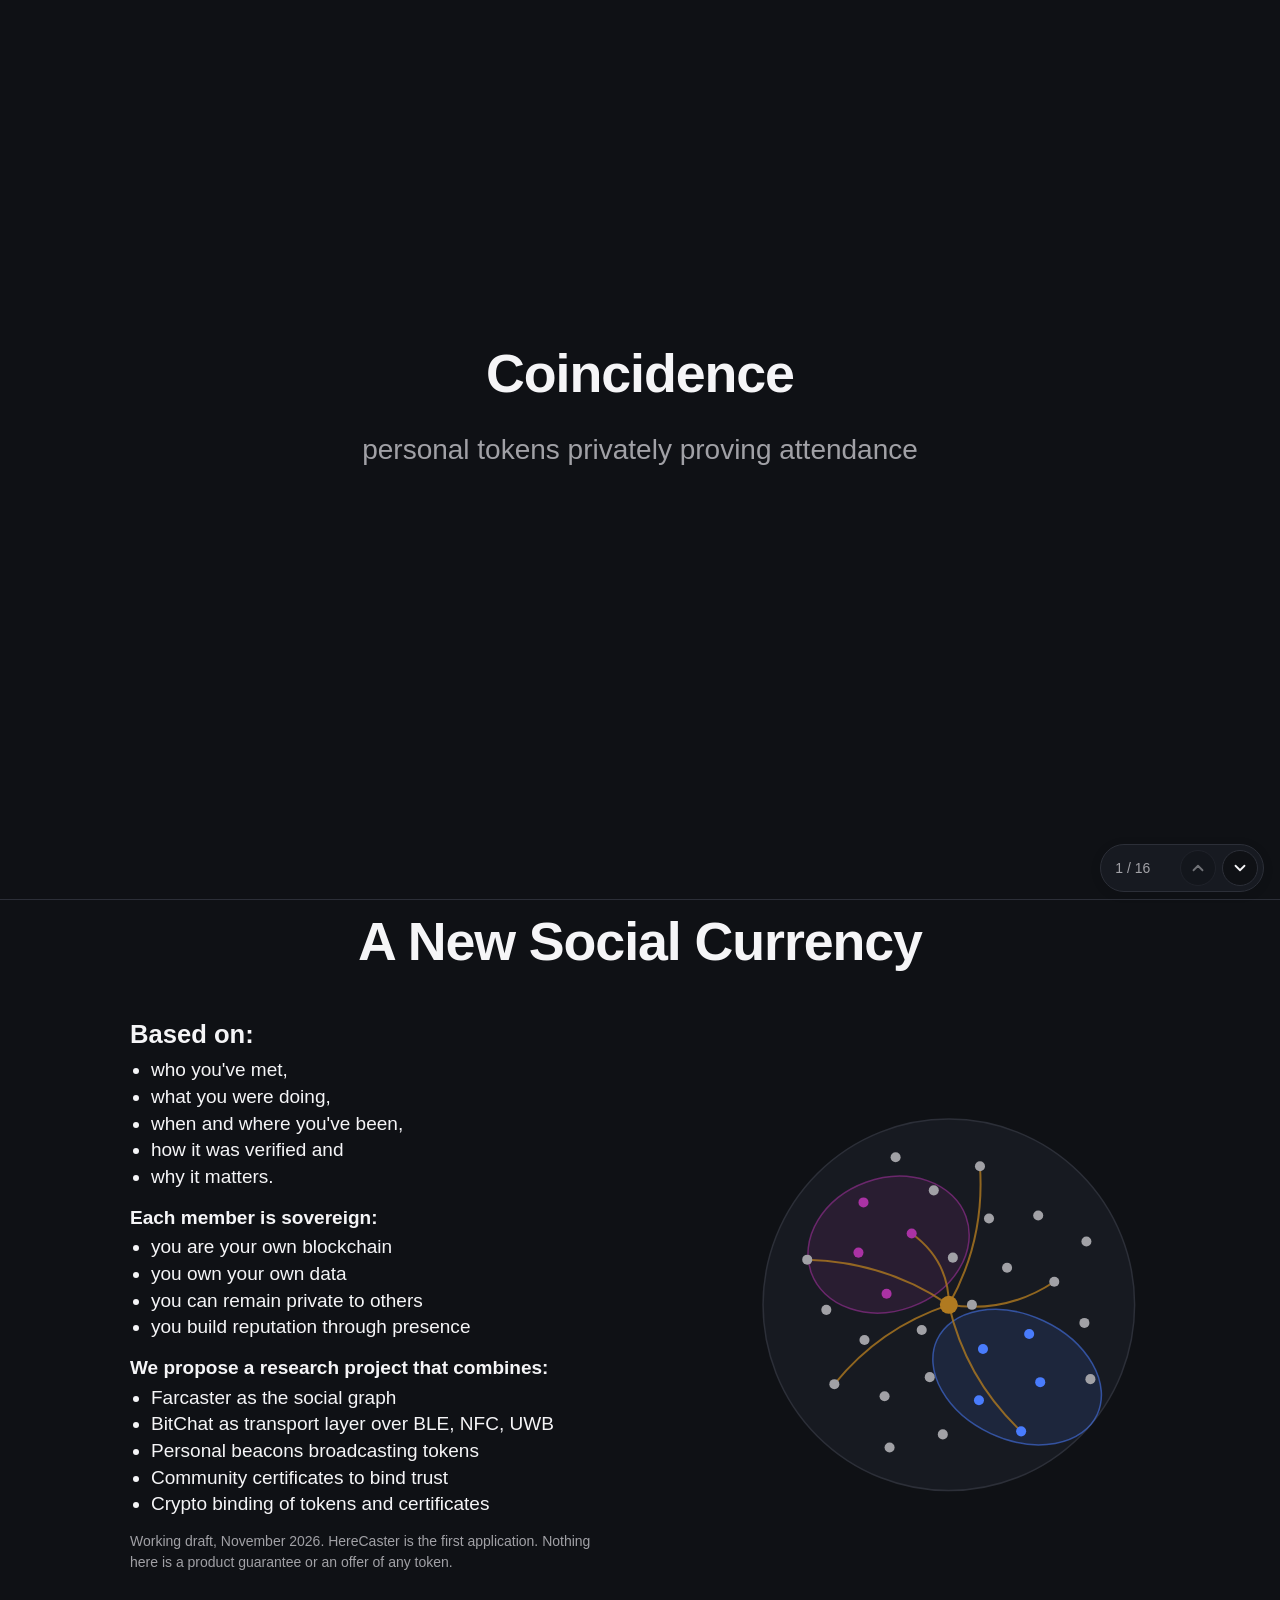
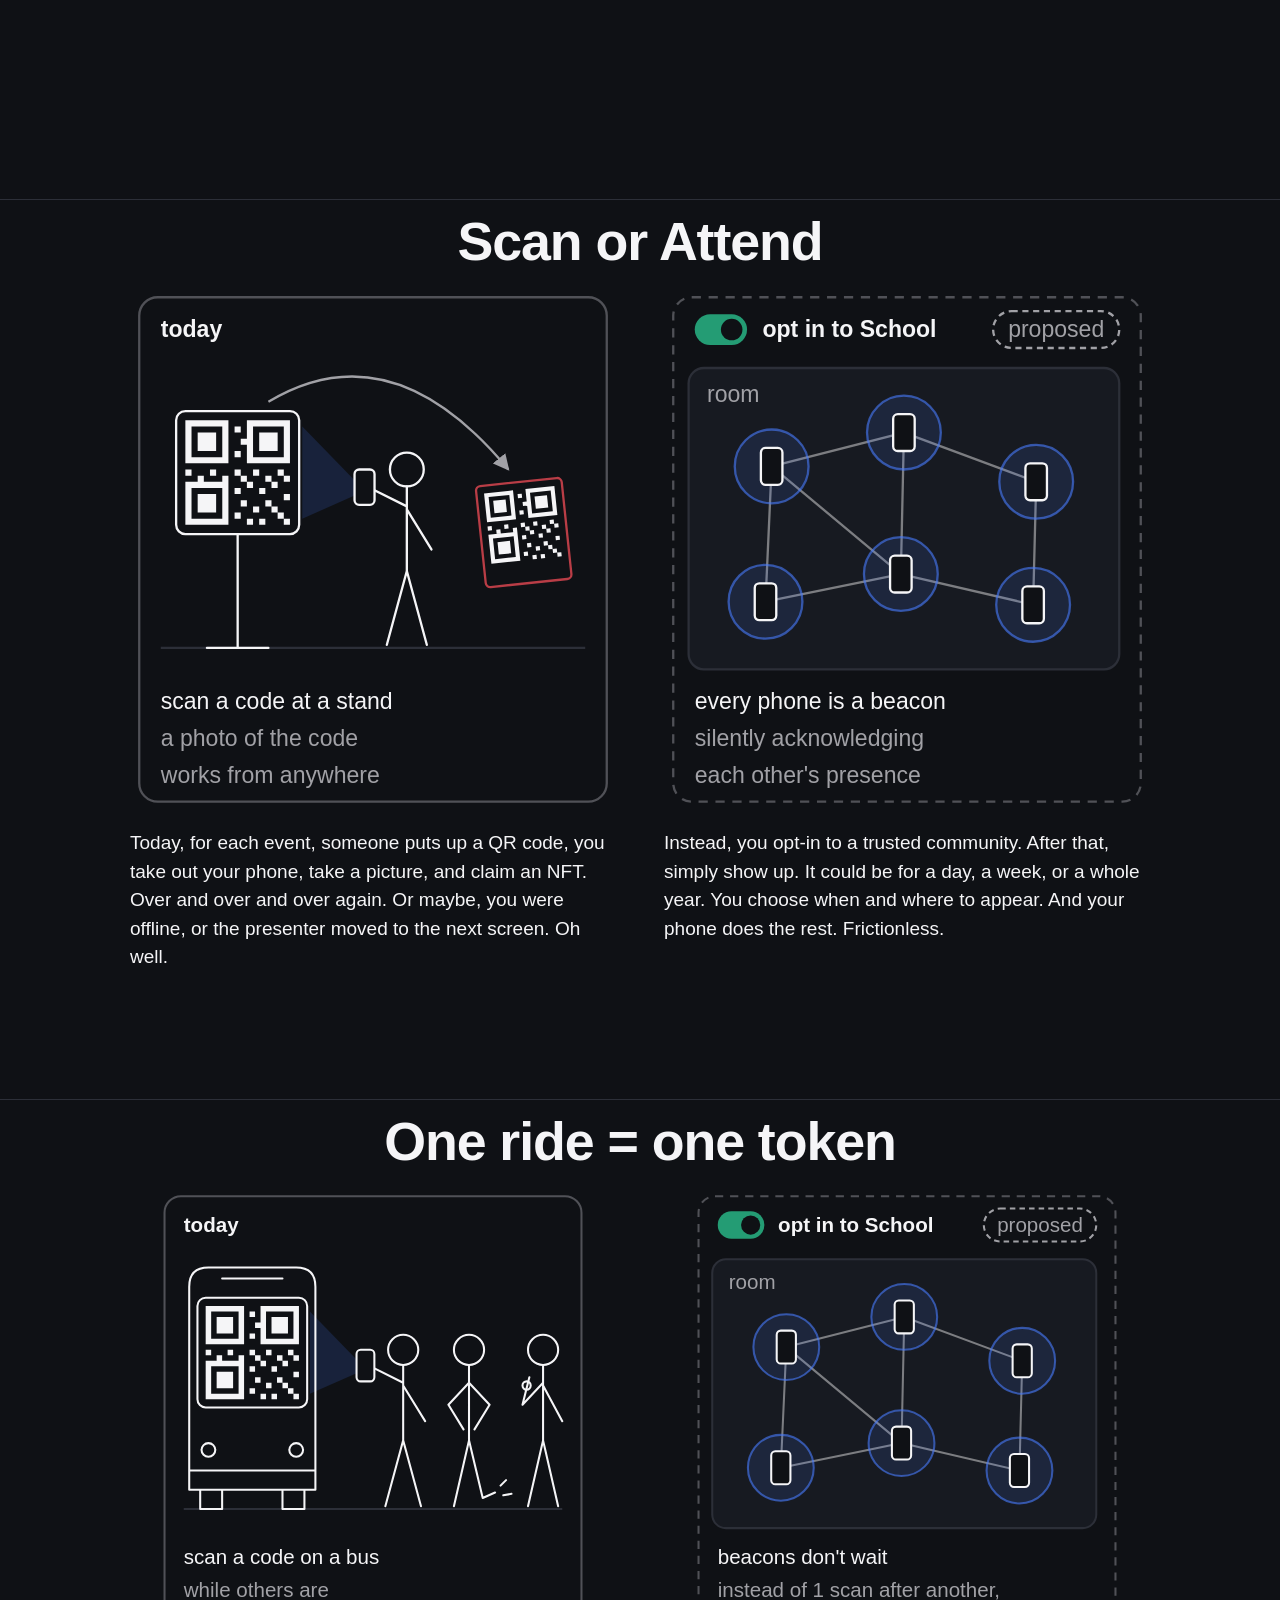
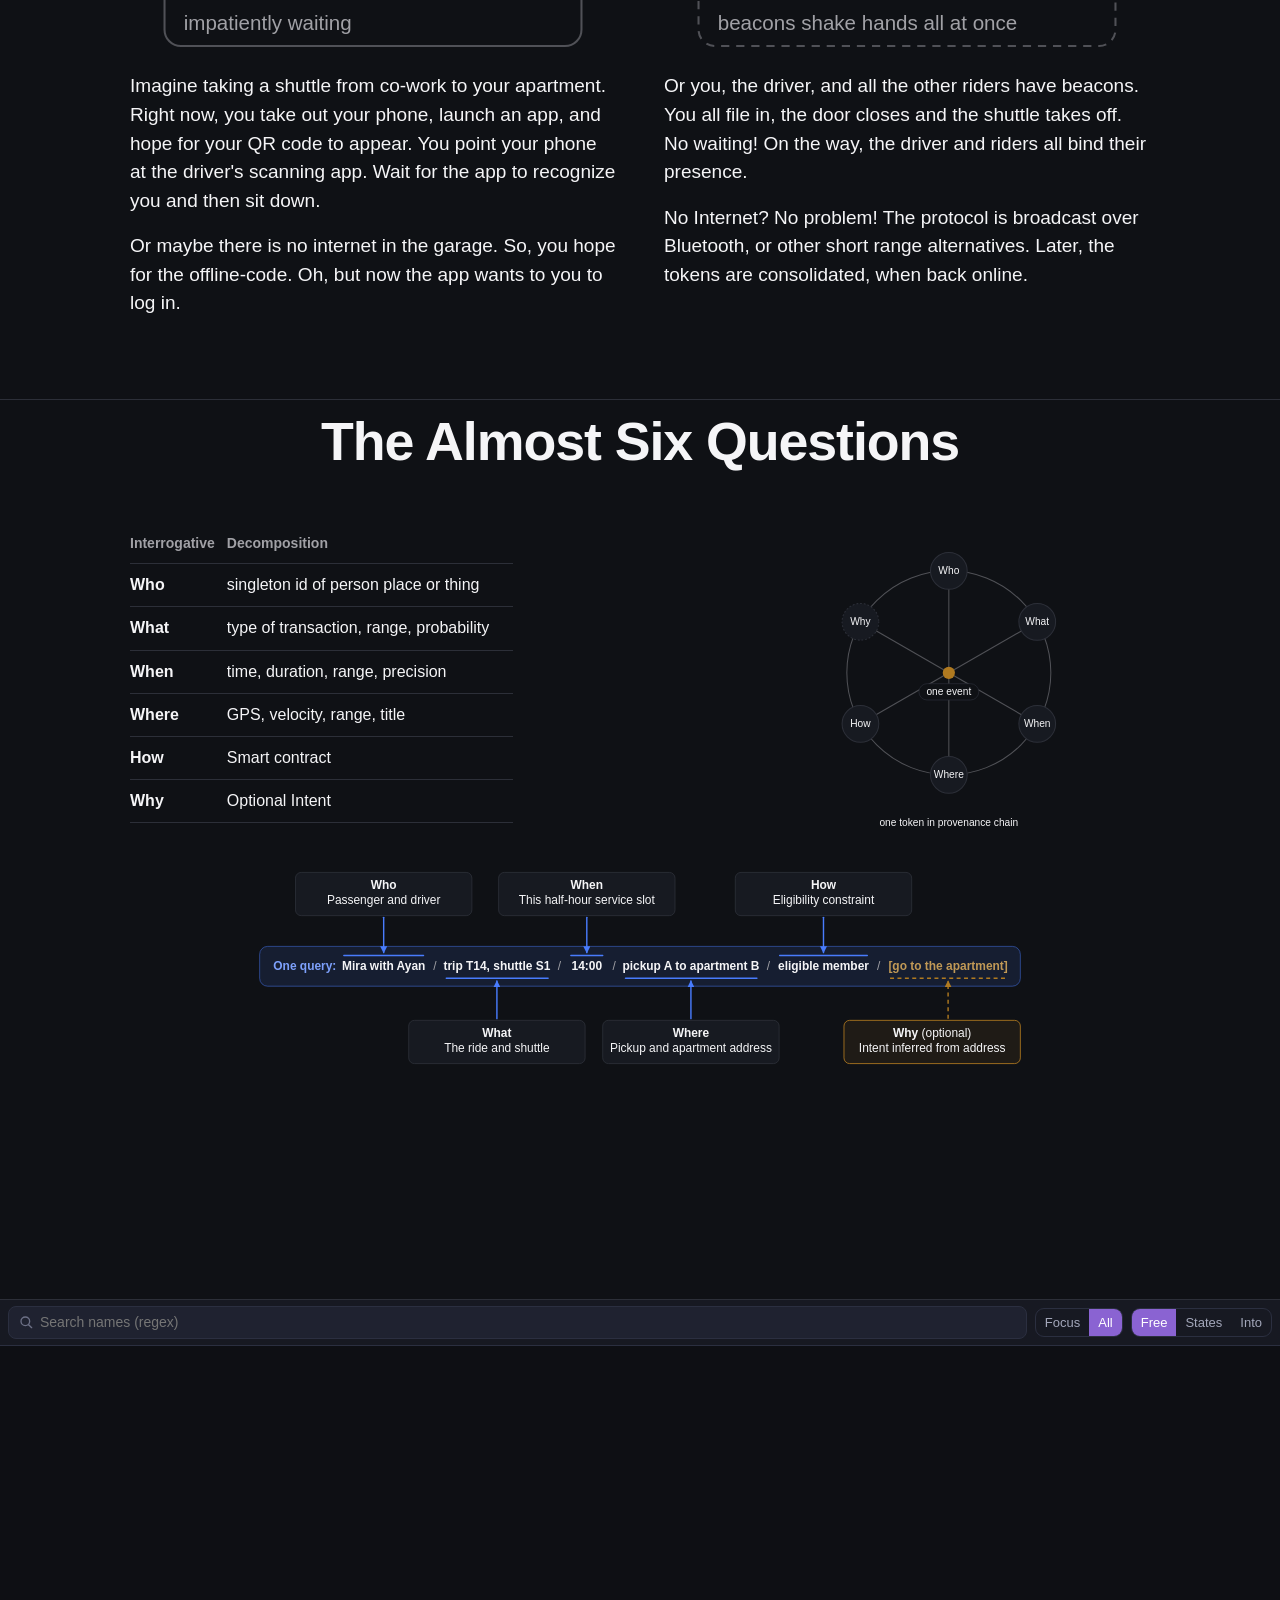
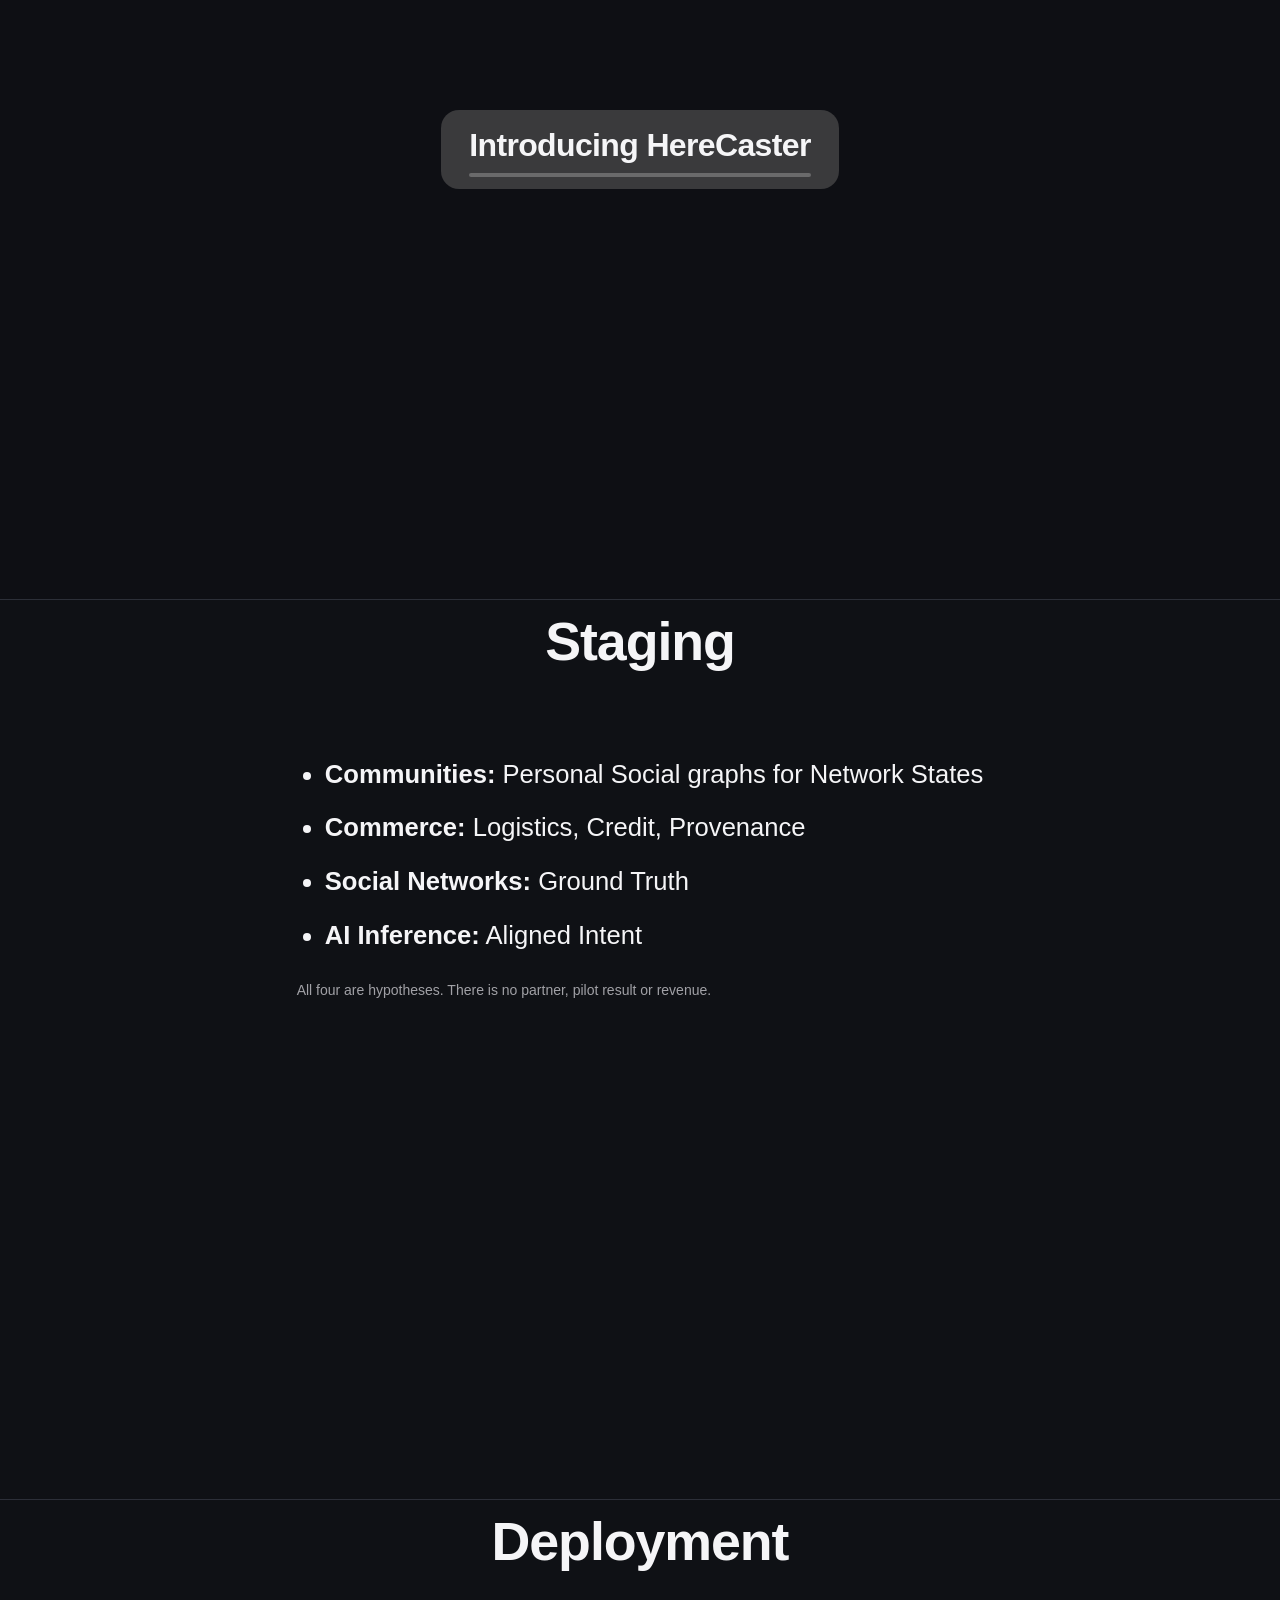
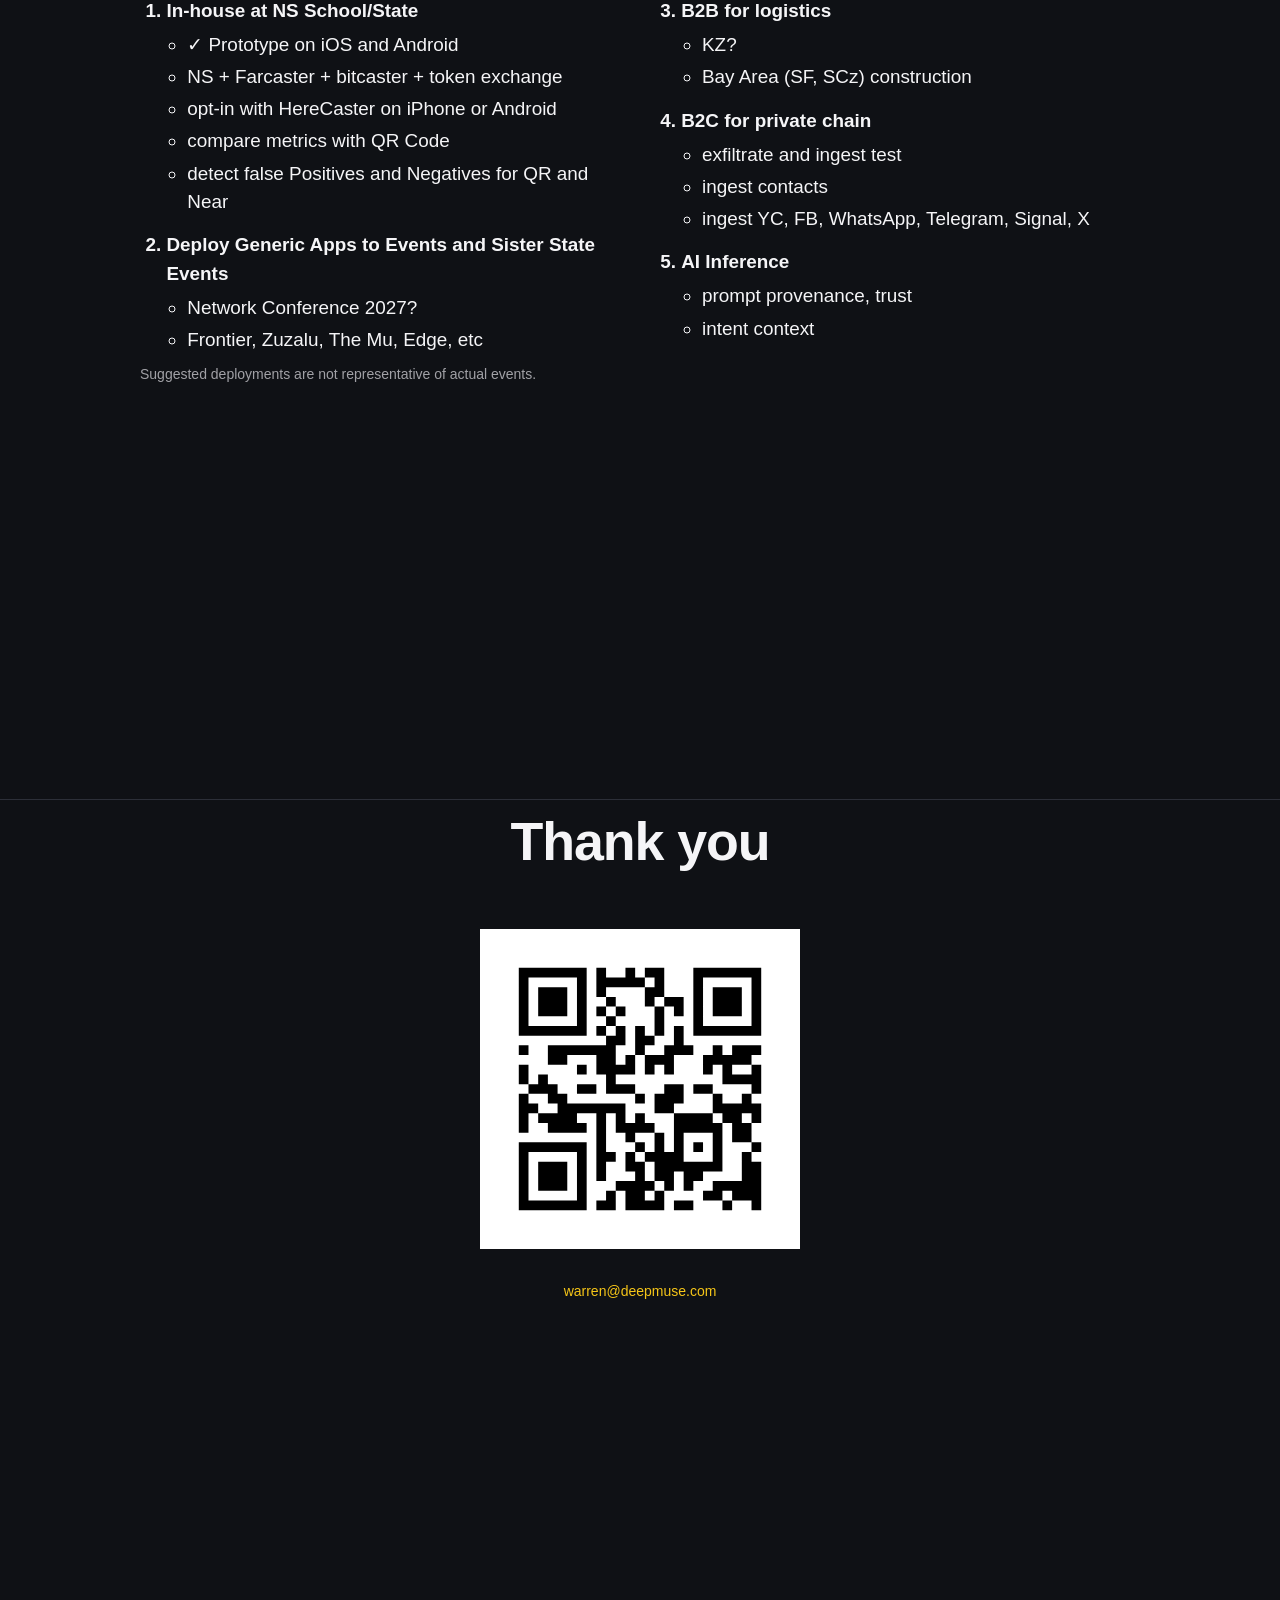
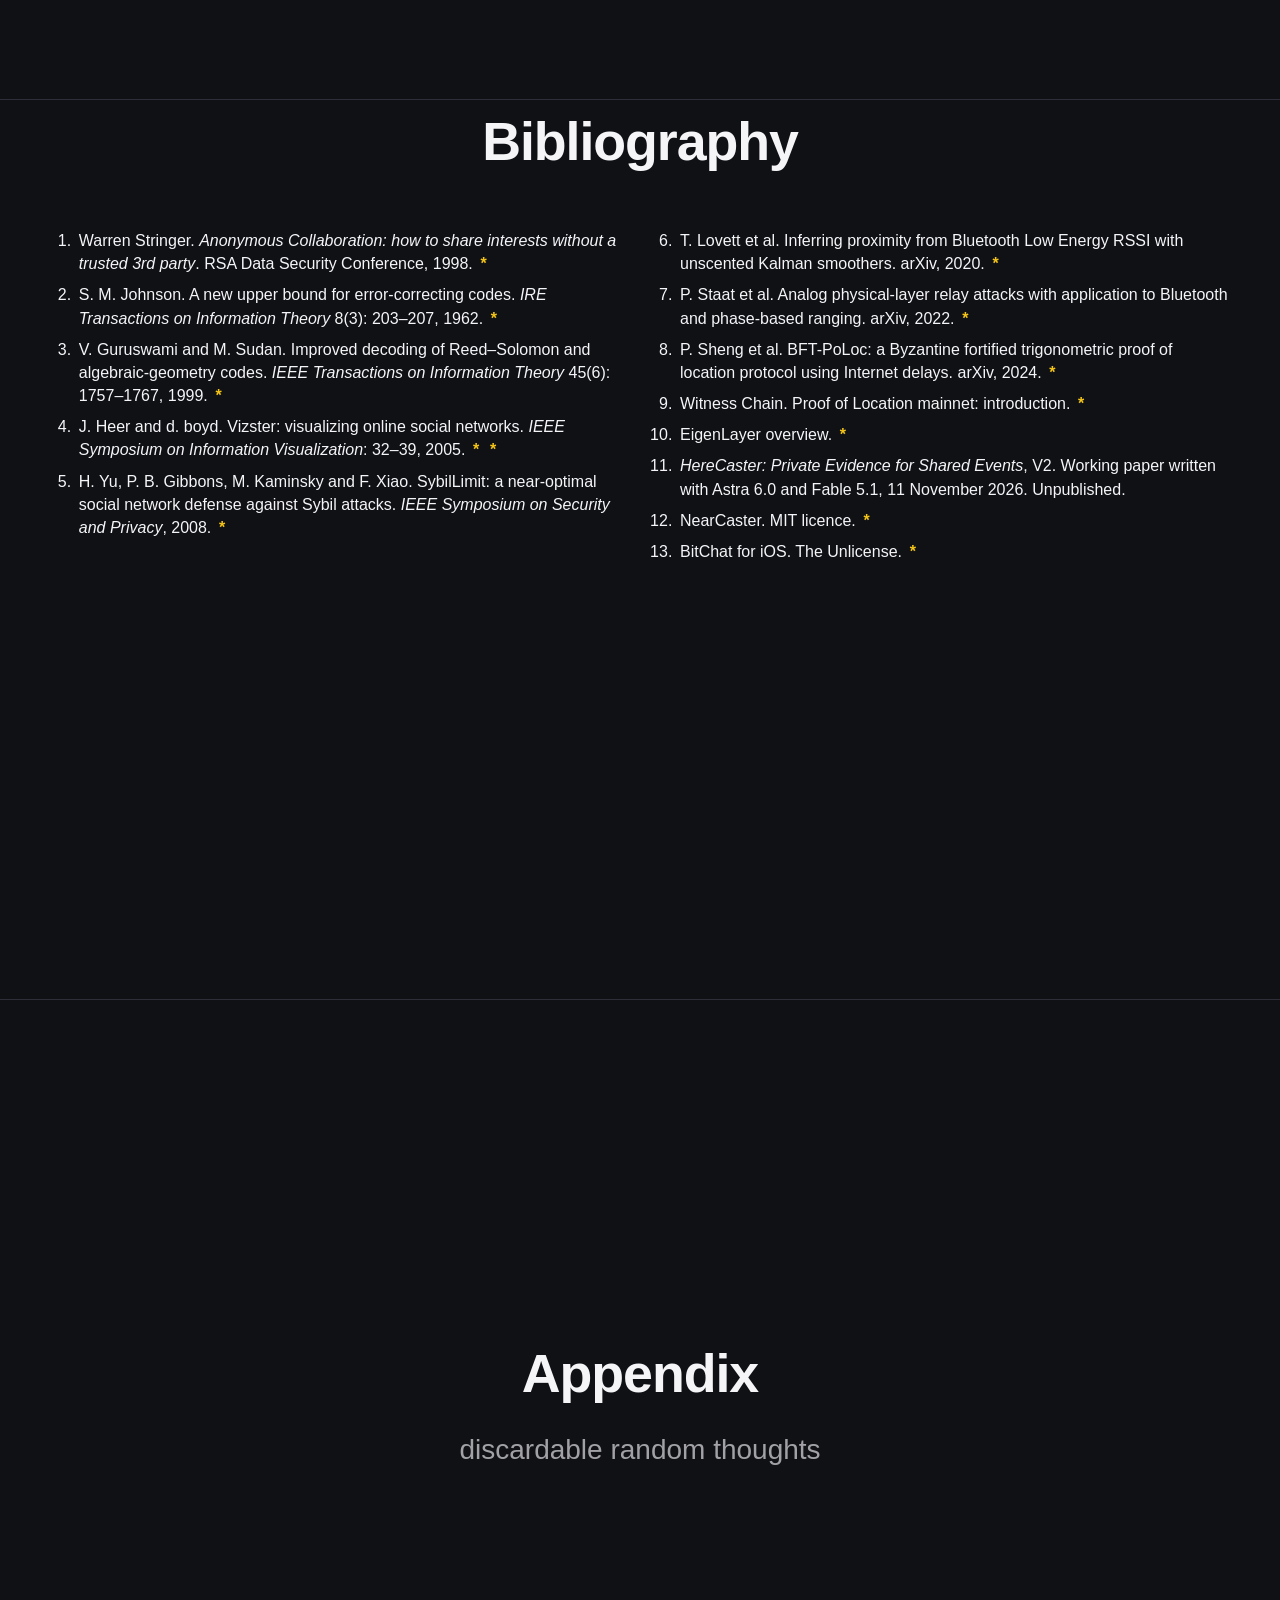
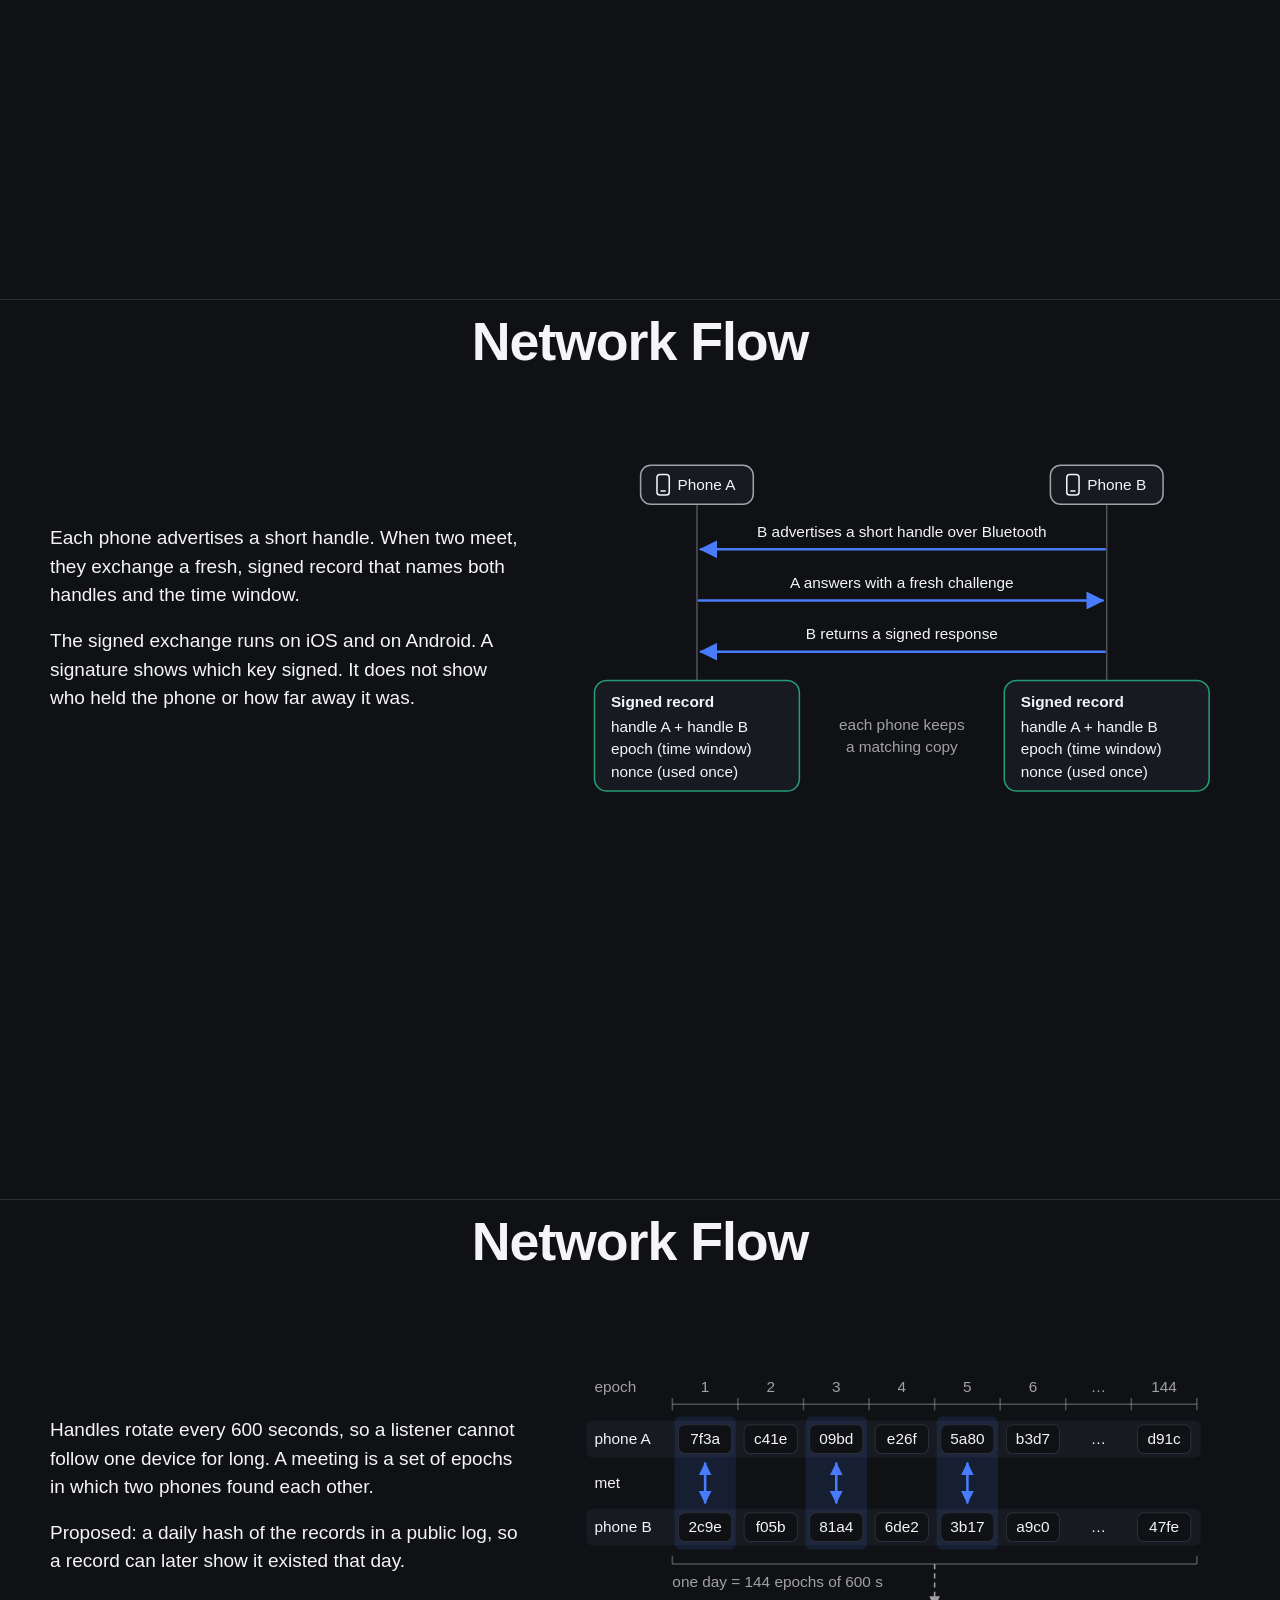
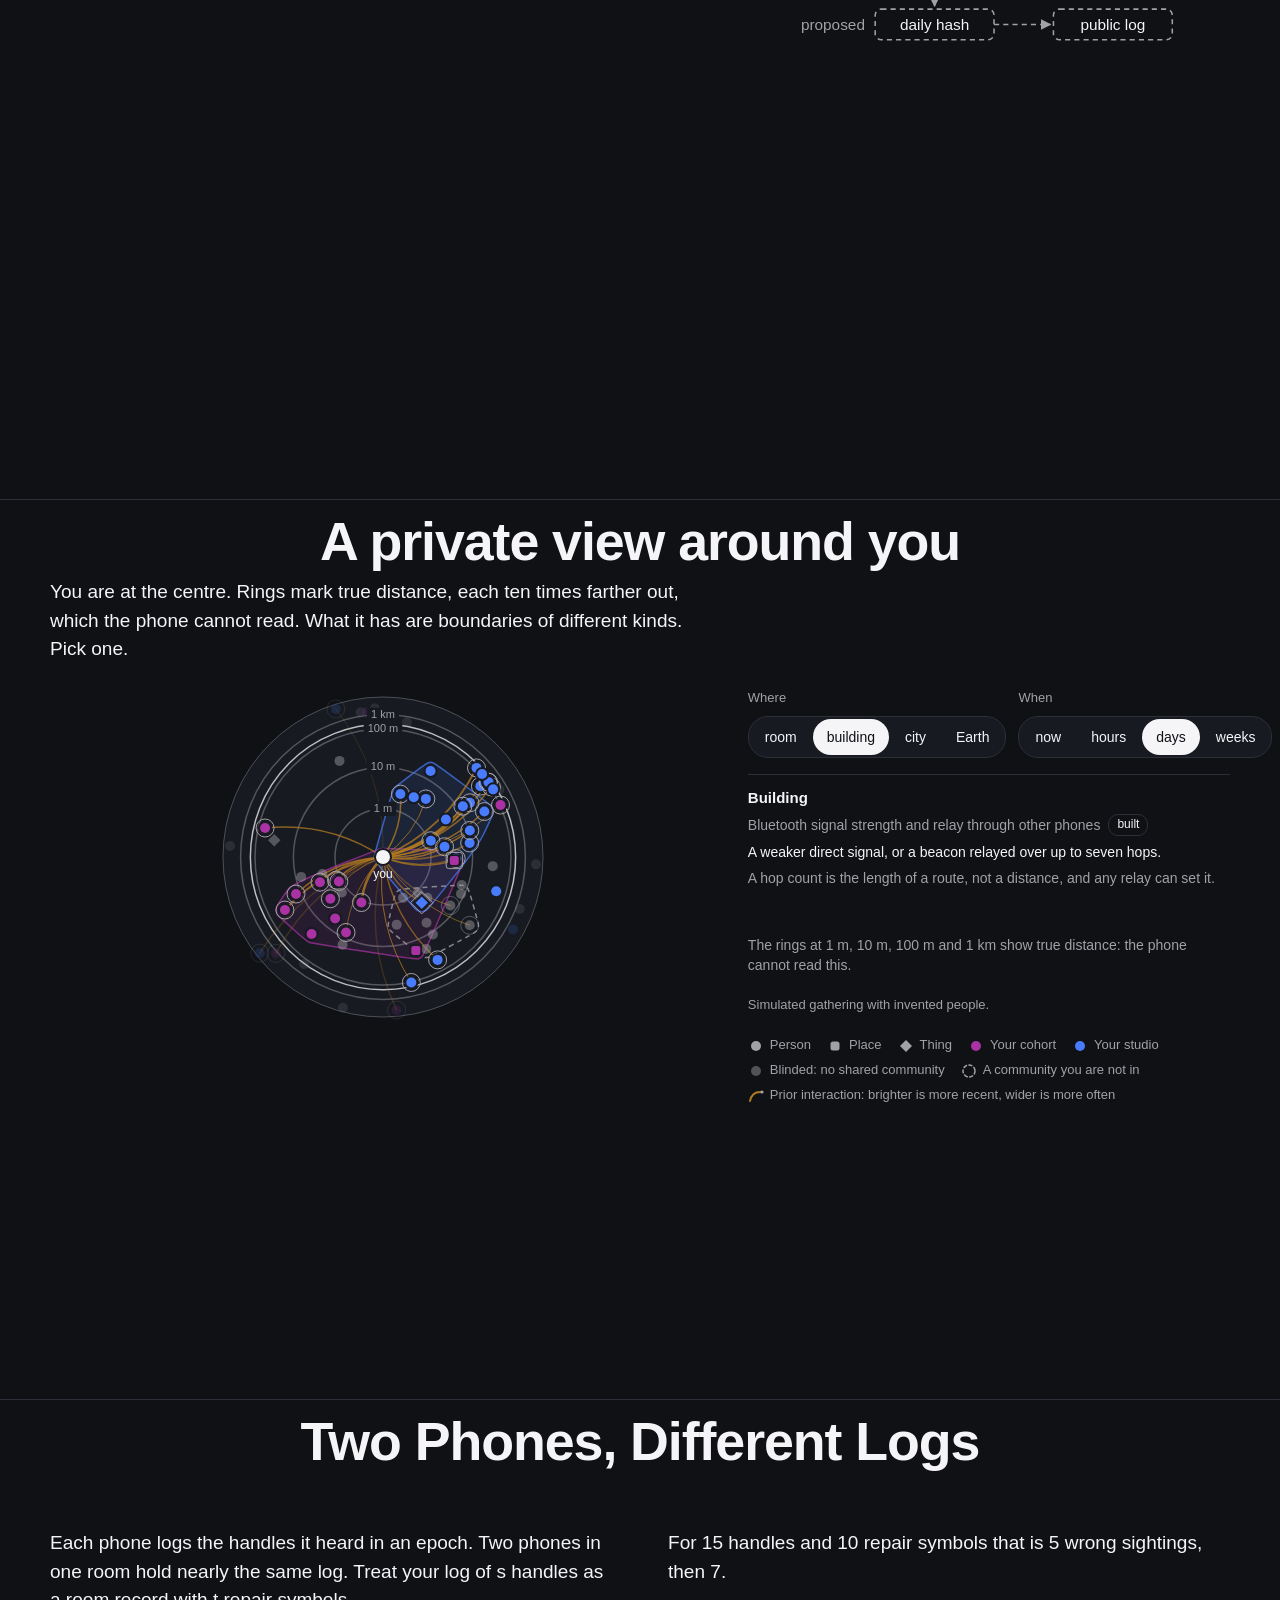
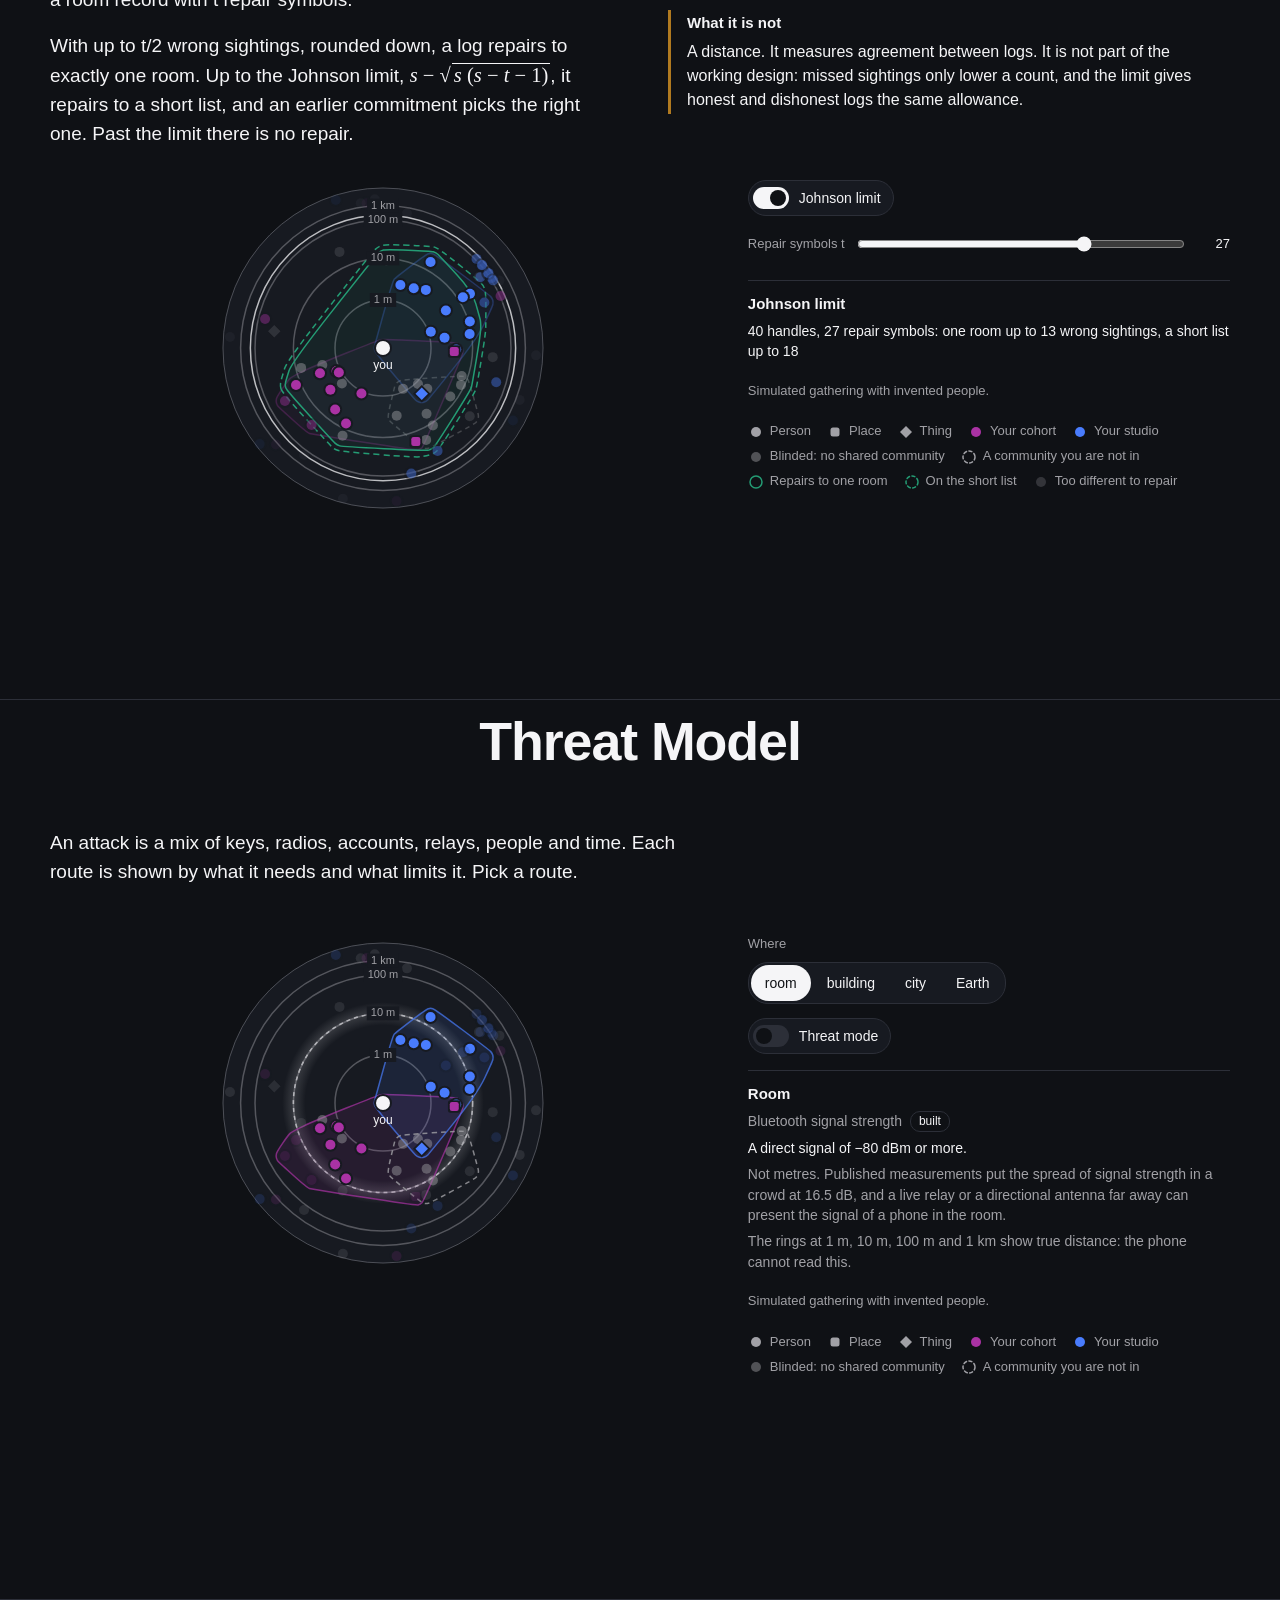
<file: index.html>
<!doctype html>
<html lang="en">
<head>
<meta charset="utf-8">
<meta name="viewport" content="width=device-width, initial-scale=1">
<title>Coincidence: a post-fiat based social currency</title>
<meta name="description" content="A post-fiat based social currency based on: who you've been around, what you were doing, when and where you've been, how it was verified, and why it matters.">
<meta name="color-scheme" content="dark">
<meta name="darkreader-lock">
<link rel="icon" href="data:image/svg+xml,%3Csvg xmlns='http://www.w3.org/2000/svg' viewBox='0 0 32 32'%3E%3Ccircle cx='16' cy='16' r='12' fill='none' stroke='%236e6e73' stroke-width='3'/%3E%3Ccircle cx='16' cy='16' r='4' fill='%23d27830'/%3E%3C/svg%3E">
<link rel="stylesheet" href="site.css">
<link rel="stylesheet" href="petri/petri.css">
<script type="module" src="deck.js"></script>
</head>
<body>
<main id="deck">

<section class="slide solo" id="origin" aria-labelledby="h-origin">
  <div class="slide-inner">
    <header class="slide-head">
      <h2 id="h-origin">Coincidence</h2>
      <p class="appendix-sub">personal tokens privately proving attendance</p>
    </header>
  </div>
</section>
<section class="slide" id="premise" aria-labelledby="h-premise">
  <div class="slide-inner">
    <header class="slide-head">
      <h1 id="h-premise">A New Social Currency</h1>
    </header>
    <div class="text">
      <p class="premise-sub">Based on:</p>
      <ul class="premise-list">
        <li>who you've met,</li>
        <li>what you were doing,</li>
        <li>when and where you've been,</li>
        <li>how it was verified and</li>
        <li>why it matters.</li>
      </ul>
      <p class="premise-lead">Each member is sovereign:</p>
      <ul class="premise-list">
        <li>you are your own blockchain</li>
        <li>you own your own data</li>
        <li>you can remain private to others</li>
        <li>you build reputation through presence</li>
      </ul>
      <p class="premise-lead">We propose a research project that combines:</p>
      <ul class="premise-list">
        <li>Farcaster as the social graph</li>
        <li>BitChat as transport layer over BLE, NFC, UWB</li>
        <li>Personal beacons broadcasting tokens</li>
        <li>Community certificates to bind trust</li>
        <li>Crypto binding of tokens and certificates</li>
      </ul>
      <p class="small">Working draft, November 2026. HereCaster is the first application. Nothing here is a product guarantee or an offer of any token.</p>
    </div>
    <figure class="diagram">
      <svg viewBox="0 0 400 400" role="img" aria-labelledby="t-motif">
        <title id="t-motif">A dish of about thirty beacons with two community membranes, one beacon at the centre and six curved lines of prior interactions reaching out from it.</title>
        <circle class="svg-dish" cx="200" cy="200" r="185"/>
        <ellipse class="svg-mem-cohort" cx="140" cy="140" rx="82" ry="66" transform="rotate(-20 140 140)"/>
        <ellipse class="svg-mem-studio" cx="268" cy="272" rx="88" ry="62" transform="rotate(25 268 272)"/>
        <g class="svg-web">
          <path d="M200 200 Q200 156 163 129"/>
          <path d="M200 200 Q257 209 305 177"/>
          <path d="M200 200 Q236 136 231 62"/>
          <path d="M200 200 Q131 223 86 279"/>
          <path d="M200 200 Q217 274 272 326"/>
          <path d="M200 200 Q137 157 59 155"/>
        </g>
        <g class="svg-dot">
          <circle cx="223" cy="200" r="5"/><circle cx="173" cy="225" r="5"/><circle cx="204" cy="153" r="5"/>
          <circle cx="258" cy="163" r="5"/><circle cx="181" cy="272" r="5"/><circle cx="116" cy="235" r="5"/>
          <circle cx="240" cy="114" r="5"/><circle cx="305" cy="177" r="5"/><circle cx="136" cy="291" r="5"/>
          <circle cx="78" cy="205" r="5"/><circle cx="289" cy="111" r="5"/><circle cx="194" cy="329" r="5"/>
          <circle cx="335" cy="218" r="5"/><circle cx="86" cy="279" r="5"/><circle cx="231" cy="62" r="5"/>
          <circle cx="59" cy="155" r="5"/><circle cx="337" cy="137" r="5"/><circle cx="141" cy="342" r="5"/>
          <circle cx="147" cy="53" r="5"/><circle cx="341" cy="274" r="5"/><circle cx="185" cy="86" r="5"/>
        </g>
        <g class="svg-fill-cohort">
          <circle cx="163" cy="129" r="5"/><circle cx="110" cy="148" r="5"/><circle cx="138" cy="189" r="5"/><circle cx="115" cy="98" r="5"/>
        </g>
        <g class="svg-fill-studio">
          <circle cx="234" cy="244" r="5"/><circle cx="280" cy="229" r="5"/><circle cx="291" cy="277" r="5"/><circle cx="230" cy="295" r="5"/><circle cx="272" cy="326" r="5"/>
        </g>
        <circle class="svg-fill-seed" cx="200" cy="200" r="9"/>
      </svg>
    </figure>
  </div>
</section>
<section class="slide solo split" id="today" aria-labelledby="h-today">
  <div class="slide-inner">
    <div class="pair">
      <div class="pair-col">
        <header class="slide-head">
          <h2 id="h-today">Scan or Attend</h2>
        </header>
        <figure class="diagram">
          <svg viewBox="0 0 316 340" role="img" aria-labelledby="t-today-scan">
            <title id="t-today-scan">A person scans a code on a stand; a photo of that code works from anywhere.</title>
            <defs>
              <marker id="arr-today-copy" viewBox="0 0 10 10" refX="9" refY="5" markerWidth="7" markerHeight="7" orient="auto-start-reverse">
                <path class="svg-fill-ink2" d="M0 0L10 5L0 10Z"/>
              </marker>
            </defs>
            <rect class="svg-today-panel" x="6" y="6" width="304" height="328" rx="12"/>
            <g transform="translate(0 18)">
              <line class="svg-today-ground" x1="20" y1="216" x2="296" y2="216"/>
              <path class="svg-today-beam" d="M146 107L146 117L112 132L112 72Z"/>
              <path class="svg-today-ink" d="M70 142V216M50 216H90"/>
              <rect class="svg-today-box" x="30" y="62" width="80" height="80" rx="6"/>
              <path class="svg-today-qr" transform="translate(36 68)" d="M0 0h28v28h-28z M4 4h20v20h-20z M8 8h12v12h-12z M40 0h28v28h-28z M44 4h20v20h-20z M48 8h12v12h-12z M0 40h28v28h-28z M4 44h20v20h-20z M8 48h12v12h-12z M32 4h4v4h-4z M36 12h4v4h-4z M32 20h4v4h-4z M0 32h4v4h-4z M8 36h4v4h-4z M16 32h4v4h-4z M24 36h4v4h-4z M32 32h4v4h-4z M36 36h4v4h-4z M44 32h4v4h-4z M52 36h4v4h-4z M60 32h4v4h-4z M64 36h4v4h-4z M32 44h4v4h-4z M40 40h4v4h-4z M48 44h4v4h-4z M56 40h4v4h-4z M64 48h4v4h-4z M36 52h4v4h-4z M44 56h4v4h-4z M52 52h4v4h-4z M60 60h4v4h-4z M40 64h4v4h-4z M48 64h4v4h-4z M64 64h4v4h-4z M56 56h4v4h-4z M32 60h4v4h-4z"/>
              <g class="svg-today-ink">
                <circle cx="180" cy="100" r="11"/>
                <path d="M180 111V166M180 166L167 214M180 166L193 214M180 124L158 113M180 126L196 152"/>
              </g>
              <rect class="svg-today-box" x="146" y="100" width="13" height="23" rx="3"/>
              <path class="svg-today-copy" d="M90 56Q170 8 246 100" marker-end="url(#arr-today-copy)"/>
              <g transform="translate(228 108) rotate(-6 28 33)">
                <rect class="svg-today-photo" x="0" y="0" width="56" height="66" rx="3"/>
                <path class="svg-today-qr" transform="translate(5 5) scale(.676)" d="M0 0h28v28h-28z M4 4h20v20h-20z M8 8h12v12h-12z M40 0h28v28h-28z M44 4h20v20h-20z M48 8h12v12h-12z M0 40h28v28h-28z M4 44h20v20h-20z M8 48h12v12h-12z M32 4h4v4h-4z M36 12h4v4h-4z M32 20h4v4h-4z M0 32h4v4h-4z M8 36h4v4h-4z M16 32h4v4h-4z M24 36h4v4h-4z M32 32h4v4h-4z M36 36h4v4h-4z M44 32h4v4h-4z M52 36h4v4h-4z M60 32h4v4h-4z M64 36h4v4h-4z M32 44h4v4h-4z M40 40h4v4h-4z M48 44h4v4h-4z M56 40h4v4h-4z M64 48h4v4h-4z M36 52h4v4h-4z M44 56h4v4h-4z M52 52h4v4h-4z M60 60h4v4h-4z M40 64h4v4h-4z M48 64h4v4h-4z M64 64h4v4h-4z M56 56h4v4h-4z M32 60h4v4h-4z"/>
              </g>
            </g>
            <g class="svg-text">
              <text x="20" y="32" font-weight="600">today</text>
              <text x="20" y="274">scan a code at a stand</text>
            </g>
            <g class="svg-text-2">
              <text x="20" y="298">a photo of the code</text>
              <text x="20" y="322">works from anywhere</text>
            </g>
          </svg>
        </figure>
        <div class="pair-text">
          <p>Today, for each event, someone puts up a QR code, you take out your phone, take a picture, and claim an NFT. Over and over and over again. Or maybe, you were offline,  or the presenter moved to the next screen. Oh well.</p>
        </div>
      </div>
      <div class="pair-col">
        <figure class="diagram">
          <svg viewBox="324 0 316 340" role="img" aria-labelledby="t-today-attend">
            <title id="t-today-attend">After one opt-in, the phones in a room are linked to each other and each phone is a beacon.</title>
            <rect class="svg-today-panel svg-today-proposed" x="330" y="6" width="304" height="328" rx="12"/>
            <rect class="svg-today-on" x="344" y="17" width="34" height="20" rx="10"/>
            <circle class="svg-today-knob" cx="368" cy="27" r="7"/>
            <rect class="svg-today-chip" x="538" y="15" width="82" height="24" rx="12"/>
            <rect class="svg-dish" x="340" y="52" width="280" height="196" rx="10"/>
            <g class="svg-edge">
              <path d="M394 116L480 94L566 126L564 206L478 186L390 204Z M480 94L478 186 M394 116L478 186"/>
            </g>
            <g class="svg-today-halo">
              <circle cx="394" cy="116" r="24"/><circle cx="480" cy="94" r="24"/><circle cx="566" cy="126" r="24"/>
              <circle cx="390" cy="204" r="24"/><circle cx="478" cy="186" r="24"/><circle cx="564" cy="206" r="24"/>
            </g>
            <g class="svg-today-box">
              <rect x="387" y="104" width="14" height="24" rx="3"/><rect x="473" y="82" width="14" height="24" rx="3"/><rect x="559" y="114" width="14" height="24" rx="3"/>
              <rect x="383" y="192" width="14" height="24" rx="3"/><rect x="471" y="174" width="14" height="24" rx="3"/><rect x="557" y="194" width="14" height="24" rx="3"/>
            </g>
            <g class="svg-text">
              <text x="388" y="32" font-weight="600">opt in to School</text>
              <text x="344" y="274">every phone is a beacon</text>
            </g>
            <g class="svg-text-2">
              <text x="579" y="32" text-anchor="middle">proposed</text>
              <text x="352" y="74">room</text>
              <text x="344" y="298">silently acknowledging</text>
              <text x="344" y="322">each other's presence</text>
            </g>
          </svg>
        </figure>
        <div class="pair-text">
          <p>Instead, you opt-in to a trusted community. After that, simply show up. It could be for a day, a week, or a whole year. You choose when and where to appear. And your phone does the rest. Frictionless.</p>
        </div>
      </div>
    </div>
  </div>
</section>
<section class="slide solo split" id="ride" aria-labelledby="h-ride">
  <div class="slide-inner">
    <div class="pair">
      <div class="pair-col">
        <header class="slide-head">
          <h2 id="h-ride">One ride = one token</h2>
        </header>
        <figure class="diagram">
          <svg viewBox="0 0 316 340" role="img" aria-labelledby="t-ride-scan">
            <title id="t-ride-scan">A person scans a code on a bus while two others wait impatiently.</title>
            <rect class="svg-today-panel" x="6" y="6" width="304" height="328" rx="12"/>
            <g transform="translate(0 18)">
              <line class="svg-today-ground" x1="20" y1="216" x2="296" y2="216"/>
              <path class="svg-today-beam" d="M146 107L146 117L112 132L112 72Z"/>
              <path class="svg-today-ink" d="M24 54Q24 40 38 40H102Q116 40 116 54V202H24Z M24 188H116 M32 202V216H48V202 M92 202V216H108V202 M48 48H92"/>
              <circle class="svg-today-ink" cx="38" cy="173" r="5"/><circle class="svg-today-ink" cx="102" cy="173" r="5"/>
              <rect class="svg-today-box" x="30" y="62" width="80" height="80" rx="6"/>
              <path class="svg-today-qr" transform="translate(36 68)" d="M0 0h28v28h-28z M4 4h20v20h-20z M8 8h12v12h-12z M40 0h28v28h-28z M44 4h20v20h-20z M48 8h12v12h-12z M0 40h28v28h-28z M4 44h20v20h-20z M8 48h12v12h-12z M32 4h4v4h-4z M36 12h4v4h-4z M32 20h4v4h-4z M0 32h4v4h-4z M8 36h4v4h-4z M16 32h4v4h-4z M24 36h4v4h-4z M32 32h4v4h-4z M36 36h4v4h-4z M44 32h4v4h-4z M52 36h4v4h-4z M60 32h4v4h-4z M64 36h4v4h-4z M32 44h4v4h-4z M40 40h4v4h-4z M48 44h4v4h-4z M56 40h4v4h-4z M64 48h4v4h-4z M36 52h4v4h-4z M44 56h4v4h-4z M52 52h4v4h-4z M60 60h4v4h-4z M40 64h4v4h-4z M48 64h4v4h-4z M64 64h4v4h-4z M56 56h4v4h-4z M32 60h4v4h-4z"/>
              <g class="svg-today-ink">
                <circle cx="180" cy="100" r="11"/>
                <path d="M180 111V166M180 166L167 214M180 166L193 214M180 124L158 113M180 126L196 152"/>
              </g>
              <rect class="svg-today-box" x="146" y="100" width="13" height="23" rx="3"/>
              <g class="svg-today-ink">
                <circle cx="228" cy="100" r="11"/>
                <path d="M228 111V166M228 166L217 214M228 166L238 208L247 204M228 124L213 140L224 158M228 124L243 140L232 158M251 199l4 -4M253 206l6 -1"/>
                <circle cx="282" cy="100" r="11"/>
                <path d="M282 111V166M282 166L271 214M282 166L293 214M282 124L267 140L272 120M282 126L296 152"/>
                <circle cx="270" cy="126" r="3"/>
              </g>
            </g>
            <g class="svg-text">
              <text x="20" y="32" font-weight="600">today</text>
              <text x="20" y="274">scan a code on a bus</text>
            </g>
            <g class="svg-text-2">
              <text x="20" y="298">while others are</text>
              <text x="20" y="322">impatiently waiting</text>
            </g>
          </svg>
        </figure>
        <div class="pair-text">
          <p>Imagine taking a shuttle from co-work to your apartment. Right now, you take out your phone, launch an app, and hope for your QR code to appear. You point your phone at the driver's scanning app. Wait for the app to recognize you and then sit down.</p>
          <p>Or maybe there is no internet in the garage. So, you hope for the offline-code. Oh, but now the app wants to you to log in.</p>
        </div>
      </div>
      <div class="pair-col">
        <figure class="diagram">
          <svg viewBox="324 0 316 340" role="img" aria-labelledby="t-ride-attend">
            <title id="t-ride-attend">After one opt-in, the phones in a room are linked to each other and each phone is a beacon.</title>
            <rect class="svg-today-panel svg-today-proposed" x="330" y="6" width="304" height="328" rx="12"/>
            <rect class="svg-today-on" x="344" y="17" width="34" height="20" rx="10"/>
            <circle class="svg-today-knob" cx="368" cy="27" r="7"/>
            <rect class="svg-today-chip" x="538" y="15" width="82" height="24" rx="12"/>
            <rect class="svg-dish" x="340" y="52" width="280" height="196" rx="10"/>
            <g class="svg-edge">
              <path d="M394 116L480 94L566 126L564 206L478 186L390 204Z M480 94L478 186 M394 116L478 186"/>
            </g>
            <g class="svg-today-halo">
              <circle cx="394" cy="116" r="24"/><circle cx="480" cy="94" r="24"/><circle cx="566" cy="126" r="24"/>
              <circle cx="390" cy="204" r="24"/><circle cx="478" cy="186" r="24"/><circle cx="564" cy="206" r="24"/>
            </g>
            <g class="svg-today-box">
              <rect x="387" y="104" width="14" height="24" rx="3"/><rect x="473" y="82" width="14" height="24" rx="3"/><rect x="559" y="114" width="14" height="24" rx="3"/>
              <rect x="383" y="192" width="14" height="24" rx="3"/><rect x="471" y="174" width="14" height="24" rx="3"/><rect x="557" y="194" width="14" height="24" rx="3"/>
            </g>
            <g class="svg-text">
              <text x="388" y="32" font-weight="600">opt in to School</text>
              <text x="344" y="274">beacons don't wait</text>
            </g>
            <g class="svg-text-2">
              <text x="579" y="32" text-anchor="middle">proposed</text>
              <text x="352" y="74">room</text>
              <text x="344" y="298">instead of 1 scan after another,</text>
              <text x="344" y="322">beacons shake hands all at once</text>
            </g>
          </svg>
        </figure>
        <div class="pair-text">
          <p>Or you, the driver, and all the other riders have beacons. You all file in, the door closes and the shuttle takes off. No waiting! On the way, the driver and riders all bind their presence.</p>
          <p>No Internet? No problem! The protocol is broadcast over Bluetooth, or other short range alternatives. Later, the tokens are consolidated, when back online.</p>
        </div>
      </div>
    </div>
  </div>
</section>
<section class="slide" id="questions" aria-labelledby="h-questions">
  <div class="slide-inner">
    <header class="slide-head">
      <h2 id="h-questions">The Almost Six Questions</h2>
    </header>
    <div class="text">
      <div class="table-wrap">
        <table>
          <thead><tr><th scope="col">Interrogative</th><th scope="col">Decomposition</th></tr></thead>
          <tbody>
            <tr><th scope="row">Who</th><td>singleton id of person place or thing</td></tr>
            <tr><th scope="row">What</th><td>type of transaction, range, probability</td></tr>
            <tr><th scope="row">When</th><td>time, duration, range, precision</td></tr>
            <tr><th scope="row">Where</th><td>GPS, velocity, range, title</td></tr>
            <tr><th scope="row">How</th><td>Smart contract</td></tr>
            <tr><th scope="row">Why</th><td>Optional Intent</td></tr>
          </tbody>
        </table>
      </div>
    </div>
    <figure class="diagram">
      <svg viewBox="0 0 420 450" role="img" aria-labelledby="t-six">
        <title id="t-six">Six nodes on a ring, labelled who, what, when, where, how and why, each joined to one centre dot labelled one event. Below: one token in provenance chain.</title>
        <circle class="svg-ring" cx="210" cy="210" r="150"/>
        <g class="svg-spoke">
          <line x1="210" y1="210" x2="210" y2="60"/><line x1="210" y1="210" x2="340" y2="135"/>
          <line x1="210" y1="210" x2="340" y2="285"/><line x1="210" y1="210" x2="210" y2="360"/>
          <line x1="210" y1="210" x2="80" y2="285"/><line x1="210" y1="210" x2="80" y2="135"/>
        </g>
        <g class="svg-node">
          <circle cx="210" cy="60" r="27"/><circle cx="340" cy="135" r="27"/><circle cx="340" cy="285" r="27"/>
          <circle cx="210" cy="360" r="27"/><circle cx="80" cy="285" r="27"/><circle class="svg-node-why" cx="80" cy="135" r="27"/>
        </g>
        <g class="svg-text" text-anchor="middle">
          <text x="210" y="65">Who</text><text x="340" y="140">What</text><text x="340" y="290">When</text>
          <text x="210" y="365">Where</text><text x="80" y="290">How</text><text x="80" y="140">Why</text>
        </g>
        <circle class="svg-fill-seed" cx="210" cy="210" r="9"/>
        <rect class="svg-chip" x="166" y="226" width="88" height="24" rx="12"/>
        <text class="svg-text" x="210" y="243" text-anchor="middle">one event</text>
        <text class="svg-text" x="210" y="436" text-anchor="middle">one token in provenance chain</text>
      </svg>
    </figure>
    <figure class="diagram query">
      <svg viewBox="0 0 1357 348" role="img" aria-labelledby="t-ride">
        <title id="t-ride">One query about a shuttle ride on a single line: Mira with Ayan, trip T14 and shuttle S1, 14:00, pickup A to apartment B, eligible member, and an optional intent in brackets. Cards for who, when and how sit above their parts of the line; cards for what, where and the optional why sit below theirs. Each arrow points at its own part.</title>
        <defs>
          <marker id="arr-ride-studio" viewBox="0 0 10 10" refX="9" refY="5" markerWidth="5" markerHeight="5" orient="auto-start-reverse">
            <path class="svg-fill-studio" d="M0 0L10 5L0 10Z"/>
          </marker>
          <marker id="arr-ride-seed" viewBox="0 0 10 10" refX="9" refY="5" markerWidth="5" markerHeight="5" orient="auto-start-reverse">
            <path class="svg-fill-seed" d="M0 0L10 5L0 10Z"/>
          </marker>
        </defs>
        <rect class="svg-ride-card" x="73" y="6" width="310" height="76" rx="10"/>
        <text class="svg-ride-t svg-ride-b" x="228" y="36" text-anchor="middle">Who</text>
        <text class="svg-ride-t" x="228" y="62" text-anchor="middle">Passenger and driver</text>
        <rect class="svg-ride-card" x="430" y="6" width="310" height="76" rx="10"/>
        <text class="svg-ride-t svg-ride-b" x="585" y="36" text-anchor="middle">When</text>
        <text class="svg-ride-t" x="585" y="62" text-anchor="middle">This half-hour service slot</text>
        <rect class="svg-ride-card" x="846" y="6" width="310" height="76" rx="10"/>
        <text class="svg-ride-t svg-ride-b" x="1001" y="36" text-anchor="middle">How</text>
        <text class="svg-ride-t" x="1001" y="62" text-anchor="middle">Eligibility constraint</text>
        <rect class="svg-mem-studio" x="10" y="136" width="1337" height="70" rx="14"/>
        <text class="svg-ride-head" x="34" y="178">One query:</text>
        <text class="svg-ride-t svg-ride-b" x="228" y="178" text-anchor="middle">Mira with Ayan</text>
        <text class="svg-ride-t svg-ride-b" x="427" y="178" text-anchor="middle">trip T14, shuttle S1</text>
        <text class="svg-ride-t svg-ride-b" x="585" y="178" text-anchor="middle">14:00</text>
        <text class="svg-ride-t svg-ride-b" x="768" y="178" text-anchor="middle">pickup A to apartment B</text>
        <text class="svg-ride-t svg-ride-b" x="1001" y="178" text-anchor="middle">eligible member</text>
        <text class="svg-ride-why svg-ride-b" x="1220" y="178" text-anchor="middle">[go to the apartment]</text>
        <g class="svg-ride-sep">
          <text x="318" y="178" text-anchor="middle">/</text>
          <text x="537" y="178" text-anchor="middle">/</text>
          <text x="633" y="178" text-anchor="middle">/</text>
          <text x="904" y="178" text-anchor="middle">/</text>
          <text x="1098" y="178" text-anchor="middle">/</text>
        </g>
        <rect class="svg-ride-card" x="272" y="266" width="310" height="76" rx="10"/>
        <text class="svg-ride-t svg-ride-b" x="427" y="296" text-anchor="middle">What</text>
        <text class="svg-ride-t" x="427" y="322" text-anchor="middle">The ride and shuttle</text>
        <rect class="svg-ride-card" x="613" y="266" width="310" height="76" rx="10"/>
        <text class="svg-ride-t svg-ride-b" x="768" y="296" text-anchor="middle">Where</text>
        <text class="svg-ride-t" x="768" y="322" text-anchor="middle">Pickup and apartment address</text>
        <rect class="svg-ride-card-why" x="1037" y="266" width="310" height="76" rx="10"/>
        <text class="svg-ride-t" x="1192" y="296" text-anchor="middle"><tspan class="svg-ride-b">Why</tspan> (optional)</text>
        <text class="svg-ride-t" x="1192" y="322" text-anchor="middle">Intent inferred from address</text>
        <g class="svg-ride-arrow">
          <line x1="158" y1="152" x2="298" y2="152"/>
          <line x1="557" y1="152" x2="613" y2="152"/>
          <line x1="924" y1="152" x2="1078" y2="152"/>
          <line x1="338" y1="192" x2="517" y2="192"/>
          <line x1="653" y1="192" x2="884" y2="192"/>
          <line x1="228" y1="85" x2="228" y2="147" marker-end="url(#arr-ride-studio)"/>
          <line x1="585" y1="85" x2="585" y2="147" marker-end="url(#arr-ride-studio)"/>
          <line x1="1001" y1="85" x2="1001" y2="147" marker-end="url(#arr-ride-studio)"/>
          <line x1="427" y1="263" x2="427" y2="197" marker-end="url(#arr-ride-studio)"/>
          <line x1="768" y1="263" x2="768" y2="197" marker-end="url(#arr-ride-studio)"/>
        </g>
        <line class="svg-ride-arrow-why" x1="1118" y1="192" x2="1323" y2="192"/>
        <line class="svg-ride-arrow-why" x1="1220" y1="263" x2="1220" y2="197" marker-end="url(#arr-ride-seed)"/>
      </svg>
    </figure>
  </div>
</section>
<section class="slide solo" id="here" aria-labelledby="h-here">
  <div class="slide-inner">
    <header class="slide-head">
      <h2 id="h-here">Introducing HereCaster</h2>
    </header>
    <div class="demo-box" data-demo="demo/" aria-busy="true">
      <img class="zfold" src="img/herecaster-zfold.png" width="1128" height="1252" alt="HereCaster on a Z Fold8 with test data: the All view with community hulls around you and the Network State card open, the When slider at the bottom left set to year, the tabs Graph, Near, Tokens and Cast in the middle, and the Where slider at the bottom right set to building">
    </div>
  </div>
</section>
<section class="slide solo" id="applies" aria-labelledby="h-applies">
  <div class="slide-inner">
    <header class="slide-head">
      <h2 id="h-applies">Staging</h2>
    </header>
    <div class="text">
      <ul class="plain">
        <li><strong>Communities:</strong> Personal Social graphs for Network States</li>
        <li><strong>Commerce:</strong> Logistics, Credit, Provenance</li>
        <li><strong>Social Networks:</strong> Ground Truth</li>
        <li><strong>AI Inference:</strong> Aligned Intent</li>
      </ul>
      <p class="small">All four are hypotheses. There is no partner, pilot result or revenue.</p>
    </div>
  </div>
</section>
<section class="slide solo" id="staging" aria-labelledby="h-staging">
  <div class="slide-inner">
    <header class="slide-head">
      <h2 id="h-staging">Deployment</h2>
    </header>
    <div class="text">
      <ol class="steps">
        <li>In-house at NS School/State
          <ul>
            <li>✓ Prototype on iOS and Android</li>
            <li>NS + Farcaster + bitcaster + token exchange</li>
            <li>opt-in with HereCaster on iPhone or Android</li>
            <li>compare metrics with QR Code</li>
            <li>detect false Positives and Negatives for QR and Near</li>
          </ul>
        </li>
        <li>Deploy Generic Apps to Events and Sister State Events
          <ul>
            <li>Network Conference 2027?</li>
            <li>Frontier, Zuzalu, The Mu, Edge, etc</li>
          </ul>
        </li>
        <li>B2B for logistics
          <ul>
            <li>KZ?</li>
            <li>Bay Area (SF, SCz) construction</li>
          </ul>
        </li>
        <li>B2C for private chain
          <ul>
            <li>exfiltrate and ingest test</li>
            <li>ingest contacts</li>
            <li>ingest YC, FB, WhatsApp, Telegram, Signal, X</li>
          </ul>
        </li>
        <li>AI Inference
          <ul>
            <li>prompt provenance, trust</li>
            <li>intent context</li>
          </ul>
        </li>
      </ol>
      <p class="small">Suggested deployments are not representative of actual events.</p>
    </div>
  </div>
</section>
<section class="slide solo" id="contact" aria-labelledby="h-contact">
  <div class="slide-inner">
    <header class="slide-head">
      <h2 id="h-contact">Thank you</h2>
    </header>
    <a class="qr" href="https://coincidence.org/" aria-label="coincidence.org">
      <svg viewBox="-4 -4 33 33" aria-hidden="true"><rect x="-4" y="-4" width="33" height="33" class="qr-bg"/><path d="M0 0h7v1h-7zM8 0h1v1h-1zM11 0h1v1h-1zM13 0h2v1h-2zM18 0h7v1h-7zM0 1h1v1h-1zM6 1h1v1h-1zM8 1h5v1h-5zM14 1h1v1h-1zM18 1h1v1h-1zM24 1h1v1h-1zM0 2h1v1h-1zM2 2h3v1h-3zM6 2h1v1h-1zM8 2h1v1h-1zM13 2h2v1h-2zM18 2h1v1h-1zM20 2h3v1h-3zM24 2h1v1h-1zM0 3h1v1h-1zM2 3h3v1h-3zM6 3h1v1h-1zM9 3h1v1h-1zM13 3h1v1h-1zM15 3h2v1h-2zM18 3h1v1h-1zM20 3h3v1h-3zM24 3h1v1h-1zM0 4h1v1h-1zM2 4h3v1h-3zM6 4h1v1h-1zM8 4h1v1h-1zM10 4h1v1h-1zM14 4h1v1h-1zM16 4h1v1h-1zM18 4h1v1h-1zM20 4h3v1h-3zM24 4h1v1h-1zM0 5h1v1h-1zM6 5h1v1h-1zM9 5h1v1h-1zM14 5h1v1h-1zM18 5h1v1h-1zM24 5h1v1h-1zM0 6h7v1h-7zM8 6h1v1h-1zM10 6h1v1h-1zM12 6h1v1h-1zM14 6h1v1h-1zM16 6h1v1h-1zM18 6h7v1h-7zM9 7h2v1h-2zM12 7h2v1h-2zM16 7h1v1h-1zM0 8h1v1h-1zM3 8h7v1h-7zM12 8h1v1h-1zM15 8h3v1h-3zM20 8h1v1h-1zM22 8h3v1h-3zM3 9h2v1h-2zM8 9h2v1h-2zM11 9h1v1h-1zM13 9h3v1h-3zM19 9h5v1h-5zM0 10h1v1h-1zM6 10h1v1h-1zM8 10h4v1h-4zM13 10h1v1h-1zM15 10h1v1h-1zM19 10h1v1h-1zM21 10h1v1h-1zM24 10h1v1h-1zM0 11h1v1h-1zM2 11h1v1h-1zM9 11h1v1h-1zM21 11h4v1h-4zM1 12h3v1h-3zM6 12h2v1h-2zM9 12h3v1h-3zM15 12h2v1h-2zM18 12h2v1h-2zM24 12h1v1h-1zM0 13h1v1h-1zM3 13h2v1h-2zM12 13h1v1h-1zM14 13h3v1h-3zM20 13h1v1h-1zM23 13h1v1h-1zM0 14h2v1h-2zM4 14h7v1h-7zM14 14h2v1h-2zM20 14h5v1h-5zM0 15h1v1h-1zM2 15h4v1h-4zM8 15h1v1h-1zM10 15h1v1h-1zM12 15h1v1h-1zM16 15h4v1h-4zM21 15h2v1h-2zM24 15h1v1h-1zM0 16h1v1h-1zM3 16h4v1h-4zM8 16h1v1h-1zM10 16h4v1h-4zM16 16h5v1h-5zM22 16h2v1h-2zM8 17h1v1h-1zM11 17h1v1h-1zM14 17h1v1h-1zM16 17h1v1h-1zM20 17h1v1h-1zM22 17h2v1h-2zM0 18h7v1h-7zM8 18h1v1h-1zM12 18h1v1h-1zM14 18h1v1h-1zM16 18h1v1h-1zM18 18h1v1h-1zM20 18h1v1h-1zM24 18h1v1h-1zM0 19h1v1h-1zM6 19h1v1h-1zM8 19h2v1h-2zM11 19h1v1h-1zM13 19h4v1h-4zM20 19h1v1h-1zM23 19h1v1h-1zM0 20h1v1h-1zM2 20h3v1h-3zM6 20h1v1h-1zM8 20h1v1h-1zM11 20h2v1h-2zM14 20h7v1h-7zM23 20h2v1h-2zM0 21h1v1h-1zM2 21h3v1h-3zM6 21h1v1h-1zM8 21h1v1h-1zM12 21h1v1h-1zM14 21h2v1h-2zM17 21h2v1h-2zM23 21h2v1h-2zM0 22h1v1h-1zM2 22h3v1h-3zM6 22h1v1h-1zM10 22h4v1h-4zM15 22h1v1h-1zM17 22h1v1h-1zM20 22h5v1h-5zM0 23h1v1h-1zM6 23h1v1h-1zM9 23h1v1h-1zM11 23h2v1h-2zM14 23h1v1h-1zM19 23h2v1h-2zM22 23h3v1h-3zM0 24h7v1h-7zM8 24h2v1h-2zM11 24h4v1h-4zM16 24h2v1h-2zM21 24h1v1h-1zM24 24h1v1h-1z" class="qr-fg"/></svg>
    </a>
    <p class="contact-mail"><a href="mailto:warren@deepmuse.com?subject=Coincidence.org">warren@deepmuse.com</a></p>
  </div>
</section>
<section class="slide solo" id="sources" aria-labelledby="h-sources">
  <div class="slide-inner">
    <header class="slide-head">
      <h2 id="h-sources">Bibliography</h2>
    </header>
    <div class="text">
      <ol class="refs">
        <li>Warren Stringer. <i>Anonymous Collaboration: how to share interests without a trusted 3rd party</i>. RSA Data Security Conference, 1998.&nbsp;<a class="star-link" href="anon/" aria-label="Slides and speaker notes">*</a></li>
        <li>S. M. Johnson. A new upper bound for error-correcting codes. <i>IRE Transactions on Information Theory</i> 8(3): 203–207, 1962.&nbsp;<a class="star-link" href="https://doi.org/10.1109/TIT.1962.1057714" target="_blank" rel="noopener" aria-label="doi:10.1109/TIT.1962.1057714" title="doi:10.1109/TIT.1962.1057714">*</a></li>
        <li>V. Guruswami and M. Sudan. Improved decoding of Reed–Solomon and algebraic-geometry codes. <i>IEEE Transactions on Information Theory</i> 45(6): 1757–1767, 1999.&nbsp;<a class="star-link" href="https://doi.org/10.1109/18.782097" target="_blank" rel="noopener" aria-label="doi:10.1109/18.782097" title="doi:10.1109/18.782097">*</a></li>
        <li>J. Heer and d. boyd. Vizster: visualizing online social networks. <i>IEEE Symposium on Information Visualization</i>: 32–39, 2005.&nbsp;<a class="star-link" href="https://doi.org/10.1109/INFVIS.2005.1532126" target="_blank" rel="noopener" aria-label="doi:10.1109/INFVIS.2005.1532126" title="doi:10.1109/INFVIS.2005.1532126">*</a>&nbsp;<a class="star-link" href="https://idl.uw.edu/papers/vizster" target="_blank" rel="noopener" aria-label="idl.uw.edu/papers/vizster" title="idl.uw.edu/papers/vizster">*</a></li>
        <li>H. Yu, P. B. Gibbons, M. Kaminsky and F. Xiao. SybilLimit: a near-optimal social network defense against Sybil attacks. <i>IEEE Symposium on Security and Privacy</i>, 2008.&nbsp;<a class="star-link" href="https://doi.org/10.1109/SP.2008.13" target="_blank" rel="noopener" aria-label="doi:10.1109/SP.2008.13" title="doi:10.1109/SP.2008.13">*</a></li>
        <li>T. Lovett et al. Inferring proximity from Bluetooth Low Energy RSSI with unscented Kalman smoothers. arXiv, 2020.&nbsp;<a class="star-link" href="https://arxiv.org/abs/2007.05057" target="_blank" rel="noopener" aria-label="arXiv:2007.05057" title="arXiv:2007.05057">*</a></li>
        <li>P. Staat et al. Analog physical-layer relay attacks with application to Bluetooth and phase-based ranging. arXiv, 2022.&nbsp;<a class="star-link" href="https://arxiv.org/abs/2202.06554" target="_blank" rel="noopener" aria-label="arXiv:2202.06554" title="arXiv:2202.06554">*</a></li>
        <li>P. Sheng et al. BFT-PoLoc: a Byzantine fortified trigonometric proof of location protocol using Internet delays. arXiv, 2024.&nbsp;<a class="star-link" href="https://arxiv.org/abs/2403.13230" target="_blank" rel="noopener" aria-label="arXiv:2403.13230" title="arXiv:2403.13230">*</a></li>
        <li>Witness Chain. Proof of Location mainnet: introduction.&nbsp;<a class="star-link" href="https://docs.witnesschain.com/infinity-watch/proof-of-location-mainnet/introduction" target="_blank" rel="noopener" aria-label="docs.witnesschain.com" title="docs.witnesschain.com">*</a></li>
        <li>EigenLayer overview.&nbsp;<a class="star-link" href="https://docs.eigencloud.xyz/eigenlayer/concepts/eigenlayer-overview" target="_blank" rel="noopener" aria-label="docs.eigencloud.xyz" title="docs.eigencloud.xyz">*</a></li>
        <li><i>HereCaster: Private Evidence for Shared Events</i>, V2. Working paper written with Astra 6.0 and Fable 5.1, 11 November 2026. Unpublished.</li>
        <li>NearCaster. MIT licence.&nbsp;<a class="star-link" href="https://github.com/musesum/NearCaster" target="_blank" rel="noopener" aria-label="github.com/musesum/NearCaster" title="github.com/musesum/NearCaster">*</a></li>
        <li>BitChat for iOS. The Unlicense.&nbsp;<a class="star-link" href="https://github.com/permissionlesstech/bitchat" target="_blank" rel="noopener" aria-label="github.com/permissionlesstech/bitchat" title="github.com/permissionlesstech/bitchat">*</a></li>
      </ol>
    </div>
  </div>
</section>
<section class="slide solo" id="appendix" aria-labelledby="h-appendix">
  <div class="slide-inner">
    <header class="slide-head">
      <h2 id="h-appendix">Appendix</h2>
      <p class="appendix-sub">discardable random thoughts</p>
    </header>
  </div>
</section>
<section class="slide" id="connection" aria-labelledby="h-connection">
  <div class="slide-inner">
    <header class="slide-head">
      <h2 id="h-connection">Network Flow</h2>
    </header>
    <div class="text">
      <p>Each phone advertises a short handle. When two meet, they exchange a fresh, signed record that names both handles and the time window.</p>
      <p>The signed exchange runs on iOS and on Android. A signature shows which key signed. It does not show who held the phone or how far away it was.</p>
    </div>
    <figure class="diagram">
      <svg viewBox="0 0 640 340" role="img" aria-labelledby="t-connection">
        <title id="t-connection">Phone B advertises a short handle over Bluetooth, phone A answers with a fresh challenge, B returns a signed response, and each phone stores a matching signed record that names both handles, the epoch and a nonce.</title>
        <defs>
          <marker id="arr-connection-msg" viewBox="0 0 10 10" refX="9" refY="5" markerWidth="7" markerHeight="7" orient="auto-start-reverse">
            <path class="svg-fill-studio" d="M0 0L10 5L0 10Z"/>
          </marker>
        </defs>
        <g class="svg-spoke">
          <line x1="120" y1="50" x2="120" y2="222"/>
          <line x1="520" y1="50" x2="520" y2="222"/>
        </g>
        <rect class="svg-connection-phone" x="65" y="12" width="110" height="38" rx="10"/>
        <rect class="svg-connection-phone" x="465" y="12" width="110" height="38" rx="10"/>
        <g class="svg-connection-glyph">
          <rect x="81" y="21" width="12" height="20" rx="3"/>
          <line x1="85" y1="37" x2="89" y2="37"/>
          <rect x="481" y="21" width="12" height="20" rx="3"/>
          <line x1="485" y1="37" x2="489" y2="37"/>
        </g>
        <g class="svg-text">
          <text x="101" y="36">Phone A</text>
          <text x="501" y="36">Phone B</text>
        </g>
        <g class="svg-arrow">
          <line x1="518" y1="94" x2="124" y2="94" marker-end="url(#arr-connection-msg)"/>
          <line x1="122" y1="144" x2="516" y2="144" marker-end="url(#arr-connection-msg)"/>
          <line x1="518" y1="194" x2="124" y2="194" marker-end="url(#arr-connection-msg)"/>
        </g>
        <g class="svg-text" text-anchor="middle">
          <text x="320" y="82">B advertises a short handle over Bluetooth</text>
          <text x="320" y="132">A answers with a fresh challenge</text>
          <text x="320" y="182">B returns a signed response</text>
        </g>
        <rect class="svg-connection-record" x="20" y="222" width="200" height="108" rx="12"/>
        <rect class="svg-connection-record" x="420" y="222" width="200" height="108" rx="12"/>
        <g class="svg-text">
          <text class="svg-connection-title" x="36" y="248">Signed record</text>
          <text x="36" y="272">handle A + handle B</text>
          <text x="36" y="294">epoch (time window)</text>
          <text x="36" y="316">nonce (used once)</text>
          <text class="svg-connection-title" x="436" y="248">Signed record</text>
          <text x="436" y="272">handle A + handle B</text>
          <text x="436" y="294">epoch (time window)</text>
          <text x="436" y="316">nonce (used once)</text>
        </g>
        <g class="svg-text-2" text-anchor="middle">
          <text x="320" y="270">each phone keeps</text>
          <text x="320" y="292">a matching copy</text>
        </g>
      </svg>
    </figure>
  </div>
</section>
<section class="slide" id="time" aria-labelledby="h-time">
  <div class="slide-inner">
    <header class="slide-head">
      <h2 id="h-time">Network Flow</h2>
    </header>
    <div class="text">
      <p>Handles rotate every 600 seconds, so a listener cannot follow one device for long. A meeting is a set of epochs in which two phones found each other.</p>
      <p>Proposed: a daily hash of the records in a public log, so a record can later show it existed that day.</p>
    </div>
    <figure class="diagram">
      <svg viewBox="0 0 640 296" role="img" aria-labelledby="t-time">
        <title id="t-time">A timeline of 600 second epochs in which phones A and B show a new handle every epoch and meet in epochs 1, 3 and 5, with a proposed daily hash of the day's records going to a public log, drawn dashed.</title>
        <defs>
          <marker id="arr-time-met" viewBox="0 0 10 10" refX="9" refY="5" markerWidth="5" markerHeight="5" orient="auto-start-reverse">
            <path class="svg-fill-studio" d="M0 0L10 5L0 10Z"/>
          </marker>
          <marker id="arr-time-hash" viewBox="0 0 10 10" refX="9" refY="5" markerWidth="7" markerHeight="7" orient="auto-start-reverse">
            <path class="svg-fill-ink2" d="M0 0L10 5L0 10Z"/>
          </marker>
        </defs>
        <g class="svg-text-2">
          <text x="20" y="38">epoch</text>
        </g>
        <g class="svg-text-2" text-anchor="middle">
          <text x="128" y="38">1</text><text x="192" y="38">2</text><text x="256" y="38">3</text><text x="320" y="38">4</text>
          <text x="384" y="38">5</text><text x="448" y="38">6</text><text x="512" y="38">…</text><text x="576" y="38">144</text>
        </g>
        <g class="svg-spoke">
          <line x1="96" y1="50" x2="608" y2="50"/>
          <line x1="96" y1="44" x2="96" y2="56"/><line x1="160" y1="44" x2="160" y2="56"/><line x1="224" y1="44" x2="224" y2="56"/>
          <line x1="288" y1="44" x2="288" y2="56"/><line x1="352" y1="44" x2="352" y2="56"/><line x1="416" y1="44" x2="416" y2="56"/>
          <line x1="480" y1="44" x2="480" y2="56"/><line x1="544" y1="44" x2="544" y2="56"/><line x1="608" y1="44" x2="608" y2="56"/>
        </g>
        <rect class="svg-time-lane" x="12" y="66" width="600" height="36" rx="6"/>
        <rect class="svg-time-lane" x="12" y="152" width="600" height="36" rx="6"/>
        <g class="svg-time-met">
          <rect x="98" y="62" width="60" height="130" rx="6"/>
          <rect x="226" y="62" width="60" height="130" rx="6"/>
          <rect x="354" y="62" width="60" height="130" rx="6"/>
        </g>
        <g class="svg-chip">
          <rect x="102" y="70" width="52" height="28" rx="6"/><rect x="166" y="70" width="52" height="28" rx="6"/>
          <rect x="230" y="70" width="52" height="28" rx="6"/><rect x="294" y="70" width="52" height="28" rx="6"/>
          <rect x="358" y="70" width="52" height="28" rx="6"/><rect x="422" y="70" width="52" height="28" rx="6"/>
          <rect x="550" y="70" width="52" height="28" rx="6"/>
          <rect x="102" y="156" width="52" height="28" rx="6"/><rect x="166" y="156" width="52" height="28" rx="6"/>
          <rect x="230" y="156" width="52" height="28" rx="6"/><rect x="294" y="156" width="52" height="28" rx="6"/>
          <rect x="358" y="156" width="52" height="28" rx="6"/><rect x="422" y="156" width="52" height="28" rx="6"/>
          <rect x="550" y="156" width="52" height="28" rx="6"/>
        </g>
        <g class="svg-arrow">
          <line x1="128" y1="108" x2="128" y2="146" marker-start="url(#arr-time-met)" marker-end="url(#arr-time-met)"/>
          <line x1="256" y1="108" x2="256" y2="146" marker-start="url(#arr-time-met)" marker-end="url(#arr-time-met)"/>
          <line x1="384" y1="108" x2="384" y2="146" marker-start="url(#arr-time-met)" marker-end="url(#arr-time-met)"/>
        </g>
        <g class="svg-text">
          <text x="20" y="89">phone A</text>
          <text x="20" y="132">met</text>
          <text x="20" y="175">phone B</text>
        </g>
        <g class="svg-text" text-anchor="middle">
          <text x="128" y="89">7f3a</text><text x="192" y="89">c41e</text><text x="256" y="89">09bd</text><text x="320" y="89">e26f</text>
          <text x="384" y="89">5a80</text><text x="448" y="89">b3d7</text><text x="512" y="89">…</text><text x="576" y="89">d91c</text>
          <text x="128" y="175">2c9e</text><text x="192" y="175">f05b</text><text x="256" y="175">81a4</text><text x="320" y="175">6de2</text>
          <text x="384" y="175">3b17</text><text x="448" y="175">a9c0</text><text x="512" y="175">…</text><text x="576" y="175">47fe</text>
        </g>
        <g class="svg-spoke">
          <line x1="96" y1="206" x2="608" y2="206"/>
          <line x1="96" y1="198" x2="96" y2="206"/><line x1="608" y1="198" x2="608" y2="206"/>
        </g>
        <g class="svg-text-2">
          <text x="96" y="228">one day = 144 epochs of 600 s</text>
        </g>
        <line class="svg-time-proposed" x1="352" y1="206" x2="352" y2="247" marker-end="url(#arr-time-hash)"/>
        <rect class="svg-time-proposed" x="294" y="250" width="116" height="30" rx="6"/>
        <line class="svg-time-proposed" x1="410" y1="265" x2="465" y2="265" marker-end="url(#arr-time-hash)"/>
        <rect class="svg-time-proposed" x="468" y="250" width="116" height="30" rx="6"/>
        <g class="svg-text" text-anchor="middle">
          <text x="352" y="270">daily hash</text>
          <text x="526" y="270">public log</text>
        </g>
        <g class="svg-text-2">
          <text x="284" y="270" text-anchor="end">proposed</text>
        </g>
      </svg>
    </figure>
  </div>
</section>
<section class="slide wide" id="petri" aria-labelledby="h-petri">
  <div class="slide-inner">
    <header class="slide-head">
      <h2 id="h-petri">A private view around you</h2>
    </header>
    <div class="text">
      <p>You are at the centre. Rings mark true distance, each ten times farther out, which the phone cannot read. What it has are boundaries of different kinds. Pick one.</p>
    </div>
    <div class="figure">
      <div data-petri data-initial='{"where":"building","when":"days"}' data-controls="where,when"></div>
    </div>
  </div>
</section>
<section class="slide wide cols" id="johnson" aria-labelledby="h-johnson">
  <div class="slide-inner">
    <header class="slide-head">
      <h2 id="h-johnson">Two Phones,<br class="br-portrait"> Different Logs</h2>
    </header>
    <div class="text">
      <p>Each phone logs the handles it heard in an epoch. Two phones in one room hold nearly the same log. Treat your log of s handles as a room record with t repair symbols.</p>
      <p>With up to t/2 wrong sightings, rounded down, a log repairs to exactly one room. Up to the Johnson limit, <span class="math"><i>s</i> − √<span class="radicand"><i>s</i> (<i>s</i> − <i>t</i> − 1)</span></span>, it repairs to a short list, and an earlier commitment picks the right one. Past the limit there is no repair.</p>
      <p>For 15 handles and 10 repair symbols that is 5 wrong sightings, then 7.</p>
      <aside class="since">
        <h3>What it is not</h3>
        <p>A distance. It measures agreement between logs. It is not part of the working design: missed sightings only lower a count, and the limit gives honest and dishonest logs the same allowance.</p>
      </aside>
    </div>
    <div class="figure">
      <div data-petri data-initial='{"where":"building","johnson":true}' data-controls="johnson"></div>
    </div>
  </div>
</section>
<section class="slide wide" id="threat" aria-labelledby="h-threat">
  <div class="slide-inner">
    <header class="slide-head">
      <h2 id="h-threat">Threat Model</h2>
    </header>
    <div class="text">
      <p>An attack is a mix of keys, radios, accounts, relays, people and time. Each route is shown by what it needs and what limits it. Pick a route.</p>
    </div>
    <div class="figure">
      <div data-petri data-initial='{"where":"room"}' data-controls="threat,where"></div>
    </div>
  </div>
</section>


</main>
<nav class="deck-nav" aria-label="Slides">
  <span class="deck-count" aria-live="polite"><span data-deck-current>1</span> / <span data-deck-total>15</span></span>
  <button type="button" class="deck-btn" data-deck="prev" aria-label="Previous slide">
    <svg viewBox="0 0 20 20" aria-hidden="true"><path d="M5 12.5L10 7.5L15 12.5"/></svg>
  </button>
  <button type="button" class="deck-btn" data-deck="next" aria-label="Next slide">
    <svg viewBox="0 0 20 20" aria-hidden="true"><path d="M5 7.5L10 12.5L15 7.5"/></svg>
  </button>
</nav>
</body>
</html>
</file>
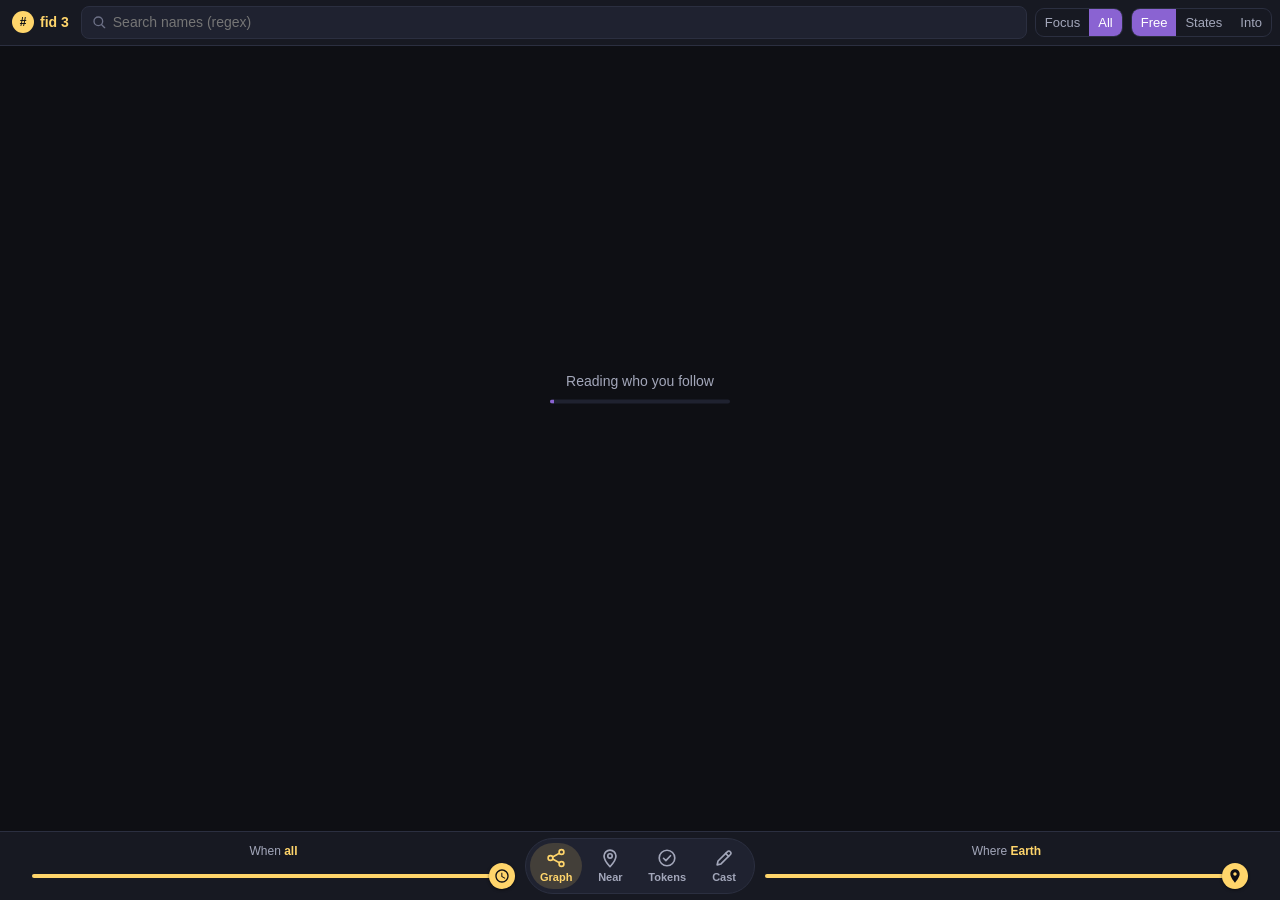
<file: Alt/index.html>
<!doctype html>
<html lang="en">
  <head>
    <meta charset="UTF-8" />
    <meta name="viewport" content="width=device-width, initial-scale=1, viewport-fit=cover, user-scalable=no" />
    <meta name="theme-color" content="#0e0f14" />
    <meta name="darkreader-lock">
    <meta name="color-scheme" content="dark">
    <title>HereCaster</title>
    <link rel="icon" href="./icon.png" />
    <!--miniapp-embed-->
    <script type="module" crossorigin src="./assets/index-Dut7AiOT.js"></script>
    <link rel="stylesheet" crossorigin href="./assets/index-Mg1fpVBR.css">
  </head>
  <body>
    <div id="app">
      <nav id="settings" aria-label="Graph settings">
        <label id="find">
          <svg viewBox="0 0 24 24" aria-hidden="true"><circle cx="11" cy="11" r="6.5" /><path d="M16 16l4.5 4.5" /></svg>
          <input id="search" type="search" placeholder="Search names (regex)" aria-label="Search names (regex)" autocomplete="off" spellcheck="false" />
          <span id="count"></span>
        </label>
        <div class="seg" id="mode" role="group" aria-label="View">
          <button data-mode="focus">Focus</button>
          <button data-mode="all" class="on">All</button>
        </div>
        <div class="seg" id="hullBy" role="group" aria-label="Community hulls">
          <button data-hull="freeform" class="on">Free</button>
          <button data-hull="society">States</button>
          <button data-hull="interest">Into</button>
        </div>
      </nav>
      <main id="stage">
        <svg id="graph" role="img" aria-label="Friends-of-friends graph"></svg>
        <div id="status" class="status"></div>
        <div id="toast" hidden></div>
        <div id="legend"></div>
        <button id="meBtn" hidden>My network</button>
        <button id="addBtn" hidden>+ Add NearCaster</button>
        <aside id="panel" hidden></aside>
        <div id="peek" hidden></div>
      </main>
    </div>
  </body>
</html>
</file>
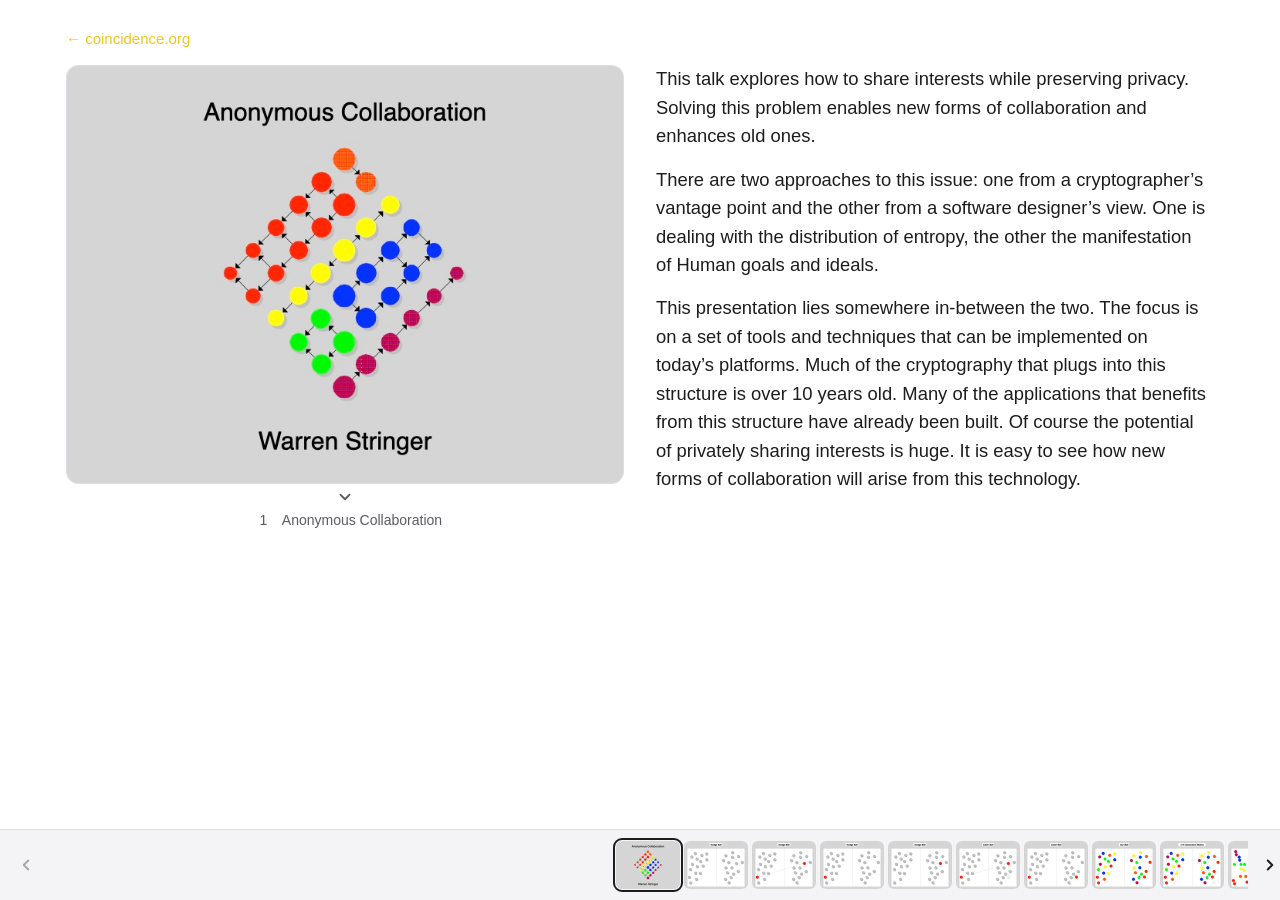
<file: anon/index.html>
<!doctype html>
<html lang="en">
<head>
<meta charset="utf-8">
<meta name="viewport" content="width=device-width, initial-scale=1">
<title>Anonymous Collaboration</title>
<meta name="description" content="Anonymous Collaboration: how to share interests without a trusted 3rd party. Warren Stringer, RSA Data Security Conference, 1998. Slides and speaker notes.">
<link rel="icon" href="data:,">
<style>
:root { --paper:#ffffff; --paper-2:#f4f4f6; --ink:#1d1d1f; --ink-2:#5b5b63; --line:#dcdce2; --gold:#f5c518; --font:-apple-system, BlinkMacSystemFont, "SF Pro Text", "Helvetica Neue", Arial, sans-serif; color-scheme: light dark; }
@media (prefers-color-scheme: dark) { :root:not([data-theme="light"]) { --paper:#0f1115; --paper-2:#181b21; --ink:#f2f2f5; --ink-2:#a3a3ad; --line:#2b2f37; } }
:root[data-theme="dark"] { --paper:#0f1115; --paper-2:#181b21; --ink:#f2f2f5; --ink-2:#a3a3ad; --line:#2b2f37; }
* { box-sizing: border-box; }
body { margin:0; background:var(--paper); color:var(--ink); font:clamp(17px, 12px + .5vw, 19px)/1.55 var(--font); -webkit-text-size-adjust:100%; }
main { max-width: 1180px; margin: 0 auto; padding: 48px 16px 96px; }
.back { font-size: 15px; }
.back a, .notes a { color: var(--gold); text-decoration: none; }
header { text-align: center; margin: 32px 0 56px; }
h1 { font-size: clamp(32px, 4.4vw, 56px); line-height: 1.08; letter-spacing: -.02em; margin: 0 0 .3em; }
.sub { margin: 0; color: var(--ink-2); }
.anon-slide { display: grid; grid-template-columns: minmax(0, 1fr); gap: 20px; padding: 32px 0; border-top: 1px solid var(--line); }
figure { margin: 0; }
figure img { display: block; width: 100%; max-width: 720px; height: auto; border-radius: 12px; border: 1px solid var(--line); background: #fff; }
figcaption { margin-top: 8px; font-size: 14px; color: var(--ink-2); }
.num { display: inline-block; min-width: 2.2em; font-variant-numeric: tabular-nums; }
.notes p { margin: 0 0 .8em; max-width: 62ch; }
@media (min-width: 980px) { .anon-slide { grid-template-columns: minmax(0, 720px) minmax(0, 1fr); gap: 40px; align-items: start; } }
@media print { .anon-slide { break-inside: avoid; grid-template-columns: minmax(0, 1fr) minmax(0, 1fr); } .back { display: none; } }
/* Player: one slide fills the window; thumbnail strip fixed to the bottom */
.bar { display: none; }
html.js, .js body { height: 100%; overflow: hidden; }
.js main { height: 100dvh; display: flex; flex-direction: column; padding: 12px 16px calc(76px + env(safe-area-inset-bottom)); }
.js header { margin: 4px 0 12px; }
.js h1 { font-size: clamp(22px, 2.6vw, 32px); margin-bottom: .15em; }
.js .sub { font-size: 14px; }
.js .anon-slide { flex: 1; min-height: 0; display: grid; grid-template-rows: minmax(0, 1fr) minmax(0, 1fr); grid-template-columns: minmax(0, 1fr); gap: 12px; align-items: stretch; padding: 0; border: 0; }
.js.notes-off .anon-slide { grid-template-rows: minmax(0, 1fr); }
.js .anon-slide[hidden] { display: none; }
.js.notes-off .notes { display: none; }
@media (min-width: 900px) and (min-aspect-ratio: 5/4) {
  .js .anon-slide { grid-template-rows: minmax(0, 1fr); grid-template-columns: minmax(0, 1fr) minmax(0, 1fr); gap: 32px; }
  .js.notes-off .anon-slide { grid-template-columns: minmax(0, 1fr); }
}
.js figure { container-type: size; display: flex; flex-direction: column; align-items: center; min-height: 0; }
.js .pic { touch-action: none; user-select: none; -webkit-user-select: none; }
.js .pic img { width: min(100cqw, (100cqh - 52px) * 4 / 3); max-width: none; height: auto; -webkit-user-drag: none; }
.js figcaption { margin-top: 0; text-align: center; }
.disc { display: block; margin: 2px auto 0; width: 44px; height: 24px; padding: 0; border: 0; background: transparent; color: var(--ink-2); cursor: pointer; }
.disc svg { width: 18px; height: 18px; transition: transform .2s; }
.disc path { fill: none; stroke: currentColor; stroke-width: 2; stroke-linecap: round; stroke-linejoin: round; }
.notes-off .disc svg { transform: rotate(180deg); }
.js .notes { min-height: 0; overflow-y: auto; overscroll-behavior: contain; padding-right: 8px; }
.js .notes p { margin-inline: auto; }
.js .bar { position: fixed; left: 0; right: 0; bottom: 0; z-index: 10; display: flex; align-items: center; gap: 4px; padding: 8px 8px calc(8px + env(safe-area-inset-bottom)); border-top: 1px solid var(--line); background: var(--paper-2); }
.bar-btn { flex: none; width: 36px; height: 36px; display: grid; place-items: center; padding: 0; border: 0; border-radius: 50%; background: transparent; color: var(--ink); cursor: pointer; }
.bar-btn:hover:not(:disabled) { background: var(--line); }
.bar-btn svg { width: 18px; height: 18px; }
.bar-btn path { fill: none; stroke: currentColor; stroke-width: 2.2; stroke-linecap: round; stroke-linejoin: round; }
.bar-btn:disabled { opacity: .35; cursor: default; }
.strip { position: relative; flex: 1; min-width: 0; display: flex; gap: 4px; overflow-x: auto; scroll-snap-type: x mandatory; scrollbar-width: none; padding: 3px calc(50% - 32px); }
.strip::-webkit-scrollbar { display: none; }
.thumb { flex: none; width: 64px; height: 48px; padding: 0; border: 0; border-radius: 6px; background: #fff; cursor: pointer; scroll-snap-align: center; outline: 2px solid transparent; outline-offset: 1px; }
.thumb img { display: block; width: 100%; height: 100%; border-radius: 6px; }
.thumb[aria-current="true"] { outline-color: var(--ink); }
@media print {
  html.js, .js body { height: auto; overflow: visible; }
  .js main { height: auto; display: block; padding: 0 16px; }
  .js .anon-slide[hidden] { display: grid; }
  .js .anon-slide { grid-template-rows: auto; grid-template-columns: minmax(0, 1fr) minmax(0, 1fr); gap: 20px; padding: 32px 0; border-top: 1px solid var(--line); break-inside: avoid; }
  .js .notes { display: block; overflow: visible; }
  .js figure { container-type: normal; }
  .js .pic img { width: 100%; }
  .js .bar, .disc { display: none; }
}
</style>
</head>
<body>
<main>
  <p class="back"><a href="../">← coincidence.org</a></p>
    <section class="anon-slide" id="s1" aria-label="Slide 1">
      <figure>
        <div class="pic"><img src="img/001.jpg" width="720" height="540" loading="eager" alt="Anonymous Collaboration — Warren Stringer"></div>
        <figcaption><span class="num">1</span> Anonymous Collaboration</figcaption>
      </figure>
      <div class="notes">
        <p>This talk explores how to share interests while preserving privacy. Solving this problem enables new forms of collaboration and enhances old ones.</p>
        <p>There are two approaches to this issue: one from a cryptographer’s vantage point and the other from a software designer’s view. One is dealing with the distribution of entropy, the other the manifestation of Human goals and ideals.</p>
        <p>This presentation lies somewhere in-between the two. The focus is on a set of tools and techniques that can be implemented on today’s platforms. Much of the cryptography that plugs into this structure is over 10 years old. Many of the applications that benefits from this structure have already been built. Of course the potential of privately sharing interests is huge. It is easy to see how new forms of collaboration will arise from this technology.</p>
      </div>
    </section>
    <section class="anon-slide" id="s2" aria-label="Slide 2">
      <figure>
        <div class="pic"><img src="img/002.jpg" width="720" height="540" loading="eager" alt="Dodge Ball"></div>
        <figcaption><span class="num">2</span> Dodge Ball</figcaption>
      </figure>
      <div class="notes">
        <p>First Lets start off with an analogy from a children's game called dodge ball. Here, two teams are split into two sides of an indoor court. A number of soft rubber balls are thrown back and forth between sides. (In the figure, the gray dots represent people, not balls).</p>
      </div>
    </section>
    <section class="anon-slide" id="s3" aria-label="Slide 3">
      <figure>
        <div class="pic"><img src="img/003.jpg" width="720" height="540" loading="lazy" alt="Dodge Ball"></div>
        <figcaption><span class="num">3</span> Dodge Ball</figcaption>
      </figure>
      <div class="notes">
        <p>Here, a person on the left, throws a ball to the person on the right. If the person on the right doesn’t catch the ball ...</p>
      </div>
    </section>
    <section class="anon-slide" id="s4" aria-label="Slide 4">
      <figure>
        <div class="pic"><img src="img/004.jpg" width="720" height="540" loading="lazy" alt="Dodge Ball"></div>
        <figcaption><span class="num">4</span> Dodge Ball</figcaption>
      </figure>
      <div class="notes">
        <p>Then she leaves the game. However, if the person on the right catches the ball ...</p>
      </div>
    </section>
    <section class="anon-slide" id="s5" aria-label="Slide 5">
      <figure>
        <div class="pic"><img src="img/005.jpg" width="720" height="540" loading="lazy" alt="Dodge Ball"></div>
        <figcaption><span class="num">5</span> Dodge Ball</figcaption>
      </figure>
      <div class="notes">
        <p>The the one throwing the ball leaves the game. After a while most everyone has left the game. The team with the last remaining players wins. Now, let’s change the rules a bit so that no one leaves the game.</p>
      </div>
    </section>
    <section class="anon-slide" id="s6" aria-label="Slide 6">
      <figure>
        <div class="pic"><img src="img/006.jpg" width="720" height="540" loading="lazy" alt="Catch Ball"></div>
        <figcaption><span class="num">6</span> Catch Ball</figcaption>
      </figure>
      <div class="notes">
        <p>Here, everyone is expected to catch the ball. Instead of someone leaving the game, the person who catches the ball moves laterally---in the direction that the ball came from. So, when one player throws the ball to another player--she catches it, figures out what direction it came from...</p>
      </div>
    </section>
    <section class="anon-slide" id="s7" aria-label="Slide 7">
      <figure>
        <div class="pic"><img src="img/007.jpg" width="720" height="540" loading="lazy" alt="Catch Ball"></div>
        <figcaption><span class="num">7</span> Catch Ball</figcaption>
      </figure>
      <div class="notes">
        <p>And moves to her left to be more in line with where the ball is coming from. (She didn’t move closer to the center to prevent crowding).</p>
      </div>
    </section>
    <section class="anon-slide" id="s8" aria-label="Slide 8">
      <figure>
        <div class="pic"><img src="img/008.jpg" width="720" height="540" loading="lazy" alt="Our Ball"></div>
        <figcaption><span class="num">8</span> Our Ball</figcaption>
      </figure>
      <div class="notes">
        <p>Now lets change the rules again! Each team has players wearing different colored jerseys. Each player throws a ball <em>only</em> to a person wearing the same colored jersey on the other side.</p>
      </div>
    </section>
    <section class="anon-slide" id="s9" aria-label="Slide 9">
      <figure>
        <div class="pic"><img src="img/009.jpg" width="720" height="540" loading="lazy" alt="n-th Generation Motion"></div>
        <figcaption><span class="num">9</span> n-th Generation Motion</figcaption>
      </figure>
      <div class="notes">
        <p>After many throws and many movements, all the players begin to move. After so many moves, the arrows show the sum of their motions.</p>
      </div>
    </section>
    <section class="anon-slide" id="s10" aria-label="Slide 10">
      <figure>
        <div class="pic"><img src="img/010.jpg" width="720" height="540" loading="lazy" alt="Game End Order"></div>
        <figcaption><span class="num">10</span> Game End Order</figcaption>
      </figure>
      <div class="notes">
        <p>So the players of each team end up sorted by jersey color.</p>
        <p>This is a crude example of how to publicly sort individual interests without using a third party--no referees are needed for this game.</p>
        <p>So how do you add privacy? Well, one technique is to put up an opaque curtain at the center line that is too tall to see over, but still low enough to throw balls over. For this game, the players will have to throw a colored ball that matches their jersey color. No longer are the balls thrown directly to each player, since they’re no longer in view. So,  everyone helps out by catching the ball and then tossing it the nearest team member.</p>
        <p>The <em>Team</em> then becomes the trusted group, where all the members know each other’s color. So how do we play a game without trusted groups--or at least where the trusted group consists of <em>only</em> members of the same color.</p>
      </div>
    </section>
    <section class="anon-slide" id="s11" aria-label="Slide 11">
      <figure>
        <div class="pic"><img src="img/011.jpg" width="720" height="540" loading="lazy" alt="Petri Dish"></div>
        <figcaption><span class="num">11</span> Petri Dish</figcaption>
      </figure>
      <div class="notes">
        <p>Well, for starters, let’s get rid of the concept of 2 teams--it’s now every one out for der self! Here, the playing field may resemble that of a petri dish. To make the game more interesting, each player wears a pair of goggles that makes them legally blind. They can still catch balls, but they don’t know who threw them. All each player can make out is a general blur of the players that are in their immediate area.</p>
      </div>
    </section>
    <section class="anon-slide" id="s12" aria-label="Slide 12">
      <figure>
        <div class="pic"><img src="img/012.jpg" width="720" height="540" loading="lazy" alt="Indirect Attraction"></div>
        <figcaption><span class="num">12</span> Indirect Attraction</figcaption>
      </figure>
      <div class="notes">
        <p>So here, the left-most red player throws a red ball to blue who by chance throws it to middle red player. Middle red sees that the ball matches her color and moves closer to where the ball originated from. Blue can make middle-reds job easier by telling her where the ball came from. Middle-red could encourage left-red to move closer by throwing the ball back to Blue, who by sheer luck throws the ball back to left-red.</p>
      </div>
    </section>
    <section class="anon-slide" id="s13" aria-label="Slide 13">
      <figure>
        <div class="pic"><img src="img/013.jpg" width="720" height="540" loading="lazy" alt="Indirect Reposition"></div>
        <figcaption><span class="num">13</span> Indirect Reposition</figcaption>
      </figure>
      <div class="notes">
        <p>The result is that both reds move close enough to each other to throw the ball directly, next time. Of course, everyone is playing at once...</p>
      </div>
    </section>
    <section class="anon-slide" id="s14" aria-label="Slide 14">
      <figure>
        <div class="pic"><img src="img/014.jpg" width="720" height="540" loading="lazy" alt="n-th move sum vectors"></div>
        <figcaption><span class="num">14</span> n-th move sum vectors</figcaption>
      </figure>
      <div class="notes">
        <p>So after many throws back and forth by everyone, the sum value of the motions lead them to move into ...</p>
      </div>
    </section>
    <section class="anon-slide" id="s15" aria-label="Slide 15">
      <figure>
        <div class="pic"><img src="img/015.jpg" width="720" height="540" loading="lazy" alt="Game End"></div>
        <figcaption><span class="num">15</span> Game End</figcaption>
      </figure>
      <div class="notes">
        <p>Clusters of their own color. At this point, everyone can take off their goggles to see who else matches their color.</p>
        <p>But what if you don’t want others in your group to know who you are? And what prevents cheaters from taking the goggles off?</p>
        <p>To find out how, lets move back to the beginning of the game ...</p>
      </div>
    </section>
    <section class="anon-slide" id="s16" aria-label="Slide 16">
      <figure>
        <div class="pic"><img src="img/016.jpg" width="720" height="540" loading="lazy" alt="Public Petri"></div>
        <figcaption><span class="num">16</span> Public Petri</figcaption>
      </figure>
      <div class="notes">
        <p>Now, everybody takes off their colored jerseys and done gray ones instead ...</p>
      </div>
    </section>
    <section class="anon-slide" id="s17" aria-label="Slide 17">
      <figure>
        <div class="pic"><img src="img/017.jpg" width="720" height="540" loading="lazy" alt="Private Petri"></div>
        <figcaption><span class="num">17</span> Private Petri</figcaption>
      </figure>
      <div class="notes">
        <p>Only you know what color that you represent. To prevent the person that you’re throwing the ball to know what color you are, you gift wrap it.</p>
      </div>
    </section>
    <section class="anon-slide" id="s18" aria-label="Slide 18">
      <figure>
        <div class="pic"><img src="img/018.jpg" width="720" height="540" loading="lazy" alt="Blinded Message"></div>
        <figcaption><span class="num">18</span> Blinded Message</figcaption>
      </figure>
      <div class="notes">
        <p>When you throw the ball to someone else, she unwraps it, once. Of course, if you only wrap it once, then she’ll know what color you are. So, you wrap it many times.</p>
      </div>
    </section>
    <section class="anon-slide" id="s19" aria-label="Slide 19">
      <figure>
        <div class="pic"><img src="img/019.jpg" width="720" height="540" loading="lazy" alt="Unblinded Match"></div>
        <figcaption><span class="num">19</span> Unblinded Match</figcaption>
      </figure>
      <div class="notes">
        <p>When she throws the ball to the next person, he unwraps it once, as well. If you wrapped it only twice, he’ll see that the color matches his and use the previous player’s hints about where it came from to move closer to the source.</p>
      </div>
    </section>
    <section class="anon-slide" id="s20" aria-label="Slide 20">
      <figure>
        <div class="pic"><img src="img/020.jpg" width="720" height="540" loading="lazy" alt="n-th step unblinded matches"></div>
        <figcaption><span class="num">20</span> n-th step unblinded matches</figcaption>
      </figure>
      <div class="notes">
        <p>You may wrap the ball many times. In this case, wrapping the ball four times still allows it to be recognized by the other red players while blinding it to the three players who are in between.</p>
      </div>
    </section>
    <section class="anon-slide" id="s21" aria-label="Slide 21">
      <figure>
        <div class="pic"><img src="img/021.jpg" width="720" height="540" loading="lazy" alt="Game End — Attacks include: Small number of interests Not red is considered bad Can interest from cluster size"></div>
        <figcaption><span class="num">21</span> Game End</figcaption>
      </figure>
      <div class="notes">
        <p>The end result is the same with less opportunity for other colors to cheat in the middle of the game. There still is the problem with who chooses the disclosure --one that is partially solved by replacing the glasses with the masks.</p>
        <p>But we’re still faced with the fact that there are recognizable clusters here. If there is a distinction that <em>red</em> is the  acceptable color then not being included in that group may be an unwanted disclosure. Another ploy is to fake being red and find out who reveals their self. These types of clustering attacks are reduced when each player can set a threshold before taking off the mask.</p>
        <p>How do we prevent cheaters from removing more than one wrapping? This is where a referee comes in--yes, this is trusted 3rd party, but one that has no knowledge of what colors go where. So, the trusted 3rd party becomes a beacon that merely broadcasts when it’s OK unwrap.</p>
        <p>(From a cryptographer’s viewpoint, there is where the analogy begins to breakdown, because an attacker can always keep a copy to the ball to collect unwrapping tokens. There are two mitigating factors : first the attacker doesn’t know how many times the ball has been unwrapped before it was thrown to him. Second, the attacker can be prevented from recognizing that color without first <em>being</em> that color. Further details are giving  in the section on Homomorphic Encoding trees.</p>
      </div>
    </section>
    <section class="anon-slide" id="s22" aria-label="Slide 22">
      <figure>
        <div class="pic"><img src="img/022.jpg" width="720" height="540" loading="lazy" alt="Petri Net Propagation"></div>
        <figcaption><span class="num">22</span> Petri Net Propagation</figcaption>
      </figure>
      <div class="notes">
        <p>So how does this game map to loosely connected computers on a network? To explain, we need to abstract the model further--so it’s time to move the playing field from the Petri dish to a Petri net. Here the players move from node to node based on some very basic rules: Move one way if my value is greater than someone else's, move another way if my value is less than someone else's. Value, here, represents an arbitrary number assigned to an interest. So, for our example, red is assigned a lower value than blue--(perhaps for the arbitrary reason that engineers prefer blue lasers over red lasers)</p>
        <p>In the picture, the left-white node is accepting the minimum of two values while the right-white node is accepting the maximum of two values. So...</p>
      </div>
    </section>
    <section class="anon-slide" id="s23" aria-label="Slide 23">
      <figure>
        <div class="pic"><img src="img/023.jpg" width="720" height="540" loading="lazy" alt="MinMax Result — Coloring convention lighter color is previous generation"></div>
        <figcaption><span class="num">23</span> MinMax Result</figcaption>
      </figure>
      <div class="notes">
        <p>Red moves to the left “min” node and blue move the the right “Max” node--while the position that they used to occupy begins to fade away.</p>
        <p>This is fine for two interests, but…</p>
      </div>
    </section>
    <section class="anon-slide" id="s24" aria-label="Slide 24">
      <figure>
        <div class="pic"><img src="img/024.jpg" width="720" height="540" loading="lazy" alt="Adding Green"></div>
        <figcaption><span class="num">24</span> Adding Green</figcaption>
      </figure>
      <div class="notes">
        <p>When you add a third color, green, to the mix--and lets say that green’s value is greater than blue but less than red ...</p>
      </div>
    </section>
    <section class="anon-slide" id="s25" aria-label="Slide 25">
      <figure>
        <div class="pic"><img src="img/025.jpg" width="720" height="540" loading="lazy" alt="Adding another MinMax"></div>
        <figcaption><span class="num">25</span> Adding another MinMax</figcaption>
      </figure>
      <div class="notes">
        <p>Then the first generation finds red and green moving left and blue moving right. Notice that’s its OK for blue to spit--multiple personalities are allowed here.</p>
        <p>To further sort out Min and Max we can add two more nodes to take the result ...</p>
      </div>
    </section>
    <section class="anon-slide" id="s26" aria-label="Slide 26">
      <figure>
        <div class="pic"><img src="img/026.jpg" width="720" height="540" loading="lazy" alt="Final Result Looses Green"></div>
        <figcaption><span class="num">26</span> Final Result Looses Green</figcaption>
      </figure>
      <div class="notes">
        <p>With red being the Min and blue being the Max, just as in the previously shown two color sort. But what happened to green? Well one is that we can recycle the middle node ...</p>
      </div>
    </section>
    <section class="anon-slide" id="s27" aria-label="Slide 27">
      <figure>
        <div class="pic"><img src="img/027.jpg" width="720" height="540" loading="lazy" alt="Center Node Ambiguity"></div>
        <figcaption><span class="num">27</span> Center Node Ambiguity</figcaption>
      </figure>
      <div class="notes">
        <p>Where red and green are coming in from the left and blue is coming in from the right. To keep the same MinMax convention, the Max of two values are taken in from the left and the min of two values are taken in from the right. So now we have two candidates, green and blue, competing for the same node. What’s a node to do?</p>
        <p>Well one could take a vote and blue would win. But what happens is that after many generations, initial majorities begins to dominate and ambiguity of spit personalities rules. So voting doesn’t work.</p>
        <p>The best solution is to consider the past...</p>
      </div>
    </section>
    <section class="anon-slide" id="s28" aria-label="Slide 28">
      <figure>
        <div class="pic"><img src="img/028.jpg" width="720" height="540" loading="lazy" alt="Recalling Previous Generation"></div>
        <figcaption><span class="num">28</span> Recalling Previous Generation</figcaption>
      </figure>
      <div class="notes">
        <p>Recall, in the previous generation, that red and green moved left and blue move right. This general angle of motion ...</p>
      </div>
    </section>
    <section class="anon-slide" id="s29" aria-label="Slide 29">
      <figure>
        <div class="pic"><img src="img/029.jpg" width="720" height="540" loading="lazy" alt="Encoded as Spin (preserving direction)"></div>
        <figcaption><span class="num">29</span> Encoded as Spin (preserving direction)</figcaption>
      </figure>
      <div class="notes">
        <p>…can be passed along to the next node--let’s call it spin. This is somewhat akin to our multi-player ball game, where the intermediate player calls out where the ball came from.</p>
        <p>So, this spin is used in the next generation ...</p>
      </div>
    </section>
    <section class="anon-slide" id="s30" aria-label="Slide 30">
      <figure>
        <div class="pic"><img src="img/030.jpg" width="720" height="540" loading="lazy" alt="Spin Inhibited MinMax"></div>
        <figcaption><span class="num">30</span> Spin Inhibited MinMax</figcaption>
      </figure>
      <div class="notes">
        <p>to determine which are the best candidates to occupy a node. The best candidates are the ones which are moving towards a node. The worst are the ones moving away. In this case, both blues are moving away, so green wins ...</p>
      </div>
    </section>
    <section class="anon-slide" id="s31" aria-label="Slide 31">
      <figure>
        <div class="pic"><img src="img/031.jpg" width="720" height="540" loading="lazy" alt="Spin favors Green — min — max"></div>
        <figcaption><span class="num">31</span> Spin favors Green</figcaption>
      </figure>
      <div class="notes">
        <p>And occupies the coveted center node.</p>
        <p>So far we’ve seen three colors sorted in two dimensions, by recycling a center node. Well, I cheated. The recycled node is actually at a different depth. In fact all the nodes are ...</p>
      </div>
    </section>
    <section class="anon-slide" id="s32" aria-label="Slide 32">
      <figure>
        <div class="pic"><img src="img/032.jpg" width="720" height="540" loading="lazy" alt="Mapped to a Tetrahedron"></div>
        <figcaption><span class="num">32</span> Mapped to a Tetrahedron</figcaption>
      </figure>
      <div class="notes">
        <p>Are at different levels of a tetrahedron. Progressing from one step to the next involves a node moving from one layer to the next in a tetrahedral lattice.</p>
      </div>
    </section>
    <section class="anon-slide" id="s33" aria-label="Slide 33">
      <figure>
        <div class="pic"><img src="img/033.jpg" width="720" height="540" loading="lazy" alt="Scaled to Many Nodes"></div>
        <figcaption><span class="num">33</span> Scaled to Many Nodes</figcaption>
      </figure>
      <div class="notes">
        <p>Which can scale to more interests propagating through...</p>
      </div>
    </section>
    <section class="anon-slide" id="s34" aria-label="Slide 34">
      <figure>
        <div class="pic"><img src="img/034.jpg" width="720" height="540" loading="lazy" alt="Tetrahedral Lattice"></div>
        <figcaption><span class="num">34</span> Tetrahedral Lattice</figcaption>
      </figure>
      <div class="notes">
        <p>a tetrahedra lattice without lateral connections.</p>
      </div>
    </section>
    <section class="anon-slide" id="s35" aria-label="Slide 35">
      <figure>
        <div class="pic"><img src="img/035.jpg" width="720" height="540" loading="lazy" alt="Tetra-Sort — Layer 1"></div>
        <figcaption><span class="num">35</span> Tetra-Sort</figcaption>
      </figure>
      <div class="notes">
        <p>Let’s quickly step through one more example in two dimensions. Here is an unsorted list of colors. (A sorted order would be ROYGBV from the visible color spectrum.)</p>
      </div>
    </section>
    <section class="anon-slide" id="s36" aria-label="Slide 36">
      <figure>
        <div class="pic"><img src="img/036.jpg" width="720" height="540" loading="lazy" alt="Tetra-Sort — Layer 1 MinMax"></div>
        <figcaption><span class="num">36</span> Tetra-Sort</figcaption>
      </figure>
      <div class="notes">
        <p>As it progresses down the tetrahedral lattice, the min values move left and the Max vales move right</p>
      </div>
    </section>
    <section class="anon-slide" id="s37" aria-label="Slide 37">
      <figure>
        <div class="pic"><img src="img/037.jpg" width="720" height="540" loading="lazy" alt="Tetra-Sort — Layer 2"></div>
        <figcaption><span class="num">37</span> Tetra-Sort</figcaption>
      </figure>
      <div class="notes">
        <p>Producing at layer two columns of five rows...</p>
      </div>
    </section>
    <section class="anon-slide" id="s38" aria-label="Slide 38">
      <figure>
        <div class="pic"><img src="img/038.jpg" width="720" height="540" loading="lazy" alt="Tetra-Sort — Layer 2 MinMax"></div>
        <figcaption><span class="num">38</span> Tetra-Sort</figcaption>
      </figure>
      <div class="notes">
        <p>and as it progress to the next layer ...</p>
      </div>
    </section>
    <section class="anon-slide" id="s39" aria-label="Slide 39">
      <figure>
        <div class="pic"><img src="img/039.jpg" width="720" height="540" loading="lazy" alt="Tetra-Sort — Layer 3"></div>
        <figcaption><span class="num">39</span> Tetra-Sort</figcaption>
      </figure>
      <div class="notes">
        <p>producing 3 columns by 4 rows ...</p>
      </div>
    </section>
    <section class="anon-slide" id="s40" aria-label="Slide 40">
      <figure>
        <div class="pic"><img src="img/040.jpg" width="720" height="540" loading="lazy" alt="Tetra-Sort — Layer 3 MinMax"></div>
        <figcaption><span class="num">40</span> Tetra-Sort</figcaption>
      </figure>
      <div class="notes">
        <p>and progressing further ...</p>
      </div>
    </section>
    <section class="anon-slide" id="s41" aria-label="Slide 41">
      <figure>
        <div class="pic"><img src="img/041.jpg" width="720" height="540" loading="lazy" alt="Tetra-Sort — Layer 4"></div>
        <figcaption><span class="num">41</span> Tetra-Sort</figcaption>
      </figure>
      <div class="notes">
        <p>4 columns by three rows ...</p>
      </div>
    </section>
    <section class="anon-slide" id="s42" aria-label="Slide 42">
      <figure>
        <div class="pic"><img src="img/042.jpg" width="720" height="540" loading="lazy" alt="Tetra-Sort — Layer 4 MinMax"></div>
        <figcaption><span class="num">42</span> Tetra-Sort</figcaption>
      </figure>
      <div class="notes">
        <p>...</p>
      </div>
    </section>
    <section class="anon-slide" id="s43" aria-label="Slide 43">
      <figure>
        <div class="pic"><img src="img/043.jpg" width="720" height="540" loading="lazy" alt="Tetra-Sort — Layer 5"></div>
        <figcaption><span class="num">43</span> Tetra-Sort</figcaption>
      </figure>
      <div class="notes">
        <p>5 by 2</p>
      </div>
    </section>
    <section class="anon-slide" id="s44" aria-label="Slide 44">
      <figure>
        <div class="pic"><img src="img/044.jpg" width="720" height="540" loading="lazy" alt="Tetra-Sort — Layer 5 MinMax"></div>
        <figcaption><span class="num">44</span> Tetra-Sort</figcaption>
      </figure>
      <div class="notes">
        <p>and finally ...</p>
      </div>
    </section>
    <section class="anon-slide" id="s45" aria-label="Slide 45">
      <figure>
        <div class="pic"><img src="img/045.jpg" width="720" height="540" loading="lazy" alt="Tetra-Sort — Layer 6"></div>
        <figcaption><span class="num">45</span> Tetra-Sort</figcaption>
      </figure>
      <div class="notes">
        <p>A single row or sorted colors. Sorted purely by negotiating with its peers--no referees needed. No trusted 3rd party required.</p>
        <p>&lt;pause&gt;</p>
        <p>...</p>
      </div>
    </section>
    <section class="anon-slide" id="s46" aria-label="Slide 46">
      <figure>
        <div class="pic"><img src="img/046.jpg" width="720" height="540" loading="lazy" alt="Tetrahedral Propagation"></div>
        <figcaption><span class="num">46</span> Tetrahedral Propagation</figcaption>
      </figure>
      <div class="notes">
        <p>In review of the steps, notice how we start out with a single 2-d column and then squash it down into a single 2-d row, sorting the colors in the process.</p>
        <p>To look at this process mapped onto a tetrahedron yields the figure in the lower left--with the final sorted list hidden from view.</p>
        <p>Fortunately, the tetrahedron’s <em>depth</em> and the the sorting algorithm's <em>time</em> are two dimensions that easily collapse into one! So this sort can be easily implemented in a 2-D cellular automaton, that looks very similar to the top arrangement, where each cell is looking at it’s four corner neighbors in which to calculate its next state. So cheating is allowed--the hack of recycling nodes, showed in our 3-color example, can become the general rule.</p>
        <p>Notice that as a stand-alone sort algorithm, this technique is not very efficient--being a somewhat n-squared sort. Some efficiency is regained back, since the structure remains static--as opposed to say, quicksort where the space-state shifts for each recursion. With a static structure many lists can be sorted at the same time. So, with a 1000 players, sorting a 100 interests should yield (very) roughly the same computation time. Another advantage over n-log-n sorts is that this method doesn’t require a trusted third party to dispatch recursions, nor time costly reconnections to new nodes.</p>
      </div>
    </section>
    <section class="anon-slide" id="s47" aria-label="Slide 47">
      <figure>
        <div class="pic"><img src="img/047.jpg" width="720" height="540" loading="lazy" alt="Fractal Subsets"></div>
        <figcaption><span class="num">47</span> Fractal Subsets</figcaption>
      </figure>
      <div class="notes">
        <p>Another advantage is that (under ideal conditions) many subsets of a list can be sorted in a tetrahedron at the same time. (Non-ideal conditions involve interference with other nodes which involves more redundancy.) So, for this example, three nodes in layer1 yields 3 sorted nodes in layer3, two nodes in layer3 yields two sorted nodes in layer4.</p>
        <p>Now how do a lot of computers on the net connect and behave like a tetrahedron? ...</p>
      </div>
    </section>
    <section class="anon-slide" id="s48" aria-label="Slide 48">
      <figure>
        <div class="pic"><img src="img/048.jpg" width="720" height="540" loading="lazy" alt="Petri Pool"></div>
        <figcaption><span class="num">48</span> Petri Pool</figcaption>
      </figure>
      <div class="notes">
        <p>Lets recall our petri dish playing field. Here everybody can listen to everybody else on--for instance--a chat channel (though previous teammates could be asked outside of a pool.</p>
        <p>So, one player ...</p>
      </div>
    </section>
    <section class="anon-slide" id="s49" aria-label="Slide 49">
      <figure>
        <div class="pic"><img src="img/049.jpg" width="720" height="540" loading="lazy" alt="Petri Pool"></div>
        <figcaption><span class="num">49</span> Petri Pool</figcaption>
      </figure>
      <div class="notes">
        <p>Chooses 4 other players and asks them to form a 5-some.</p>
        <p>If they agree ...</p>
      </div>
    </section>
    <section class="anon-slide" id="s50" aria-label="Slide 50">
      <figure>
        <div class="pic"><img src="img/050.jpg" width="720" height="540" loading="lazy" alt="Assigning Tetrahedral Positions from Pool — 1st Node — 2nd Node — 3rd Node — 4th Node"></div>
        <figcaption><span class="num">50</span> Assigning Tetrahedral Positions from Pool</figcaption>
      </figure>
      <div class="notes">
        <p>One node is established and four others are removed from red’s pool. This protocol continues until the red player has reached a certain threshold of nodes. (This protocol can turn into a game in its own right. If red asks too many times, the other players may get suspicious and refuse. ) Meanwhile the other players in the pool are forming 5-somas as well, with the end result as a sparsely connected cellular array.</p>
        <p>(with the somewhat fractal nature of sorting interests through a tetrahedron, this informal connection will suffice--particularly under if the requirements are less constrained: where an interest may drop out of one session, but won’t drop all for all sessions. )</p>
        <p>To eliminate loops, red eliminates other players that’ve asked red to participate, as well.</p>
      </div>
    </section>
    <section class="anon-slide" id="s51" aria-label="Slide 51">
      <figure>
        <div class="pic"><img src="img/051.jpg" width="720" height="540" loading="lazy" alt="Output — Input — A Single Node’s Input and Output"></div>
        <figcaption><span class="num">51</span> Output</figcaption>
      </figure>
      <div class="notes">
        <p>How a sparsely connected cellular array emerges as a correct tetrahedral lattice is best left for another talk. Instead ...</p>
      </div>
    </section>
    <section class="anon-slide" id="s52" aria-label="Slide 52">
      <figure>
        <div class="pic"><img src="img/052.jpg" width="720" height="540" loading="lazy" alt="Dining Cryptographers"></div>
        <figcaption><span class="num">52</span> Dining Cryptographers</figcaption>
      </figure>
      <div class="notes">
        <p>Lets get back to cryptography.</p>
        <p>Now that we have a way for interests to self organize into to same proximity. How does an individual broadcast her interests to a group while preserving her privacy? A classic example provided by David Chaum is the Dining Cryptographers problem.</p>
        <p>Three cryptographers are dining a restaurant and the waiter announces that someone has paid for the meal: either one of them or Ned, from the NSA. Well all three want to know if it was someone from their group that paid, or if it was Ned.</p>
      </div>
    </section>
    <section class="anon-slide" id="s53" aria-label="Slide 53">
      <figure>
        <div class="pic"><img src="img/053.jpg" width="720" height="540" loading="lazy" alt="Disclosing Ned — * Carol privately discloses Not-Ned — Anonymous Message Broadcasting"></div>
        <figcaption><span class="num">53</span> Disclosing Ned</figcaption>
      </figure>
      <div class="notes">
        <p>So Alice and Bob flips a coin behind a menu so that Carol can’t see the results. Likewise Bob and Carol flips a coin that Alice can’t see. And Carol and Alice flip a coin that Bob can’t see. In essence we have three secure channels between Alice, Bob, and Carol. The rule is that if you hadn’t paid for the meal, then you call out matched if the two coins that you see are both head or are both tail--otherwise you call out unmatched. If you did pay, then say the opposite of what you see.</p>
        <p>Regardless of how the coins come out, if an odd number of people called matched, then Ned paid. If an even number of people called matched, then someone in the group paid--but the others don’t know who.</p>
        <p>So here is way to broadcast interests to a group, with a 3rd party arbitrating the results.</p>
        <p>Unfortunately, Alice or Bob can cheat by declaring the opposite of what they see, thus throwing suspicion back onto Ned. Will Carol, who knows that see paid speak up? How serious is this meal, anyway.</p>
      </div>
    </section>
    <section class="anon-slide" id="s54" aria-label="Slide 54">
      <figure>
        <div class="pic"><img src="img/054.jpg" width="720" height="540" loading="lazy" alt="Disclosing Ned — * Carol privately discloses Not-Ned — Eliminating Shared Coin Flips"></div>
        <figcaption><span class="num">54</span> Disclosing Ned</figcaption>
      </figure>
      <div class="notes">
        <p>Before modifying this protocol to eliminated cheaters, lets first make it a bit more efficient--in fact a bit per channel is all that’s needed.</p>
        <p>Strangely enough, flipping a coin in real life is much simpler than ephemeral version. Usually a secure coin flip requires an operation on prime numbers. In this case, we don’t need a secure coin flip. Instead we rely upon the three secure channels.</p>
        <p>Here, Alice presents a random bit that only she and Bob sees and Bob presents a random bit that only he and Alice sees. Both Alice and Bob can independently add up these two bits to produce a number that is either even or odd. This maps onto a coin flip as being heads or tails. After tossing some bits towards Carol, the protocol can proceed, as before--by calling out matched or unmatched evens or odds.</p>
        <p>So how do we find out if someone cheated? ...</p>
      </div>
    </section>
    <section class="anon-slide" id="s55" aria-label="Slide 55">
      <figure>
        <div class="pic"><img src="img/055.jpg" width="720" height="540" loading="lazy" alt="Statistical Message Broadcasting Carol privately discloses she paid — “Yes...”/”No…” = (2+(6/2))/(4+(6/2)) = 5/7 &gt; 1/2"></div>
        <figcaption><span class="num">55</span> Statistical Message Broadcasting Carol privately discloses she paid</figcaption>
      </figure>
      <div class="notes">
        <p>By adding dice and a lot of patience.</p>
        <p>This protocol takes many rounds. For each round, each player randomly chooses one of three messages to give: either disclose the truth about their paying or not, forward what the previous player said on the previous round, or choose a random yes or no.</p>
        <p>So, in this case, Carol randomly chooses between telling Alice what she knows, forwarding what she got from Bob, on the previous round, or saying a random yes or no. Alice neither knows Who the message comes from nor whether it means anything. But she marks down the answer anyway on a list. The same thing happens between everyone else.</p>
        <p>(Since the first round doesn’t have a “previous player said” it would be safer to make that message random as well--in fact, after a few rounds, the random component can be dropped in favor of recycling older messages).</p>
        <p>After so many rounds the game is called to halt and everyone tallies up their answers. If someone in the group paid, then the proportion of Yes’s to No’s should approach 5/7...</p>
      </div>
    </section>
    <section class="anon-slide" id="s56" aria-label="Slide 56">
      <figure>
        <div class="pic"><img src="img/056.jpg" width="720" height="540" loading="lazy" alt="Statistical Message Broadcasting Everyone privately discloses not paying — “Yes…” / “No…” = (6/2) / (6+(6/2)) = 3/9 &lt; 1/2"></div>
        <figcaption><span class="num">56</span> Statistical Message Broadcasting Everyone privately discloses not paying</figcaption>
      </figure>
      <div class="notes">
        <p>If nobody paid then the proportion should be 3/9.</p>
        <p>Moreover ...</p>
      </div>
    </section>
    <section class="anon-slide" id="s57" aria-label="Slide 57">
      <figure>
        <div class="pic"><img src="img/057.jpg" width="720" height="540" loading="lazy" alt="Statistical Message Broadcasting Carol discloses, Alice lies — “Yes...”/”No…” = (4+(6/2))/(2+(6/2)) = 7/5 &gt; 1"></div>
        <figcaption><span class="num">57</span> Statistical Message Broadcasting Carol discloses, Alice lies</figcaption>
      </figure>
      <div class="notes">
        <p>If someone tries to cheat, they produce a proportion that discloses that cheating took place (though not <em>who</em> was the cheating)</p>
        <p>So now we have a way of broadcasting values publicly that is verified privately.</p>
      </div>
    </section>
    <section class="anon-slide" id="s58" aria-label="Slide 58">
      <figure>
        <div class="pic"><img src="img/058.jpg" width="720" height="540" loading="lazy" alt="Statistical Message Routing"></div>
        <figcaption><span class="num">58</span> Statistical Message Routing</figcaption>
      </figure>
      <div class="notes">
        <p>The next step is to generalize the broadcast of yes or no to an preset question to the routing of a broad set of interests. In this case, each node decides whether to send information that it owns, or obtained from someone else. So it acts as both a source of its own interests and a cache for other’s interests. The initial random component can be eliminated by filling its cache with random interests.</p>
        <p>Now, making a separate decision for two other players can be reduced to a routing decision ...</p>
      </div>
    </section>
    <section class="anon-slide" id="s59" aria-label="Slide 59">
      <figure>
        <div class="pic"><img src="img/059.jpg" width="720" height="540" loading="lazy" alt="Hashed Message Routing"></div>
        <figcaption><span class="num">59</span> Hashed Message Routing</figcaption>
      </figure>
      <div class="notes">
        <p>Moreover, the routing decision can take into account the difference between an interest that it owns and an interest that is contained within its cache.</p>
        <p>For Carol, if the value of the cached interest is greater than her interest (value meaning arbitrary number assigned to that interest) then she sends the cached interest (“Theirs”) to Alice and her interest (“Mine”) to Bob. If the value is less than her interest then she sends Mine to Alice and Theirs to Bob.</p>
      </div>
    </section>
    <section class="anon-slide" id="s60" aria-label="Slide 60">
      <figure>
        <div class="pic"><img src="img/060.jpg" width="720" height="540" loading="lazy" alt="Beacon Hashed Message Routing"></div>
        <figcaption><span class="num">60</span> Beacon Hashed Message Routing</figcaption>
      </figure>
      <div class="notes">
        <p>To prevent Alice or Bob from inferring her interests, Carol can apply a keyed one way function, or MAC, to her decision process. Alice and Bob also apply the same key to their decision making process.</p>
        <p>When it’s desirable to synchronize the decision process amongst all the players, then the key can be supplied by a shared Beacon.</p>
      </div>
    </section>
    <section class="anon-slide" id="s61" aria-label="Slide 61">
      <figure>
        <div class="pic"><img src="img/061.jpg" width="720" height="540" loading="lazy" alt="Dining Idiot-Savants — paper napkin protocol"></div>
        <figcaption><span class="num">61</span> Dining Idiot-Savants</figcaption>
      </figure>
      <div class="notes">
        <p>Getting back to the restaurant.</p>
        <p>Alice, Bob, &amp; Carol decide to determine if Ned paid by throwing dice and by passing out pieces of napkins with Yes or No written on them.</p>
        <p>Before the first throw, each player writes Yes or No at random on a dozen or so pieces of napkin and puts the pieces in a cache pile.</p>
        <p>For each round, each player writes whether they paid or not on a new piece of napkin. After each throw of the dice, the player calculates who gets a bit of napkin with their answer on it and who gets a bit a napkin from the cache pile. The two bits of napkin zie gets from the other two players gets tossed into the cache pile.</p>
        <p>After so many rounds (enough to make the random answers statistically insignificant) the game ends and each player can tally up their own bits of napkin to determine is someone in their group paid.</p>
      </div>
    </section>
    <section class="anon-slide" id="s62" aria-label="Slide 62">
      <figure>
        <div class="pic"><img src="img/062.jpg" width="720" height="540" loading="lazy" alt="Preference Spin — chosen plain text attack"></div>
        <figcaption><span class="num">62</span> Preference Spin</figcaption>
      </figure>
      <div class="notes">
        <p>With only two interests: “I paid” and “I didn’t pay”  and knowledge of each player’s routing criteria, it’s easy to infer what direction their preferences flow. For example, if Alice routes her preferences to Bob iff it is less than what’s in her cache, and No is valued less than Yes, then Bob can compare messages sent by Alice with messages sent by Carol to determine which one paid. With more interests and less predictable methods for routing, Bob’s job becomes harder.</p>
        <p>(The best defense from a chosen plain text attack is to make the plain text so context sensitive that the attacker needs to <em>become</em> very similar to the attackee. More one that in the section on Homomorphic trees.)</p>
        <p>Given that we’re dealing with a much larger set of interests, lets see how to scale secure interest propagation to a larger group.</p>
      </div>
    </section>
    <section class="anon-slide" id="s63" aria-label="Slide 63">
      <figure>
        <div class="pic"><img src="img/063.jpg" width="720" height="540" loading="lazy" alt="Preference Propagation"></div>
        <figcaption><span class="num">63</span> Preference Propagation</figcaption>
      </figure>
      <div class="notes">
        <p>Instead of continuously sending messages to each other, Alice Bob and Carol can exchange messages with other players ...</p>
      </div>
    </section>
    <section class="anon-slide" id="s64" aria-label="Slide 64">
      <figure>
        <div class="pic"><img src="img/064.jpg" width="720" height="540" loading="lazy" alt="Preference Propagation — Input Cycle Chooses “Theirs”"></div>
        <figcaption><span class="num">64</span> Preference Propagation</figcaption>
      </figure>
      <div class="notes">
        <p>When receiving messages, each player performs a standard MinMax comparison--as shown in a Tetra sort</p>
      </div>
    </section>
    <section class="anon-slide" id="s65" aria-label="Slide 65">
      <figure>
        <div class="pic"><img src="img/065.jpg" width="720" height="540" loading="lazy" alt="Preference Propagation — Output Cycle Routes “Mine” and “Theirs”"></div>
        <figcaption><span class="num">65</span> Preference Propagation</figcaption>
      </figure>
      <div class="notes">
        <p>When sending a message, each player compares their message “m” (mine) with a cached message “t” (theirs) to determine whether their interests are output on the left side or the right side.</p>
      </div>
    </section>
    <section class="anon-slide" id="s66" aria-label="Slide 66">
      <figure>
        <div class="pic"><img src="img/066.jpg" width="720" height="540" loading="lazy" alt="Tetrahedral Propagation"></div>
        <figcaption><span class="num">66</span> Tetrahedral Propagation</figcaption>
      </figure>
      <div class="notes">
        <p>Thus self interest is interleaved with group interests to produce a distribution of preferences that still aggregate over several rounds.</p>
        <p>Now that we have a way to aggregate interests, how does a player set personal disclosure thresholds? As it turns out, disclosure thresholds and arbitrary value assignments enhance each other.</p>
        <p>Let’s take a look at thresholds first ...</p>
      </div>
    </section>
    <section class="anon-slide" id="s67" aria-label="Slide 67">
      <figure>
        <div class="pic"><img src="img/067.jpg" width="720" height="540" loading="lazy" alt="Public Key Blinding"></div>
        <figcaption><span class="num">67</span> Public Key Blinding</figcaption>
      </figure>
      <div class="notes">
        <p>A simple threshold to set is to encrypt a message with n private keys, at time ti, and then broadcast the public keys at time intervals of ti+1 thru ti+n. If another player is available for that period, she collects enough keys to decipher the message ...</p>
      </div>
    </section>
    <section class="anon-slide" id="s68" aria-label="Slide 68">
      <figure>
        <div class="pic"><img src="img/068.jpg" width="720" height="540" loading="lazy" alt="Secret Sharing Beacons"></div>
        <figcaption><span class="num">68</span> Secret Sharing Beacons</figcaption>
      </figure>
      <div class="notes">
        <p>Here, asymmetric keys are replaced with shares in a secret--distributed over time. Another player can decipher red after collecting enough shares. The actual number of shares needed can be determined by the originator of the message.</p>
        <p>Now, considering that Red only wants another Red to recognize the message as Red, nothing prevents them from changing what value “Red” represents over time. So, at designated time intervals, all Reds can change their internal value of “Red”, making this particular interest a moving target--and enabling a beacon to be shared by all colors.</p>
      </div>
    </section>
    <section class="anon-slide" id="s69" aria-label="Slide 69">
      <figure>
        <div class="pic"><img src="img/069.jpg" width="720" height="540" loading="lazy" alt="3-token Secrets"></div>
        <figcaption><span class="num">69</span> 3-token Secrets</figcaption>
      </figure>
      <div class="notes">
        <p>Another consequence of allowing an internal value of an interest to shift in time is that it allows the originator to set time frame for disclosing an interest.</p>
        <p>In this example, the originator of the message allows three shares of a secret to unblind their interest. Since the internal value of “Red” can shift over time, an attacker is prevented from collecting tokens at sparse intervals--say at ti+1, ti+3, ti+5</p>
        <p>Conversely ...</p>
      </div>
    </section>
    <section class="anon-slide" id="s70" aria-label="Slide 70">
      <figure>
        <div class="pic"><img src="img/070.jpg" width="720" height="540" loading="lazy" alt="Sparse 3-token Secrets"></div>
        <figcaption><span class="num">70</span> Sparse 3-token Secrets</figcaption>
      </figure>
      <div class="notes">
        <p>The originator can require that sparsely distributed shares reveal’s their message</p>
      </div>
    </section>
    <section class="anon-slide" id="s71" aria-label="Slide 71">
      <figure>
        <div class="pic"><img src="img/071.jpg" width="720" height="540" loading="lazy" alt="3-token Secrets"></div>
        <figcaption><span class="num">71</span> 3-token Secrets</figcaption>
      </figure>
      <div class="notes">
      </div>
    </section>
    <section class="anon-slide" id="s72" aria-label="Slide 72">
      <figure>
        <div class="pic"><img src="img/072.jpg" width="720" height="540" loading="lazy" alt="3-token Secrets"></div>
        <figcaption><span class="num">72</span> 3-token Secrets</figcaption>
      </figure>
      <div class="notes">
      </div>
    </section>
    <section class="anon-slide" id="s73" aria-label="Slide 73">
      <figure>
        <div class="pic"><img src="img/073.jpg" width="720" height="540" loading="lazy" alt="3-token Secrets"></div>
        <figcaption><span class="num">73</span> 3-token Secrets</figcaption>
      </figure>
      <div class="notes">
      </div>
    </section>
    <section class="anon-slide" id="s74" aria-label="Slide 74">
      <figure>
        <div class="pic"><img src="img/074.jpg" width="720" height="540" loading="lazy" alt="Intermediate Secrets"></div>
        <figcaption><span class="num">74</span> Intermediate Secrets</figcaption>
      </figure>
      <div class="notes">
      </div>
    </section>
    <section class="anon-slide" id="s75" aria-label="Slide 75">
      <figure>
        <div class="pic"><img src="img/075.jpg" width="720" height="540" loading="lazy" alt="N-Layer Secret Sharing Lattices"></div>
        <figcaption><span class="num">75</span> N-Layer Secret Sharing Lattices</figcaption>
      </figure>
      <div class="notes">
        <p>With all the possible share distributions mapping onto a lattice that in context of a local session, maps conveniently ...</p>
      </div>
    </section>
    <section class="anon-slide" id="s76" aria-label="Slide 76">
      <figure>
        <div class="pic"><img src="img/076.jpg" width="720" height="540" loading="lazy" alt="Share Propagation"></div>
        <figcaption><span class="num">76</span> Share Propagation</figcaption>
      </figure>
      <div class="notes">
        <p>Along the face of a tetrahedral lattice that can coexist with ...</p>
      </div>
    </section>
    <section class="anon-slide" id="s77" aria-label="Slide 77">
      <figure>
        <div class="pic"><img src="img/077.jpg" width="720" height="540" loading="lazy" alt="Hybrid Propagation"></div>
        <figcaption><span class="num">77</span> Hybrid Propagation</figcaption>
      </figure>
      <div class="notes">
        <p>…propagation of interests.</p>
        <p>Now back to value assignment to interests and how they may related to disclosure thresholds ...</p>
      </div>
    </section>
    <section class="anon-slide" id="s78" aria-label="Slide 78">
      <figure>
        <div class="pic"><img src="img/078.jpg" width="720" height="540" loading="lazy" alt="Huffman Tree"></div>
        <figcaption><span class="num">78</span> Huffman Tree</figcaption>
      </figure>
      <div class="notes">
        <p>One way to represent the content of a set of interests is to encode it into a tree. The simplest is to encode the ASCII letters into a Huffman tree. The most popular letters, such as “e”, “a”, and “o” find their selves at the lower end of the tree, and thus require few bits to encode.</p>
      </div>
    </section>
    <section class="anon-slide" id="s79" aria-label="Slide 79">
      <figure>
        <div class="pic"><img src="img/079.jpg" width="720" height="540" loading="lazy" alt="Predictive Encoding Tree"></div>
        <figcaption><span class="num">79</span> Predictive Encoding Tree</figcaption>
      </figure>
      <div class="notes">
        <p>An extension of Huffman trees is to used a pattern recognizer to combine several ASCII letters into a single symbol, such as “hello”. So, a predictive encoding tree may grow over time with the upper most branches formed from the aggregation of branches that occured before (in time, not physically).</p>
      </div>
    </section>
    <section class="anon-slide" id="s80" aria-label="Slide 80">
      <figure>
        <div class="pic"><img src="img/080.jpg" width="720" height="540" loading="lazy" alt="Predictive Encoding Tree"></div>
        <figcaption><span class="num">80</span> Predictive Encoding Tree</figcaption>
      </figure>
      <div class="notes">
        <p>Lets abstract this tree into layers of</p>
      </div>
    </section>
    <section class="anon-slide" id="s81" aria-label="Slide 81">
      <figure>
        <div class="pic"><img src="img/081.jpg" width="720" height="540" loading="lazy" alt="Predictive Encoding Tree"></div>
        <figcaption><span class="num">81</span> Predictive Encoding Tree</figcaption>
      </figure>
      <div class="notes">
        <p>order of magnitude. So at one layer, we have the letter “o” which may occur quite often, and the next layer is the word “hello” which occurs less frequently (and also contains the letter “o”)</p>
        <p>The that we can add another layer ...</p>
      </div>
    </section>
    <section class="anon-slide" id="s82" aria-label="Slide 82">
      <figure>
        <div class="pic"><img src="img/082.jpg" width="720" height="540" loading="lazy" alt="Tree Encoded Interests"></div>
        <figcaption><span class="num">82</span> Tree Encoded Interests</figcaption>
      </figure>
      <div class="notes">
        <p>The is even less frequent--say a the lyrics from a popular Beatles song. Here is where we move into the realm of individual interests. These interests may be privately held, though may consists of pieces that are public knowledge.</p>
        <p>To abstract this notion ...</p>
      </div>
    </section>
    <section class="anon-slide" id="s83" aria-label="Slide 83">
      <figure>
        <div class="pic"><img src="img/083.jpg" width="720" height="540" loading="lazy" alt="Interest Obfuscation Thresholds"></div>
        <figcaption><span class="num">83</span> Interest Obfuscation Thresholds</figcaption>
      </figure>
      <div class="notes">
        <p>Let’s symbolize the degree of privacy as the degree of redness. As you progress up the tree, the degree of redness also progresses. The degree of ease of progressing up the tree can be determined by the owner of the tree by enciphering individual branches.</p>
        <p>Moreover, each enciphered branch may  be ...</p>
      </div>
    </section>
    <section class="anon-slide" id="s84" aria-label="Slide 84">
      <figure>
        <div class="pic"><img src="img/084.jpg" width="720" height="540" loading="lazy" alt="Sparse Homomorphic Tree — Populated from Beacon"></div>
        <figcaption><span class="num">84</span> Sparse Homomorphic Tree</figcaption>
      </figure>
      <div class="notes">
        <p>deciphered by a varying number of shares of a pooled secret. As you progress up the tree, the number of shares needed to decipher that branch increases. This allows more of the tree to be revealed over time.</p>
        <p>So this tree serves as partially blinded message that is propagated...</p>
      </div>
    </section>
    <section class="anon-slide" id="s85" aria-label="Slide 85">
      <figure>
        <div class="pic"><img src="img/085.jpg" width="720" height="540" loading="lazy" alt="Tree Comparison — Mine — Theirs"></div>
        <figcaption><span class="num">85</span> Tree Comparison</figcaption>
      </figure>
      <div class="notes">
        <p>Whenever a player receives a tree, she compares that tree with her own and ...</p>
      </div>
    </section>
    <section class="anon-slide" id="s86" aria-label="Slide 86">
      <figure>
        <div class="pic"><img src="img/086.jpg" width="720" height="540" loading="lazy" alt="Pruned Tree"></div>
        <figcaption><span class="num">86</span> Pruned Tree</figcaption>
      </figure>
      <div class="notes">
        <p>…prunes the branches that don’t match. The resulting tree then ...</p>
      </div>
    </section>
    <section class="anon-slide" id="s87" aria-label="Slide 87">
      <figure>
        <div class="pic"><img src="img/087.jpg" width="720" height="540" loading="lazy" alt="Complexity MinMax"></div>
        <figcaption><span class="num">87</span> Complexity MinMax</figcaption>
      </figure>
      <div class="notes">
        <p>Forms a value that can be compared and sent along as nodes following a MinMax convention.</p>
        <p>Which conveniently map ...</p>
      </div>
    </section>
    <section class="anon-slide" id="s88" aria-label="Slide 88">
      <figure>
        <div class="pic"><img src="img/088.jpg" width="720" height="540" loading="lazy" alt="As a Standard Node Value"></div>
        <figcaption><span class="num">88</span> As a Standard Node Value</figcaption>
      </figure>
      <div class="notes">
        <p>To colored nodes ...</p>
      </div>
    </section>
    <section class="anon-slide" id="s89" aria-label="Slide 89">
      <figure>
        <div class="pic"><img src="img/089.jpg" width="720" height="540" loading="lazy" alt="Propagating through a Tetrahedral Lattice"></div>
        <figcaption><span class="num">89</span> Propagating through a Tetrahedral Lattice</figcaption>
      </figure>
      <div class="notes">
        <p>on a tetrahedral lattice ...</p>
      </div>
    </section>
    <section class="anon-slide" id="s90" aria-label="Slide 90">
      <figure>
        <div class="pic"><img src="img/090.jpg" width="720" height="540" loading="lazy" alt="Anonymous Collaboration — Warren Stringer"></div>
        <figcaption><span class="num">90</span> Anonymous Collaboration</figcaption>
      </figure>
      <div class="notes">
      </div>
    </section>
</main>
<nav class="bar" aria-label="Slides">
  <button type="button" class="bar-btn" data-bar="prev" aria-label="Previous slide">
    <svg viewBox="0 0 20 20" aria-hidden="true"><path d="M12.5 5L7.5 10L12.5 15"/></svg>
  </button>
  <div class="strip"></div>
  <button type="button" class="bar-btn" data-bar="next" aria-label="Next slide">
    <svg viewBox="0 0 20 20" aria-hidden="true"><path d="M7.5 5L12.5 10L7.5 15"/></svg>
  </button>
</nav>
<script>
// Player: one slide; disclosure shows/hides notes; strip scroll and tap select; swipe up/down on the picture; keys; hash sync.
(() => {
  const slides = Array.from(document.querySelectorAll('section.anon-slide'));
  if (!slides.length) return;
  const root = document.documentElement;
  root.classList.add('js');
  const n = slides.length;
  const strip = document.querySelector('.strip');
  const prev = document.querySelector('[data-bar="prev"]');
  const next = document.querySelector('[data-bar="next"]');
  const KEY = 'anon-notes-off';
  try { if (localStorage.getItem(KEY) === '1') root.classList.add('notes-off'); } catch (e) {}
  const disc = document.createElement('button');
  disc.type = 'button';
  disc.className = 'disc';
  disc.innerHTML = '<svg viewBox="0 0 20 20" aria-hidden="true"><path d="M5 7.5L10 12.5L15 7.5"/></svg>';
  const syncDisc = () => {
    const off = root.classList.contains('notes-off');
    disc.setAttribute('aria-expanded', String(!off));
    disc.setAttribute('aria-label', off ? 'Show notes' : 'Hide notes');
  };
  disc.addEventListener('click', () => {
    const off = root.classList.toggle('notes-off');
    try { localStorage.setItem(KEY, off ? '1' : '0'); } catch (e) {}
    syncDisc();
  });
  syncDisc();
  const thumbs = slides.map((s, i) => {
    const b = document.createElement('button');
    b.type = 'button';
    b.className = 'thumb';
    b.setAttribute('aria-label', 'Slide ' + (i + 1));
    const src = s.querySelector('.pic img').getAttribute('src').replace('img/', 'img/t/');
    b.innerHTML = '<img src="' + src + '" width="64" height="48" alt="" decoding="async" fetchpriority="low">';
    b.addEventListener('click', () => show(i));
    strip.append(b);
    return b;
  });
  // auto: scroll from center(); strip scrolls by hand select the thumb nearest the middle
  let auto = false, settle = 0;
  const center = (i, smooth) => {
    const t = thumbs[i];
    const left = t.offsetLeft - (strip.clientWidth - t.offsetWidth) / 2;
    if (Math.abs(left - strip.scrollLeft) < 1) return;
    auto = true;
    strip.scrollTo({ left, behavior: smooth ? 'smooth' : 'auto' });
  };
  const nearest = () => {
    const mid = strip.scrollLeft + strip.clientWidth / 2;
    let best = 0, d = Infinity;
    thumbs.forEach((t, i) => { const e = Math.abs(t.offsetLeft + t.offsetWidth / 2 - mid); if (e < d) { d = e; best = i; } });
    return best;
  };
  strip.addEventListener('scroll', () => {
    clearTimeout(settle);
    settle = setTimeout(() => { auto = false; }, 150);
    if (!auto) show(nearest(), false, false);
  }, { passive: true });
  // the shown slide and its neighbours load and decode ahead, so a turn shows no blank frame
  const warm = (k) => {
    const img = slides[k] && slides[k].querySelector('.pic img');
    if (!img || img.dataset.warm) return;
    img.dataset.warm = '1';
    img.loading = 'eager';
    if (img.decode) img.decode().catch(() => {});
  };
  let current = -1;
  const show = (i, smooth = true, follow = true) => {
    i = Math.min(n - 1, Math.max(0, i));
    if (i === current) return;
    if (current >= 0) { slides[current].hidden = true; thumbs[current].removeAttribute('aria-current'); }
    current = i;
    const s = slides[i];
    s.hidden = false;
    [i, i + 1, i - 1, i + 2].forEach(warm);
    const fig = s.querySelector('figure');
    fig.insertBefore(disc, fig.querySelector('figcaption'));
    const notes = s.querySelector('.notes');
    if (notes) notes.scrollTop = 0;
    thumbs[i].setAttribute('aria-current', 'true');
    if (follow) center(i, smooth);
    prev.disabled = i === 0;
    next.disabled = i === n - 1;
    const hash = '#' + s.id;
    if (location.hash !== hash) history.replaceState(null, '', hash);
  };
  slides.forEach((s) => {
    s.hidden = true;
    const pic = s.querySelector('.pic');
    let x0 = 0, y0 = 0, id = null;
    pic.addEventListener('pointerdown', (e) => { id = e.pointerId; x0 = e.clientX; y0 = e.clientY; });
    pic.addEventListener('pointerup', (e) => {
      if (e.pointerId !== id) return;
      id = null;
      const dx = e.clientX - x0, dy = e.clientY - y0;
      if (Math.abs(dy) < 40 || Math.abs(dy) < Math.abs(dx)) return;
      show(current + (dy < 0 ? 1 : -1));
    });
    pic.addEventListener('pointercancel', () => { id = null; });
  });
  prev.addEventListener('click', () => show(current - 1));
  next.addEventListener('click', () => show(current + 1));
  document.addEventListener('keydown', (e) => {
    if (e.defaultPrevented || e.altKey || e.ctrlKey || e.metaKey) return;
    const k = e.key;
    if (k === 'ArrowLeft' || k === 'PageUp') show(current - 1);
    else if (k === 'ArrowRight' || k === 'PageDown') show(current + 1);
    else if (k === 'Home') show(0);
    else if (k === 'End') show(n - 1);
    else return;
    e.preventDefault();
  });
  addEventListener('hashchange', () => { const i = slides.findIndex((s) => '#' + s.id === location.hash); if (i >= 0) show(i); });
  addEventListener('resize', () => center(current, false));
  show(Math.max(0, slides.findIndex((s) => '#' + s.id === location.hash)), false);
})();
</script>
</body>
</html>
</file>
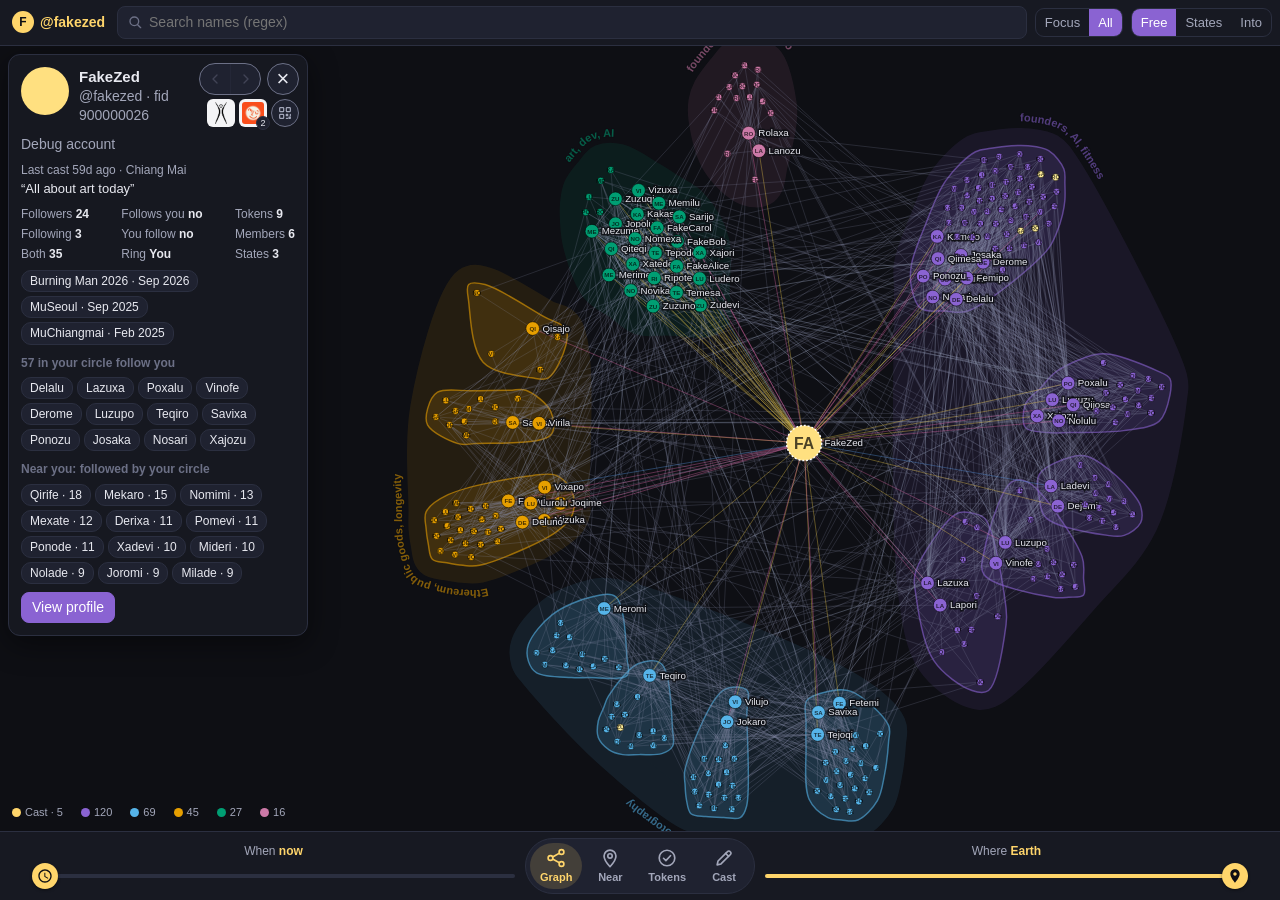
<file: demo/index.html>
<!doctype html>
<html lang="en">
  <head>
    <meta charset="UTF-8" />
    <meta name="viewport" content="width=device-width, initial-scale=1, viewport-fit=cover, user-scalable=no" />
    <meta name="theme-color" content="#0e0f14" />
    <meta name="darkreader-lock">
    <meta name="color-scheme" content="dark">
    <title>HereCaster</title>
    <link rel="icon" href="./icon.png" />
    <!--miniapp-embed-->
    <script>
      // Demo copy: test data (FakeZed and the fake accounts, mock Here peers) unless the address names an account.
      (function () {
        var q = new URLSearchParams(location.search);
        if (!q.has('fid')) { q.set('fid', '900000026'); q.set('here', 'mock'); history.replaceState(null, '', location.pathname + '?' + q + location.hash); }
      })();
    </script>
    <script type="module" crossorigin src="./assets/index-Dut7AiOT.js"></script>
    <link rel="stylesheet" crossorigin href="./assets/index-Mg1fpVBR.css">
  </head>
  <body>
    <div id="app">
      <nav id="settings" aria-label="Graph settings">
        <label id="find">
          <svg viewBox="0 0 24 24" aria-hidden="true"><circle cx="11" cy="11" r="6.5" /><path d="M16 16l4.5 4.5" /></svg>
          <input id="search" type="search" placeholder="Search names (regex)" aria-label="Search names (regex)" autocomplete="off" spellcheck="false" />
          <span id="count"></span>
        </label>
        <div class="seg" id="mode" role="group" aria-label="View">
          <button data-mode="focus">Focus</button>
          <button data-mode="all" class="on">All</button>
        </div>
        <div class="seg" id="hullBy" role="group" aria-label="Community hulls">
          <button data-hull="freeform" class="on">Free</button>
          <button data-hull="society">States</button>
          <button data-hull="interest">Into</button>
        </div>
      </nav>
      <main id="stage">
        <svg id="graph" role="img" aria-label="Friends-of-friends graph"></svg>
        <div id="status" class="status"></div>
        <div id="toast" hidden></div>
        <div id="legend"></div>
        <button id="meBtn" hidden>My network</button>
        <button id="addBtn" hidden>+ Add NearCaster</button>
        <aside id="panel" hidden></aside>
        <div id="peek" hidden></div>
      </main>
    </div>
  </body>
</html>
</file>
<file: site.css>
/* Shared tokens */
:root {
  --paper: #ffffff;
  --paper-2: #f5f5f7;
  --ink: #1d1d1f;
  --ink-2: #6e6e73;
  --line: #d2d2d7;
  --dish: #f2f2f7;
  --ring: rgba(110, 110, 115, .5);
  --c-cohort: #d06afa;
  --c-studio: #2d6fbe;
  --c-seed: #d27830;
  --c-ok: #62c37a;
  --c-threat: #a43a41;
  --font: -apple-system, BlinkMacSystemFont, "Helvetica Neue", Helvetica, Arial, sans-serif;
  --gutter: 16px;
  color-scheme: dark;
}

/* Always dark on screens; print stays light */
@media screen {
  :root {
    --paper: #0f1115;
    --paper-2: #171a21;
    --ink: #f5f5f7;
    --ink-2: #a1a1a6;
    --line: #2c2f38;
    --dish: #171a21;
    --ring: rgba(161, 161, 166, .45);
    --c-cohort: #aa32a4;
    --c-studio: #497cfd;
    --c-seed: #b07a20;
    --c-ok: #249c74;
    --c-threat: #b93d46;
  }
}

*, *::before, *::after { box-sizing: border-box; }

html {
  scroll-snap-type: y proximity;
  scroll-behavior: smooth;
  -webkit-text-size-adjust: 100%;
  text-size-adjust: 100%;
}

body {
  margin: 0;
  background: var(--paper);
  color: var(--ink);
  font-family: var(--font);
  font-size: clamp(18px, 12px + .55vw, 20px);
  line-height: 1.5;
  overflow-x: hidden;
}

/* Slides */
.slide {
  min-height: 100vh;
  min-height: 100svh; min-height: 100lvh;
  scroll-snap-align: start;
  display: flex;
  align-items: center;
  padding: 64px var(--gutter) 96px;
  border-bottom: 1px solid var(--line);
}

.slide-inner {
  width: 100%;
  max-width: 1180px;
  margin: 0 auto;
  display: grid;
  grid-template-columns: minmax(0, 1fr);
  gap: 32px;
  align-items: center;
}

@media (min-width: 980px) {
  .slide { padding-left: 32px; padding-right: 32px; }
  .slide:not(.wide):not(.solo) .slide-inner {
    grid-template-columns: minmax(0, 5fr) minmax(0, 7fr);
    gap: 56px;
  }
}

/* Headlines: centered across the slide */
.slide-head { grid-column: 1 / -1; min-width: 0; text-align: center; }
.slide-head > * { margin-inline: auto; }

.text { min-width: 0; }
.text > * { max-width: 62ch; }
.text > .table-wrap { max-width: none; }

h1, h2 {
  margin: .25em 0 .5em;
  font-size: clamp(30px, 4.2vw, 56px);
  font-weight: 700;
  line-height: 1.08;
  letter-spacing: -.02em;
  overflow-wrap: break-word;
}

h3 { margin: 0 0 .35em; font-size: 17px; font-weight: 600; }

p { margin: 0 0 .9em; }

.small {
  font-size: 14px;
  color: var(--ink-2);
}

figure { margin: 0; min-width: 0; }

figcaption {
  margin-top: 10px;
  font-size: 14px;
  color: var(--ink-2);
}

.figure { min-width: 0; }

/* Side note */
aside.since {
  margin: 24px 0 0;
  padding: 2px 0 2px 16px;
  border-left: 3px solid var(--c-seed);
  font-size: 16px;
}

aside.since h3 { font-size: 15px; }
aside.since p { margin: 0; }

/* Inline diagrams */
figure.diagram svg {
  display: block;
  width: 100%;
  height: auto;
  max-height: 72vh;
  color: var(--ink);
}

.svg-dish { fill: var(--dish); stroke: var(--line); stroke-width: 1.5; }
.svg-ring { fill: none; stroke: var(--ring); stroke-width: 1.5; }
.svg-mem-cohort { fill: var(--c-cohort); fill-opacity: .12; stroke: var(--c-cohort); stroke-opacity: .55; stroke-width: 1.5; }
.svg-mem-studio { fill: var(--c-studio); fill-opacity: .12; stroke: var(--c-studio); stroke-opacity: .55; stroke-width: 1.5; }
.svg-web path { fill: none; stroke: var(--c-seed); stroke-opacity: .8; stroke-width: 2; stroke-linecap: round; }
.svg-dot { fill: var(--ink-2); }
.svg-fill-cohort { fill: var(--c-cohort); }
.svg-fill-studio { fill: var(--c-studio); }
.svg-fill-seed { fill: var(--c-seed); }
.svg-fill-ink2 { fill: var(--ink-2); }
.svg-spoke line { stroke: var(--ring); stroke-width: 1.5; }
.svg-node circle { fill: var(--paper-2); stroke: var(--line); stroke-width: 1.5; }
.svg-node circle.svg-node-why { stroke-dasharray: 1.5 4; stroke-linecap: round; }
.svg-chip { fill: var(--paper); stroke: var(--line); }
.svg-edge path { fill: none; stroke: currentColor; stroke-opacity: .45; stroke-width: 1.5; stroke-linejoin: round; }
.svg-arrow line { stroke: var(--c-studio); stroke-width: 2.5; stroke-linecap: round; }
.svg-text, .svg-text text { fill: currentColor; font-family: var(--font); font-size: 15px; }
.svg-text-2 text { fill: var(--ink-2); font-family: var(--font); font-size: 15px; }

/* Tables */
.table-wrap { overflow-x: auto; margin: 0 0 1em; }

table {
  width: 100%;
  border-collapse: collapse;
  font-size: 16px;
  line-height: 1.4;
}

th, td {
  text-align: left;
  vertical-align: top;
  padding: 10px 12px 10px 0;
  border-bottom: 1px solid var(--line);
}

thead th { font-size: 14px; font-weight: 600; color: var(--ink-2); }
tbody th { font-weight: 600; }

/* Math */
.math { white-space: nowrap; font-family: "Times New Roman", Times, serif; font-size: 1.08em; }
.math i { font-style: italic; }
.radicand { border-top: 1px solid currentColor; padding: 0 2px; margin-left: 1px; }

/* Petri hosts */
[data-petri] { width: 100%; min-width: 0; }
[data-petri]:empty {
  min-height: 320px;
  border-radius: 12px;
  background: var(--dish);
}

.petri-fallback {
  margin: 0;
  padding: 24px;
  border-radius: 12px;
  background: var(--paper-2);
  color: var(--ink-2);
  font-size: 16px;
}

/* Dish slides: the dish fits the window height beside its controls */
@media (min-width: 900px) {
  .slide.wide { padding-top: 40px; padding-bottom: 72px; }
  .slide.wide .petri-stage {
    width: 100%;
    max-width: min(720px, max(380px, calc(100svh - 340px)));
    justify-self: center;
  }
}

/* Long text above a dish runs in two columns */
@media (min-width: 980px) {
  .slide.cols .text { column-count: 2; column-gap: 56px; }
  .slide.cols .text > * { break-inside: avoid; }
}

/* Introducing HereCaster: the capture holds the place until the test-data demo renders over it */
#here h2 { margin-bottom: 0; }
.demo-box { justify-self: stretch; display: grid; place-items: center; }
.demo-box > * { grid-area: 1 / 1; }
.demo-box .demo-frame { visibility: hidden; }
.demo-box.live .demo-frame { visibility: visible; }
.demo-box.live .zfold { visibility: hidden; }
.zfold {
  display: block;
  width: auto;
  max-width: 100%;
  height: auto;
  max-height: 56vh;
  border-radius: 20px;
  border: 1px solid var(--line);
}
.demo-frame { width: 100%; height: min(74vh, 720px); border: 1px solid var(--line); border-radius: 20px; background: #0e0f14; }

ul.plain { padding-left: 1.1em; }
ul.plain li { margin-bottom: .6em; }
ul.plain strong { font-weight: 600; }
#applies ul.plain { font-size: clamp(22px, 2vw, 28px); }
/* Staging: numbered stages, bulleted steps */
ol.steps { padding-left: 1.4em; }
ol.steps > li { margin-bottom: .8em; font-weight: 600; }
ol.steps ul { padding-left: 1.1em; margin: .3em 0 0; font-weight: 400; }
ol.steps ul li { margin-bottom: .2em; }

/* Pages 3 and 4: picture over text in each column; the picture takes the height the text leaves */
.pair-col { min-width: 0; }
.pair-text p { max-width: 62ch; }
.split figure.diagram { position: relative; min-height: 0; }
.split figure.diagram svg { position: absolute; inset: 0; width: 100%; height: 100%; max-height: none; }
.split h2 { font-size: clamp(22px, min(4.2vw, 7vh), 56px); }
/* landscape and squarish: one page, columns side by side */
@media screen and (min-aspect-ratio: 4/5) {
  .slide.split { height: 100vh; height: 100svh; height: 100lvh; min-height: 0; padding-top: clamp(12px, 4vh, 48px); padding-bottom: clamp(64px, 9vh, 96px); }
  .split .slide-inner { display: block; height: 100%; container-type: inline-size; }
  .split .pair {
    --pair-gap: clamp(24px, 4vw, 48px);
    height: 100%;
    display: grid;
    grid-template-columns: minmax(0, 1fr) minmax(0, 1fr);
    /* the picture row grows to the drawing's own height (316 x 340), no further; spare height centers the page */
    grid-template-rows: auto minmax(0, calc((100cqw - var(--pair-gap)) / 2 * 340 / 316)) auto;
    align-content: center;
    column-gap: var(--pair-gap);
    row-gap: clamp(8px, 2vh, 20px);
  }
  .split .pair-col { display: contents; }
  .split .slide-head { grid-row: 1; grid-column: 1 / -1; }
  .split .slide-head h2 { margin: 0; }
  .split .pair-col > figure.diagram { grid-row: 2; }
  .split .pair-col > .pair-text { grid-row: 3; font-size: clamp(13px, 2.6vh, 1em); }
  .split .pair-col:first-child > figure.diagram, .split .pair-col:first-child > .pair-text { grid-column: 1; }
  .split .pair-col:last-child > * { grid-column: 2; }
  .split .pair-text p:last-child { margin-bottom: 0; }
}
/* portrait: each column is its own page, 3a 3b 4a 4b */
@media screen and (max-aspect-ratio: 799/1000) {
  .slide.split { display: block; min-height: 0; padding: 0; scroll-snap-align: none; }
  .split .slide-inner, .split .pair { display: block; }
  .split .pair-col {
    min-height: 100vh;
    min-height: 100svh; min-height: 100lvh;
    display: flex;
    flex-direction: column;
    justify-content: center;
    gap: 20px;
    padding: 24px var(--gutter) 80px;
    scroll-snap-align: start;
  }
  .split .pair-col + .pair-col { border-top: 1px solid var(--line); }
  .split .slide-head h2 { margin: 0; }
  .split .pair-col > figure.diagram { flex: 1 1 0; min-height: 140px; max-height: 52vh; }
  .split .pair-text p:last-child { margin-bottom: 0; }
}
/* The Almost Six Questions: the one query across the slide */
#questions figure.query { grid-column: 1 / -1; }
#questions .slide-inner figure.diagram:not(.query) svg { max-height: 34vh; }

/* Thank you: QR to coincidence.org, dark on white in both themes so phones can scan it */
#contact .slide-inner { justify-items: center; }
.qr { display: block; width: min(320px, 70vw); line-height: 0; }
.qr svg { width: 100%; height: auto; }
.qr-bg { fill: #ffffff; }
.qr-fg { fill: #000000; }
.contact-mail { margin: 0; font-size: 14px; }
.contact-mail a { color: #f5c518; text-decoration: none; }


/* Deck controls */
.deck-nav {
  position: fixed;
  right: var(--gutter);
  bottom: calc(var(--gutter) / 2);
  z-index: 10;
  display: flex;
  align-items: center;
  gap: 6px;
  padding: 5px 5px 5px 14px;
  border: 1px solid var(--line);
  border-radius: 999px;
  background: var(--paper-2);
  box-shadow: 0 2px 12px rgba(0, 0, 0, .08);
}

.deck-count {
  min-width: 4.2em;
  font-size: 14px;
  color: var(--ink-2);
  font-variant-numeric: tabular-nums;
}

.deck-btn {
  width: 36px;
  height: 36px;
  display: grid;
  place-items: center;
  padding: 0;
  border: 1px solid var(--line);
  border-radius: 50%;
  background: var(--paper);
  color: var(--ink);
  cursor: pointer;
}

.deck-btn svg { width: 18px; height: 18px; }
.deck-btn path { fill: none; stroke: currentColor; stroke-width: 2; stroke-linecap: round; stroke-linejoin: round; }
.deck-btn:disabled { opacity: .4; cursor: default; }

:focus-visible { outline: 2px solid var(--c-studio); outline-offset: 2px; }

@media (prefers-reduced-motion: reduce) {
  html { scroll-behavior: auto; }
  *, *::before, *::after { transition: none !important; animation: none !important; }
}

/* Diagrams redrawn from the original slides, and the shuttle ride */
/* the one query fits the window under the table and ring */
@media (min-width: 900px) {
  #questions figure.query svg { max-height: 22vh; }
}
/* Bibliography */
.refs { margin: 0; padding-left: 1.6em; font-size: 16px; line-height: 1.45; }
.refs li { margin-bottom: .5em; padding-left: .2em; }
.text > .refs { max-width: none; }
.refs a { color: var(--c-studio); text-underline-offset: .15em; overflow-wrap: anywhere; }
.refs a.star-link { color: #f5c518; text-decoration: none; font-weight: 700; padding-inline: .2em; }
@media (min-width: 980px) {
  .refs { column-count: 2; column-gap: 48px; }
  .refs li { break-inside: avoid; }
}
/* Slides 1 and 2: text takes the wider column, the illustration the narrower */
.premise-list { margin: 0 0 .7em; padding-left: 1.1em; }
.premise-list li { margin: 0; line-height: 1.4; }
.premise-lead { margin: 0 0 .1em; font-weight: 600; }
.premise-sub { margin: -.2em 0 .3em; font-size: clamp(22px, 2vw, 28px); font-weight: 600; line-height: 1.2; }
#premise figure.diagram svg, #questions figure.diagram:not(.query) svg { max-width: 440px; max-height: 56vh; margin: 0 auto; }
/* the illustration keeps the right column down to tablet width */
@media (min-width: 600px) {
  #premise .slide-inner, #questions .slide-inner { grid-template-columns: minmax(0, 7fr) minmax(0, 5fr); gap: 32px; }
}
@media (min-width: 980px) {
  #premise .slide-inner, #questions .slide-inner { gap: 56px; }
}
/* Ride diagram */
.svg-ride-card { fill: var(--paper-2); stroke: var(--line); stroke-width: 1.5; }
.svg-ride-card-why { fill: var(--c-seed); fill-opacity: .1; stroke: var(--c-seed); stroke-width: 1.5; }
.svg-ride-t, .svg-ride-head, .svg-ride-why { font-family: var(--font); font-size: 21px; }
.svg-ride-t { fill: var(--ink); }
.svg-ride-b { font-weight: 600; }
.svg-ride-head { fill: color-mix(in srgb, var(--c-studio), var(--ink) 30%); font-weight: 600; }
.svg-ride-why { fill: color-mix(in srgb, var(--c-seed), var(--ink) 25%); }
.svg-ride-arrow line { stroke: var(--c-studio); stroke-width: 2.5; stroke-linecap: round; }
.svg-ride-arrow-why { stroke: var(--c-seed); stroke-width: 2.5; stroke-dasharray: 7 6; }
.svg-ride-sep text { fill: var(--ink-2); font-family: var(--font); font-size: 21px; }
.svg-today-panel { fill: none; stroke: var(--ring); stroke-width: 1.5; }
.svg-today-proposed { stroke-dasharray: 6 5; }
.svg-today-chip { fill: var(--paper); stroke: var(--ink-2); stroke-width: 1.5; stroke-dasharray: 4 3; }
.svg-today-ground { stroke: var(--line); stroke-width: 1.5; }
.svg-today-ink { fill: none; stroke: var(--ink); stroke-width: 1.5; stroke-linecap: round; stroke-linejoin: round; }
.svg-today-box { fill: var(--paper); stroke: var(--ink); stroke-width: 1.5; }
.svg-today-qr { fill: var(--ink); fill-rule: evenodd; }
.svg-today-photo { fill: var(--paper); stroke: var(--c-threat); stroke-width: 1.5; }
.svg-today-beam { fill: var(--c-studio); fill-opacity: .16; }
.svg-today-copy { fill: none; stroke: var(--ink-2); stroke-width: 1.5; }
.svg-today-halo { fill: var(--c-studio); fill-opacity: .12; stroke: var(--c-studio); stroke-opacity: .6; stroke-width: 1.5; }
.svg-today-on { fill: var(--c-ok); }
.svg-today-knob { fill: var(--paper); }
.svg-connection-phone { fill: var(--paper-2); stroke: var(--ink-2); stroke-width: 1.5; }
.svg-connection-glyph { fill: none; stroke: currentColor; stroke-width: 1.5; stroke-linecap: round; }
.svg-connection-record { fill: var(--paper-2); stroke: var(--c-ok); stroke-width: 1.5; }
.svg-connection-title { font-weight: 600; }
.svg-time-lane { fill: var(--dish); }
.svg-time-met { fill: var(--c-studio); fill-opacity: .12; }
.svg-time-proposed { fill: var(--paper); stroke: var(--ink-2); stroke-width: 1.5; stroke-dasharray: 5 4; }

/* One slide per landscape page */
@page { size: landscape; margin: 10mm; }

@media print {
  :root {
    --paper: #ffffff; --paper-2: #f5f5f7; --ink: #1d1d1f; --ink-2: #6e6e73;
    --line: #d2d2d7; --dish: #f2f2f7; --ring: rgba(110, 110, 115, .5);
    --c-cohort: #d06afa; --c-studio: #2d6fbe; --c-seed: #d27830; --c-ok: #62c37a; --c-threat: #a43a41;
  }
  html { scroll-snap-type: none; scroll-behavior: auto; }
  /* fills print without the browser's background option */
  body { font-size: 12pt; -webkit-print-color-adjust: exact; print-color-adjust: exact; }
  h1, h2 { font-size: 24pt; }
  .deck-nav { display: none; }
  .slide {
    min-height: auto;
    padding: 0;
    border: 0;
    display: block;
    break-after: page;
    page-break-after: always;
    break-inside: avoid;
  }
  .slide:last-of-type { break-after: auto; page-break-after: auto; }
  .slide.wide { padding: 0; }
  /* dish slides shrink so text, dish and panel share a page */
  .slide.wide:has([data-petri]) { zoom: .85; }
  .slide-inner { max-width: none; gap: 20px; }
  .slide:not(.wide):not(.solo) .slide-inner { grid-template-columns: minmax(0, 5fr) minmax(0, 7fr); gap: 32px; }
  /* the table takes the wider column */
  #questions .slide-inner, #premise .slide-inner { grid-template-columns: minmax(0, 7fr) minmax(0, 5fr); }
  /* print keeps the capture, not the live frame */
  .demo-frame { display: none; }
  .demo-box.live .zfold { visibility: visible; }
  figure.diagram svg { max-height: 60vh; }
  .split .pair { display: grid; grid-template-columns: minmax(0, 1fr) minmax(0, 1fr); column-gap: 32px; }
  .split .pair-col { display: contents; }
  .split .slide-head { grid-row: 1; grid-column: 1 / -1; }
  .split .pair-col > figure.diagram { grid-row: 2; height: 300px; margin-bottom: 16px; }
  .split .pair-col > .pair-text { grid-row: 3; }
  .split .pair-col:first-child > figure.diagram, .split .pair-col:first-child > .pair-text { grid-column: 1; }
  .split .pair-col:last-child > * { grid-column: 2; }
  #questions .slide-inner figure.diagram:not(.query) svg { max-height: 300px; }
  #questions figure.query svg { max-height: 200px; }
  #questions .slide-inner { break-inside: avoid; }
  #questions figure.query { break-before: avoid; }
  .slide.cols .text { column-count: 2; column-gap: 32px; }
  .slide.cols .text > * { break-inside: avoid; }
  /* a dish stays whole; one that does not fit under its text starts a page */
  [data-petri] { break-inside: avoid; }
  .slide.wide .petri-stage { max-width: none; }
  .refs { column-count: 2; column-gap: 32px; font-size: 10.5pt; }
  .refs li { break-inside: avoid; }
}

/* Staging and Deployment: list block centered, text left aligned */
#applies .text, #staging .text { justify-self: center; width: fit-content; max-width: 100%; text-align: left; }

/* Pages 2-5: wider side margins on wide screens */
@media (min-width: 980px) {
  #premise .slide-inner, #today .slide-inner, #ride .slide-inner, #questions .slide-inner { padding-inline: clamp(0px, 10vw - 48px, 120px); }
}
/* Page 5: the table ends at its longest row */
/* Page 15 title breaks before "Different Logs" in portrait windows */
br.br-portrait { display: none; }
@media screen and (orientation: portrait) { br.br-portrait { display: inline; } }
#questions .table-wrap table { width: auto; }
#questions .table-wrap td { padding-right: 24px; }
/* Page 8 Deployment: one page; two columns of stages in landscape and squarish windows, smaller type in short windows */
#staging { padding-top: clamp(16px, 4vh, 64px); padding-bottom: clamp(64px, 9vh, 96px); }
#staging .slide-inner { gap: clamp(12px, 3vh, 32px); }
#staging h2 { margin: 0; }
#staging .text { font-size: clamp(12px, 2.1vh, 1em); }
#staging ol.steps { margin: 0; }
@media screen and (min-aspect-ratio: 4/5) and (min-width: 600px) {
  #staging .text { width: min(100%, 1000px); }
  #staging ol.steps { column-count: 2; column-gap: 56px; max-width: none; }
  #staging ol.steps > li { break-inside: avoid; }
}
@media screen and (max-height: 500px) { #staging .text { line-height: 1.3; } #staging ol.steps > li { margin-bottom: .4em; } #staging ol.steps ul li { margin-bottom: 0; } }
/* Pages 2, 5, 6: page 4's margins; one page in landscape and squarish windows */
@media (min-width: 980px) { #here .slide-inner { padding-inline: clamp(0px, 10vw - 48px, 120px); } }
@media screen and (min-aspect-ratio: 4/5) {
  #premise, #questions, #here { padding-top: clamp(12px, 4vh, 48px); padding-bottom: clamp(64px, 9vh, 96px); }
  /* Page 6: the demo takes the height under the title and stays above the navigator */
  #here { height: 100vh; height: 100svh; height: 100lvh; min-height: 0; }
  #here .slide-inner { height: 100%; grid-template-rows: auto minmax(0, 1fr); gap: clamp(8px, 2vh, 20px); align-items: stretch; }
  #here h2 { margin: 0; font-size: clamp(22px, min(4.2vw, 7vh), 56px); }
  #here .demo-box { min-height: 0; height: 100%; grid-template-rows: minmax(0, 1fr); grid-template-columns: minmax(0, 1fr); }
  #here .demo-frame { height: 100%; }
  #here .zfold { height: 100%; width: auto; max-width: 100%; max-height: none; object-fit: contain; }
}
/* Pages 2 and 5: type follows the window height */
@media screen and (min-aspect-ratio: 4/5) {
  #premise h1, #questions h2 { font-size: clamp(20px, min(4.2vw, 7vh), 56px); }
  #premise .slide-inner, #questions .slide-inner { row-gap: clamp(8px, 3vh, 32px); }
  #premise .text { font-size: clamp(11px, 2.25vh, 1em); }
  #premise .premise-sub { font-size: clamp(14px, min(2vw, 3.1vh), 28px); }
  #questions table { font-size: clamp(11px, 1.9vh, 16px); }
  #questions th, #questions td { padding-top: clamp(3px, 1.1vh, 10px); padding-bottom: clamp(3px, 1.1vh, 10px); }
}
/* Pages 2 and 5 in short windows: smaller type, page 2's lists in two columns */
@media screen and (min-aspect-ratio: 4/5) and (max-height: 560px) {
  #premise .slide-inner, #questions .slide-inner { gap: 8px 24px; }
  #premise h1, #questions h2 { margin: 0; font-size: clamp(20px, 7vh, 34px); }
  #premise .text { font-size: clamp(11px, 3vh, 16px); line-height: 1.3; column-count: 2; column-gap: 24px; }
  #premise .premise-sub { margin: 0 0 .2em; font-size: 1.2em; }
  #premise .premise-list li { line-height: 1.3; }
  #premise .text .small { font-size: .85em; margin: 0; }
  #questions table { font-size: clamp(11px, 3vh, 16px); }
  #questions th, #questions td { padding-top: 3px; padding-bottom: 3px; }
  #questions .table-wrap { margin: 0; }
  #questions .slide-inner figure.diagram:not(.query) svg { max-height: 40vh; }
  #questions figure.query svg { max-height: 20vh; }
}
/* Pages 13, 14, 15: dish at 60% */
#petri .petri-stage, #johnson .petri-stage, #threat .petri-stage { width: 60%; justify-self: center; }
@media (min-width: 900px) {
  #petri .petri-stage, #johnson .petri-stage, #threat .petri-stage { width: 100%; max-width: calc(.6 * min(720px, max(380px, calc(100svh - 340px)))); }
}
/* Navigator clears the home bar where the browser reports a bottom inset */
:root { --nav-clear: calc(var(--gutter) / 2 + env(safe-area-inset-bottom, 0px) + 56px); }
.deck-nav { bottom: calc(var(--gutter) / 2 + env(safe-area-inset-bottom, 0px)); transition: opacity .4s ease; }
.deck-nav.away { opacity: 0; pointer-events: none; }
@media screen and (min-aspect-ratio: 4/5) {
  .slide.split, #premise, #questions, #here, #staging { padding-bottom: max(clamp(64px, 9vh, 96px), var(--nav-clear)); }
}
/* Portrait: pages 3, 4, 5 text ends just above the navigator */
@media screen and (max-aspect-ratio: 799/1000) {
  .split .pair-col { padding-bottom: var(--nav-clear); }
  .split .pair-col > figure.diagram { max-height: none; }
  #questions { padding-bottom: var(--nav-clear); }
}
/* Portrait, one column: page 2's illustration sits small in the upper left corner */
@media screen and (max-aspect-ratio: 799/1000) and (max-width: 599px) {
  #premise { padding-top: 24px; padding-bottom: var(--nav-clear); }
  #premise .slide-inner { grid-template-columns: auto minmax(0, 1fr); gap: 16px; }
  #premise figure.diagram { grid-row: 1; grid-column: 1; width: clamp(72px, 24vw, 120px); }
  #premise .slide-head { grid-row: 1; grid-column: 2; text-align: left; }
  #premise .slide-head h1 { margin: 0; font-size: clamp(26px, 7.5vw, 34px); }
  #premise .text { grid-row: 2; grid-column: 1 / -1; font-size: clamp(11px, min(2.15vh, 4.2vw), 18px); }
  #premise .premise-sub { font-size: 1.25em; }
}
/* Page 6: title card fades out over the full-page demo, every window shape */
@media screen {
  #here { position: relative; height: 100vh; height: 100svh; height: 100lvh; min-height: 0; padding: 0; }
  #here .slide-inner { display: block; max-width: none; height: 100%; padding: 0; }
  /* demo ends above the navigator with Safari's toolbar showing, so its When and Where row stays in view */
  #here { background: #0e0f14; }
  #here .demo-box { height: 100%; height: calc(100svh - var(--nav-clear)); }
  #here .demo-frame { height: 100%; border: 0; border-radius: 0; }
  #here .zfold { max-height: 100%; border: 0; border-radius: 0; }
  #here .slide-head { position: absolute; inset: 0; z-index: 2; display: grid; place-items: center; pointer-events: none; transition: opacity .6s ease; }
  #here .slide-head h2 { margin: 0; padding: 18px 28px; border-radius: 18px; background: #3a3a3c; color: #f5f5f7; font-size: clamp(22px, 7vw, 32px); }
  #here.revealed .slide-head { opacity: 0; }
}
/* Wide landscape (16:9 and wider): page 7 headline margins */
@media screen and (min-aspect-ratio: 16/9) {
  #applies { align-items: flex-start; padding-top: 12px; padding-bottom: var(--nav-clear); }
  #applies .slide-inner { gap: clamp(8px, 3vh, 20px); }
  #applies h2 { margin: 0; font-size: clamp(22px, 8vh, 40px); }
  #applies ul.plain { margin: 0 0 .5em; font-size: clamp(15px, 5vh, 28px); }
  #applies ul.plain li { margin-bottom: .4em; }
}
/* Wide landscape: pages 11-15 headline with little margin, figure right of the text */
@media screen and (min-aspect-ratio: 16/9) {
  #connection, #time, #petri, #johnson, #threat { align-items: flex-start; padding-top: 8px; padding-bottom: 16px; }
  #connection .slide-inner, #time .slide-inner, #petri .slide-inner, #johnson .slide-inner, #threat .slide-inner {
    grid-template-columns: minmax(0, 1fr) auto;
    align-items: start;
    gap: 8px 24px;
  }
  #connection h2, #time h2, #petri h2, #johnson h2, #threat h2 { margin: 0; font-size: clamp(20px, 7vh, 34px); }
  #connection .text, #time .text, #petri .text, #johnson .text, #threat .text { grid-column: 1; font-size: clamp(13px, 3.6vh, 1em); }
  #connection figure.diagram, #time figure.diagram { grid-column: 2; grid-row: 2 / span 2; width: min(50vw, calc((100lvh - 56px - var(--nav-clear)) * 1.9)); }
  #connection figure.diagram svg, #time figure.diagram svg { max-height: calc(100lvh - 56px - var(--nav-clear)); }
  #petri .figure, #johnson .figure, #threat .figure, #petri .petri, #johnson .petri, #threat .petri { display: contents; }
  #petri .petri-stage, #johnson .petri-stage, #threat .petri-stage {
    grid-column: 2; grid-row: 2 / span 5;
    width: min(46vw, calc(100lvh - 56px - var(--nav-clear))); justify-self: end;
  }
  #petri .petri-controls, #petri .petri-panel, #petri .petri-legend,
  #johnson .petri-controls, #johnson .petri-panel, #johnson .petri-legend,
  #threat .petri-controls, #threat .petri-panel, #threat .petri-legend { grid-column: 1; }
  #petri .text, #johnson .text, #threat .text { grid-row: 2; }
  #petri .petri-controls, #johnson .petri-controls, #threat .petri-controls { grid-row: 3; }
  #petri .petri-panel, #johnson .petri-panel, #threat .petri-panel { grid-row: 4; }
  #petri .petri-legend, #johnson .petri-legend, #threat .petri-legend { grid-row: 5; }
  #johnson .text { column-count: 1; }
}
/* Page 8 with five stages: one page in wide landscape and portrait */
@media screen and (min-aspect-ratio: 16/9) {
  #staging { padding-top: 8px; padding-bottom: var(--nav-clear); }
  #staging h2 { font-size: clamp(22px, 8vh, 40px); }
  #staging .slide-inner { gap: clamp(6px, 2.5vh, 24px); }
}
@media screen and (max-aspect-ratio: 799/1000) {
  #staging { padding-top: 24px; padding-bottom: var(--nav-clear); }
  #staging .text { font-size: clamp(12px, min(1.8vh, 4.3vw), 1em); }
}
/* Appendix subhead */
.appendix-sub { margin: 0; font-size: clamp(18px, 2.2vw, 28px); color: var(--ink-2); }
/* Top margins: every page starts 12px from the top; cover and Appendix stay centered */
@media screen {
  .slide, .slide.wide, .slide.split, #premise, #questions, #applies, #staging, #contact, #sources, #connection, #time, #petri, #johnson, #threat { padding-top: 12px; align-items: flex-start; }
  .split .pair { align-content: start; }
  .split .pair-col { padding-top: 12px; justify-content: flex-start; }
  .slide-head h1, .slide-head h2 { margin-top: 0; }
  #origin, #appendix { align-items: center; }
}
/* Page 14: headline on one line, little margin under it, Where and When on one line */
#petri .slide-inner { row-gap: 8px; }
#petri .slide-head h2 { margin-bottom: 0; white-space: nowrap; }
@media (max-width: 600px) { #petri .slide-head h2 { font-size: min(30px, 6.6vw); } }
#petri .petri-controls { flex-direction: row; flex-wrap: nowrap; align-items: flex-start; gap: 12px; }
#petri .petri-seg { flex-wrap: nowrap; }
@media (max-width: 600px) {
  #petri .petri-controls { gap: 8px; }
  #petri .petri-controls .petri-btn { padding: 0 clamp(3px, 1.3vw, 6px); font-size: clamp(11px, 3.2vw, 12.5px); }
}
/* Touch suspends scroll snapping */
html.touching { scroll-snap-type: none; }
@media screen and (min-aspect-ratio: 16/9) { #petri .petri-controls .petri-btn { padding: 0 9px; font-size: 13px; } }
#petri .petri-field { flex: none; }
/* Page 6: loading bar under the title */
#here .slide-head h2 { position: relative; padding-bottom: 26px; }
#here .here-bar { position: absolute; left: 28px; right: 28px; bottom: 12px; height: 4px; border-radius: 2px; background: rgba(245, 245, 247, .25); overflow: hidden; }
#here .here-bar i { display: block; height: 100%; width: 0; background: #f5f5f7; transition: width .3s ease; }
</file>
<file: petri/petri.css>
/* Petri dish component, scoped under .petri. */
.petri {
  --pc-ink: var(--ink, #1d1d1f);
  --pc-ink-2: var(--ink-2, #6e6e73);
  --pc-paper: var(--paper, #ffffff);
  --pc-paper-2: var(--paper-2, #f5f5f7);
  --pc-line: var(--line, #d2d2d7);
  --pc-dish: var(--dish, #f2f2f7);
  --pc-ring: var(--ring, rgba(110, 110, 115, .5));
  --pc-cohort: var(--c-cohort, #d06afa);
  --pc-studio: var(--c-studio, #2d6fbe);
  --pc-seed: var(--c-seed, #d27830);
  --pc-ok: var(--c-ok, #62c37a);
  --pc-threat: var(--c-threat, #a43a41);
  display: grid;
  grid-template-columns: minmax(0, 1fr);
  gap: 16px;
  min-width: 0;
  color: var(--pc-ink);
  font-family: -apple-system, BlinkMacSystemFont, "Helvetica Neue", Helvetica, Arial, sans-serif;
  font-size: 15px;
  line-height: 1.45;
}
@media screen {
  .petri {
    --pc-ink: var(--ink, #f5f5f7);
    --pc-ink-2: var(--ink-2, #a1a1a6);
    --pc-paper: var(--paper, #0f1115);
    --pc-paper-2: var(--paper-2, #171a21);
    --pc-line: var(--line, #2c2f38);
    --pc-dish: var(--dish, #171a21);
    --pc-ring: var(--ring, rgba(161, 161, 166, .45));
    --pc-cohort: var(--c-cohort, #aa32a4);
    --pc-studio: var(--c-studio, #497cfd);
    --pc-seed: var(--c-seed, #b07a20);
    --pc-ok: var(--c-ok, #249c74);
    --pc-threat: var(--c-threat, #b93d46);
  }
}
.petri [hidden] { display: none !important; }
.petri *, .petri *::before, .petri *::after { box-sizing: border-box; }

/* stage */
.petri-stage { position: relative; min-width: 0; display: flex; flex-direction: column; align-items: center; gap: 12px; }
.petri-stage canvas { display: block; max-width: 100%; border-radius: 50%; touch-action: manipulation; cursor: crosshair; }
.petri-stage canvas:focus-visible { outline: 2px solid var(--pc-ink); outline-offset: 4px; }
.petri-card {
  width: 100%;
  padding: 10px 12px;
  background: var(--pc-paper-2);
  border: 1px solid var(--pc-line);
  border-radius: 12px;
  font-size: 13px;
}

/* definition lists in the card and the threat panel */
.petri-dl { display: grid; grid-template-columns: max-content minmax(0, 1fr); gap: 2px 10px; margin: 0; }
.petri-dl dt { color: var(--pc-ink-2); }
.petri-dl dd { margin: 0; overflow-wrap: anywhere; }

/* controls */
.petri-controls { display: flex; flex-direction: column; gap: 14px; min-width: 0; }
.petri-field { display: flex; flex-direction: column; align-items: flex-start; gap: 8px; min-width: 0; }
.petri-field-label { font-size: 13px; color: var(--pc-ink-2); }
.petri-seg {
  display: flex;
  flex-wrap: wrap;
  gap: 2px;
  padding: 2px;
  max-width: 100%;
  border: 1px solid var(--pc-line);
  border-radius: 20px;
  background: var(--pc-paper-2);
}
.petri-btn, .petri-switch {
  min-height: 36px;
  padding: 0 14px;
  border: 0;
  border-radius: 18px;
  background: transparent;
  color: var(--pc-ink);
  font: inherit;
  font-size: 14px;
  cursor: pointer;
}
.petri-btn:hover { background: var(--pc-line); }
.petri-btn[aria-pressed="true"] { background: var(--pc-ink); color: var(--pc-paper); }
.petri-btn:focus-visible, .petri-switch:focus-visible { outline: 2px solid var(--pc-ink); outline-offset: 2px; }
.petri-switch { display: inline-flex; align-items: center; gap: 10px; padding: 0 12px 0 4px; border: 1px solid var(--pc-line); background: var(--pc-paper-2); }
.petri-track { position: relative; width: 36px; height: 22px; border-radius: 11px; background: var(--pc-line); flex: none; }
.petri-track::after {
  content: "";
  position: absolute;
  top: 3px;
  left: 3px;
  width: 16px;
  height: 16px;
  border-radius: 50%;
  background: var(--pc-paper);
  transition: transform .15s ease;
}
.petri-switch[aria-checked="true"] .petri-track { background: var(--pc-ink); }
.petri-switch[aria-checked="true"] .petri-track::after { transform: translateX(14px); }
.petri-range { display: flex; align-items: center; gap: 10px; width: 100%; font-size: 13px; color: var(--pc-ink-2); }
.petri-range input { flex: 1; min-width: 0; min-height: 36px; accent-color: var(--pc-ink); }
.petri-range output { min-width: 2.5em; text-align: right; color: var(--pc-ink); }
.petri-num { font-variant-numeric: tabular-nums; }

/* panel */
.petri-panel { display: flex; flex-direction: column; gap: 14px; min-width: 0; font-size: 14px; }
.petri-panel p { margin: 0 0 6px; }
.petri-sec { padding-top: 12px; border-top: 1px solid var(--pc-line); }
.petri-h { margin: 0 0 6px; font-size: 15px; font-weight: 600; }
.petri-stack { display: grid; }
.petri-variant { grid-area: 1 / 1; visibility: hidden; }
.petri-variant.is-on { visibility: visible; }
.petri-tech { display: flex; flex-wrap: wrap; align-items: center; gap: 8px; color: var(--pc-ink-2); }
.petri-tag { padding: 1px 8px; border: 1px solid var(--pc-line); border-radius: 10px; font-size: 12px; color: var(--pc-ink); }
.petri-not { color: var(--pc-ink-2); }
.petri-live { color: var(--pc-ink); }
.petri-note { margin: 0; font-size: 13px; color: var(--pc-ink-2); }

/* legend */
.petri-legend { display: flex; flex-wrap: wrap; gap: 6px 16px; margin: 0; padding: 0; list-style: none; font-size: 13px; color: var(--pc-ink-2); min-width: 0; }
.petri-legend li { display: inline-flex; align-items: center; gap: 6px; }
.petri-sw { flex: none; overflow: visible; }
.petri-f-ink2 { fill: var(--pc-ink-2); }
.petri-f-cohort { fill: var(--pc-cohort); }
.petri-f-studio { fill: var(--pc-studio); }
.petri-f-threat { fill: var(--pc-threat); }
.petri-s-dish { stroke: var(--pc-dish); stroke-width: 1.5; }
.petri-faded { opacity: .45; }
.petri-faint { opacity: .25; }
.petri-l-ink2, .petri-l-ok, .petri-l-seed, .petri-l-threat { fill: none; stroke-width: 1.5; stroke-linecap: round; }
.petri-l-ink2 { stroke: var(--pc-ink-2); }
.petri-l-ok { stroke: var(--pc-ok); }
.petri-l-seed { stroke: var(--pc-seed); stroke-width: 2; }
.petri-l-threat { stroke: var(--pc-threat); }
.petri-dashed { stroke-dasharray: 3 2.5; }

/* desktop: stage left, controls and panel right */
@media (min-width: 900px) {
  .petri {
    grid-template-columns: minmax(0, 58fr) minmax(0, 42fr);
    grid-template-areas: "stage controls" "stage panel" "stage legend";
    grid-template-rows: auto auto 1fr;
    column-gap: 32px;
    align-items: start;
  }
  .petri-stage { grid-area: stage; }
  .petri-controls { grid-area: controls; }
  .petri-panel { grid-area: panel; }
  .petri-legend { grid-area: legend; }
  .petri-card {
    position: absolute;
    left: 0;
    bottom: 0;
    width: min(280px, 46%);
    box-shadow: 0 4px 16px rgba(0, 0, 0, .08);
  }
}

@media (prefers-reduced-motion: reduce) {
  .petri-track::after { transition: none; }
}

/* print: dish left, controls and panel right, compact, at any page width */
@media print {
  .petri {
    grid-template-columns: minmax(0, 40fr) minmax(0, 60fr);
    grid-template-areas: "stage controls" "stage panel" "stage legend";
    grid-template-rows: auto auto 1fr;
    gap: 10px 28px;
    align-items: start;
    font-size: 13px;
  }
  .petri-stage { grid-area: stage; }
  .petri-controls { grid-area: controls; gap: 8px; }
  .petri-field { gap: 4px; }
  .petri-panel { grid-area: panel; gap: 8px; font-size: 13px; }
  .petri-sec { padding-top: 8px; }
  .petri-legend { grid-area: legend; }
  /* the canvas keeps its screen bitmap and scales to the column */
  .petri-stage canvas { width: 100% !important; height: auto !important; }
  .petri-card { position: absolute; left: 0; bottom: 0; width: min(280px, 46%); }
  .petri-btn, .petri-switch { min-height: 26px; padding: 0 10px; font-size: 13px; }
  .petri-switch { padding: 0 10px 0 3px; }
  .petri-range input { min-height: 26px; }
}
</file>
<file: Alt/assets/index-Mg1fpVBR.css>
:root{--bg:#0e0f14;--panel:#171922;--panel-2:#1f2230;--line:#2b2f40;--ink:#e8e9f0;--ink-2:#a3a7ba;--ink-3:#6c7086;--accent:#8a63d2;--hit:#fe9;--hit-label:#ffd84d;--tie-mutual:#ffd84d;--tie-in:#f472b6;--tie-out:#60a5fa;--tie-half:#9aa0b4;--aura:#ffe080e8;--here:#ffd56b;--f2f:#ff4d4d;--safe-top:env(safe-area-inset-top,0px);--safe-bottom:env(safe-area-inset-bottom,0px);--safe-left:env(safe-area-inset-left,0px);--safe-right:env(safe-area-inset-right,0px);--lightningcss-light: ;--lightningcss-dark:initial;color-scheme:dark}*{box-sizing:border-box}[hidden]{display:none!important}html,body{background:var(--bg);height:100%;color:var(--ink);overscroll-behavior:none;-webkit-tap-highlight-color:transparent;-webkit-text-size-adjust:100%;-moz-text-size-adjust:100%;text-size-adjust:100%;margin:0;font:14px/1.35 -apple-system,BlinkMacSystemFont,Inter,Segoe UI,Roboto,sans-serif}#app{padding:var(--safe-top) var(--safe-right) var(--safe-bottom) var(--safe-left);flex-direction:column;display:flex;position:fixed;inset:0}#find{background:var(--panel-2);border:1px solid var(--line);cursor:text;border-radius:8px;flex:1 1 0;align-items:center;gap:6px;min-width:80px;padding:0 9px;display:flex;overflow:hidden}#find svg{fill:none;width:16px;height:16px;stroke:var(--ink-3);stroke-width:2px;stroke-linecap:round;flex:none}#search{min-width:48px;color:var(--ink);font:inherit;background:0 0;border:0;outline:none;flex:48px;padding:6px 0}#find:has(#search.bad){border-color:#c55}#find:focus-within{border-color:var(--ink-3)}#count{min-width:0;color:var(--ink-3);white-space:nowrap;flex:0 auto;font-size:12px;overflow:hidden}button{font:inherit;color:var(--ink);background:var(--panel-2);border:1px solid var(--line);cursor:pointer;border-radius:8px;padding:5px 10px}button:active{transform:translateY(1px)}#settings{background:var(--panel);border-bottom:1px solid var(--line);scrollbar-width:none;z-index:3;align-items:center;gap:8px;padding:6px 8px;display:flex;overflow-x:auto}#settings::-webkit-scrollbar{display:none}#settings .seg{flex:none}#settings .seg button{white-space:nowrap}@media (max-width:520px){#settings{gap:5px}#settings .seg button{padding:4px 5px;font-size:12px}#settings:has(#search:focus) .seg{border-width:0;width:0;min-width:0;margin-left:-5px;padding:0;overflow:hidden}}.seg{border:1px solid var(--line);border-radius:9px;display:inline-flex;overflow:hidden}.seg button{color:var(--ink-2);background:0 0;border:0;border-radius:0;padding:5px 9px;font-size:13px}.seg button.on{background:var(--accent);color:#fff}#who{min-width:0;color:var(--here);background:0 0;border:0;flex:0 auto;align-items:center;gap:6px;padding:2px 4px;display:flex}#who .at{text-overflow:ellipsis;white-space:nowrap;min-width:0;font-weight:600;overflow:hidden}.av{background:var(--here);width:22px;height:22px;color:var(--bg);border-radius:50%;flex:none;place-items:center;font-size:12px;font-weight:700;display:inline-grid}.pop-scrim{z-index:7;position:fixed;inset:0}.pop{z-index:8;background:var(--panel);border:1px solid var(--line);border-radius:12px;flex-direction:column;gap:6px;width:min(300px,100vw - 16px);padding:8px;display:flex;position:fixed;overflow:auto;box-shadow:0 6px 24px #00000073}.pop .cap{color:var(--ink-3);padding:4px 4px 0;font-size:12px}.pop .item{text-align:left;background:0 0;border-color:#0000;align-items:center;gap:10px;width:100%;padding:7px 8px;display:flex}.pop .item[aria-current=true]{border-color:var(--here)}.pop .nm{overflow-wrap:anywhere;flex:auto;min-width:0}.pop .fid{color:var(--ink-3);white-space:nowrap;font-size:12px}@media (max-width:520px){#who{gap:4px;padding:2px 0}#who .at{font-size:12px}#who .av{width:20px;height:20px;font-size:11px}#find{min-width:52px}}#stage{flex:1;min-height:0;position:relative;overflow:hidden}#graph{touch-action:none;-webkit-user-select:none;user-select:none;-webkit-touch-callout:none;-webkit-tap-highlight-color:transparent;width:100%;height:100%;display:block}#meBtn{z-index:3;border:1px solid var(--line);background:var(--panel);color:var(--ink);border-radius:999px;padding:6px 12px;font-size:13px;position:absolute;top:8px;left:8px}#addBtn{z-index:3;border:1px solid var(--accent);background:var(--panel);color:var(--ink);border-radius:999px;padding:6px 12px;font-size:13px;position:absolute;top:8px;right:8px}#peek{z-index:6;border:1px solid var(--line);pointer-events:none;background:#171922f5;border-radius:12px;max-width:min(280px,100% - 16px);padding:8px 12px;position:fixed;top:0;left:0;box-shadow:0 6px 24px #00000073}#peek .who{color:var(--ink);align-items:center;gap:8px;font-size:14px;font-weight:600;display:flex}#peek .who i{border-radius:50%;flex:none;width:10px;height:10px}#peek .sub{color:var(--ink-2);margin-top:2px;font-size:12px}#peek.acct{align-items:center;gap:10px;display:flex}#peek .lines{min-width:0}#peek .who{overflow-wrap:anywhere;min-width:0}#peek .face{color:#000000b3;border:2px solid;border-radius:50%;flex:none;place-items:center;width:34px;height:34px;font-size:12px;font-weight:650;display:grid;position:relative;overflow:hidden}#peek .face img{object-fit:cover;width:100%;height:100%;position:absolute;inset:0}#peek .line{color:var(--ink-2);white-space:nowrap;text-overflow:ellipsis;margin-top:2px;font-size:12px;overflow:hidden}#peek .line .k{color:var(--ink-3)}.status{text-align:center;color:var(--ink-2);pointer-events:none;max-width:80%;position:absolute;top:40%;left:50%;transform:translate(-50%,-50%)}.status .bar{background:var(--panel-2);border-radius:2px;width:180px;height:4px;margin:10px auto 0;overflow:hidden}.status .bar i{background:var(--accent);height:100%;transition:width .2s;display:block}.status.error{color:#f0a0a0;pointer-events:auto}#legend{left:8px;bottom:var(--dock,0px);overscroll-behavior-x:contain;scrollbar-width:none;max-width:calc(100% - 16px);color:var(--ink-2);pointer-events:none;flex-wrap:nowrap;gap:10px;padding:18px 6px 10px 0;font-size:11px;display:flex;position:absolute;overflow-x:auto}#legend::-webkit-scrollbar{display:none}#legend:empty{display:none}#legend span{white-space:nowrap;pointer-events:auto;touch-action:none;cursor:default;border-radius:8px;flex:none;align-items:center;gap:4px;padding:1px 4px;display:inline-flex;position:relative}#legend span:before{content:"";position:absolute;inset:-18px -5px -10px}#legend span.group{touch-action:none;-webkit-user-select:none;user-select:none;-webkit-touch-callout:none}#legend span.tap{cursor:pointer}#legend span.on{color:var(--ink);background:#ffffff1f}#legend span.sel{font-weight:600}#legend i{border-radius:50%;width:9px;height:9px;display:inline-block}.link{stroke:#8890a8;stroke-opacity:.22;fill:none}.link.mutual{stroke-opacity:.45}.link.ego{stroke:var(--accent);stroke-opacity:.35}.link.hit{stroke:var(--hit);stroke-opacity:.75;stroke-width:1.5px}.link.dim{stroke-opacity:.05}.link.tie-half{stroke:var(--tie-half)}.link.tie-mutual{stroke:var(--tie-mutual)}.link.tie-in{stroke:var(--tie-in)}.link.tie-out{stroke:var(--tie-out)}.link.f2f{stroke:var(--f2f);stroke-opacity:.85;stroke-width:1.5px}.node circle.body{stroke:#0000008c;stroke-width:1px}.node .aura{fill:none;stroke:var(--aura);stroke-width:3px;visibility:hidden}.node.focus .aura{visibility:visible}.node.hit circle.body{fill:var(--hit)!important}.node.near1 circle.body{stroke:#ff8c42;stroke-width:2.5px}.node.near2 circle.body{stroke:#ffd56b;stroke-width:1.5px}.node.pinned circle.body{stroke:#fff;stroke-dasharray:2 2;stroke-width:1.5px}.node{cursor:pointer}.node.dim{opacity:.18}.node.faint{opacity:.5}.node text{fill:var(--ink);paint-order:stroke;stroke:#0e0f14d9;stroke-width:3px;pointer-events:all;font-size:10px}.node.hit text:not(.initials){fill:var(--hit-label);font-weight:650}.node .initials{fill:#000000b3;stroke:none;text-anchor:middle;dominant-baseline:central;pointer-events:none;font-size:9px;font-weight:650}.node.cluster circle.body{fill-opacity:.22;stroke-width:1.5px;stroke-dasharray:3 2}.node.cluster .initials{fill:var(--ink);stroke:none}.node.super circle.body{fill-opacity:.9;stroke:#ffffffbf;stroke-width:1.5px}.node.super .initials{fill:#fff;stroke:none;font-weight:700}.hull-layer{opacity:.1}.hulls,.links{pointer-events:none}.hull-layer .hull,.hull-top .hull,.hull-parts .hull{pointer-events:visiblePainted;cursor:pointer}.hull{stroke-width:36px;stroke-linejoin:round}.hull.on{opacity:.2}.hull.fade{opacity:.6}.hull-sel{pointer-events:none}.hull-sel path.rim{fill:none;stroke-width:1px;stroke-linejoin:round;vector-effect:non-scaling-stroke}.hull-sel path.lane{fill:none;stroke:none}.hull-sel text.title{paint-order:stroke;stroke:#0e0f14d9;stroke-linejoin:round;opacity:.55;font-weight:600}.hull-sel text.title.sel{opacity:1}.hull-sel text.title.fade{opacity:.33}.hull.part{fill-opacity:.14;stroke-opacity:.6;stroke-width:1.5px}.hull.part.on{opacity:1;fill-opacity:.22;stroke-opacity:.9}.hull.part.sel{stroke-opacity:1}#panel{width:min(300px,100% - 16px);max-height:min(calc(100% - var(--legend,0px) - var(--dock,0px) - 16px), var(--hover-h,100vh));touch-action:pan-y;-webkit-user-select:none;user-select:none;-webkit-touch-callout:none;border:1px solid var(--line);z-index:4;background:#171922f5;border-radius:12px;padding:12px;position:absolute;top:8px;left:8px;overflow:auto;box-shadow:0 8px 30px #00000073}#panel .head{align-items:center;gap:10px;padding-right:102px;display:flex}#panel.preview .head{padding-right:0}#panel .stats .opens{cursor:pointer}#panel .head.badged{align-items:flex-start;padding-right:0}#panel .head.badged>:nth-last-child(2){flex:0 auto;min-width:0}#panel .head.badged>.badges{touch-action:none;flex-flow:row-reverse wrap;flex:1 1 0;place-content:flex-start;gap:4px;min-width:101px;margin:32px -4px 0 0;display:flex}.badgeTip{z-index:6;border:1px solid var(--line);background:var(--panel);max-width:220px;color:var(--ink);pointer-events:none;border-radius:8px;padding:4px 8px;font-size:12px;position:fixed;top:0;left:0;box-shadow:0 4px 14px #00000073}.badgeTip[hidden]{display:none}#panel .badge.disc{border:1px solid var(--ink-3);background:var(--panel-2);width:28px;height:28px;color:var(--ink-2);border-radius:50%;place-items:center;padding:0;display:grid}#panel .badge.disc svg{fill:none;stroke:currentColor;stroke-width:1.8px;stroke-linecap:round;stroke-linejoin:round;width:16px;height:16px}#panel .badge.disc.qr.met{color:#000;background:#fff;border-color:#fff}#panel .badge.disc.selfie{overflow:hidden}#panel .badge.disc.selfie img{object-fit:cover;width:100%;height:100%}#panel .badge.society{cursor:default;border-radius:6px;width:28px;height:28px;position:relative}#panel .badge.society img{border-radius:6px;width:100%;height:100%;padding:3px}#panel .badge.society .letter{color:#23262f;background:#f4f4f6;border-radius:6px;place-items:center;width:100%;height:100%;font-size:14px;font-weight:700;display:grid}#panel .badge.society .n{border:1px solid var(--line);background:var(--panel-2);min-width:14px;height:14px;color:var(--ink);text-align:center;border-radius:7px;padding:0 3px;font-size:9px;line-height:12px;position:absolute;bottom:-3px;right:-3px}#panel .badge.society.lit,#panel .badge.society.on{outline:2px solid var(--ink-2);outline-offset:1px}#panel .head>:last-child{min-width:0}#panel .name,#panel .user{overflow-wrap:anywhere}#panel img,#panel .ph{object-fit:cover;background:var(--panel-2);border-radius:50%;flex:none;width:48px;height:48px}#panel img.logo{box-sizing:border-box;object-fit:contain;background:#f4f4f6;border-radius:8px;padding:4px}#panel img.logo.dark{background:#23262f}#panel .ph.cluster{background:0 0;border:2px dashed}#panel .ph.group{width:28px;height:28px;margin:10px}#panel .lines{color:var(--ink-2);gap:3px;margin-top:10px;font-size:13px;display:grid}#panel .chip.who img{vertical-align:middle;border-radius:50%;width:16px;height:16px;margin-right:5px}#panel .name{font-size:15px;font-weight:650}#panel .user{color:var(--ink-2)}#panel .bio{color:var(--ink-2);white-space:pre-wrap;word-break:break-word;margin:8px 0}#panel .stats{color:var(--ink-2);grid-template-columns:repeat(3,minmax(0,auto));justify-content:space-between;gap:4px 10px;margin:8px 0;font-size:12px;display:grid}#panel .stats b{color:var(--ink)}#panel .stats .col{align-content:start;gap:4px;min-width:0;display:grid}#panel .trace{cursor:pointer;touch-action:none;border-radius:4px}#panel.scroll .trace{touch-action:pan-y}#panel .trace.on{color:var(--ink);background:var(--panel-2)}@media (hover:hover){#panel .stats .trace:hover,#panel h4.trace:hover{color:var(--ink)}}#panel .chip.trace.on{border-color:var(--ink-2)}#panel .foldRow{color:var(--ink-2);align-items:center;gap:8px;margin-top:10px;font-size:12px;display:flex}#panel .foldRow input{min-width:0;accent-color:var(--accent);flex:1}#panel .chips{flex-wrap:wrap;gap:4px;margin:6px 0;display:flex}#panel .chip{background:var(--panel-2);border:1px solid var(--line);cursor:pointer;border-radius:10px;padding:2px 8px;font-size:12px}#panel .actions{flex-wrap:wrap;gap:6px;margin-top:8px;display:flex}#panel .actions button.primary{background:var(--accent);border-color:var(--accent);color:#fff}#panel .close{z-index:1;border:1px solid var(--ink-3);background:var(--panel-2);width:32px;height:32px;color:var(--ink);border-radius:50%;place-items:center;padding:0;font-size:22px;line-height:1;display:grid;position:absolute;top:8px;right:8px}@media (hover:hover){#panel .close:hover,#panel .steps button:not(:disabled):hover{background:var(--line)}}#panel .steps{z-index:1;border:1px solid var(--ink-3);background:var(--panel-2);border-radius:999px;height:32px;display:flex;position:absolute;top:8px;right:46px;overflow:hidden}#panel .steps button{width:30px;color:var(--ink);background:0 0;border:0;border-radius:0;place-items:center;padding:0;display:grid}#panel .steps button+button{border-left:1px solid var(--line)}#panel .steps button:disabled{color:var(--ink-3);opacity:.45;cursor:default}#panel .steps svg{fill:none;stroke:currentColor;stroke-width:2px;stroke-linecap:round;stroke-linejoin:round;width:16px;height:16px}#meBtn:not([hidden])~#panel{max-height:min(calc(100% - 48px - var(--legend,0px) - var(--dock,0px) - 8px), var(--hover-h,100vh));top:48px}#panel h4{color:var(--ink-3);margin:10px 0 4px;font-size:12px;font-weight:600}#toast{left:50%;bottom:calc(56px + var(--dock,0px));border:1px solid var(--line);max-width:calc(100% - 32px);color:var(--ink-2);pointer-events:none;z-index:5;background:#171922f0;border-radius:10px;padding:6px 12px;font-size:12px;position:absolute;transform:translate(-50%)}#stage:has(>.hc-sheet:not([hidden])) #panel{visibility:hidden}@media (max-aspect-ratio:3/4) and (pointer:coarse){#panel,#meBtn:not([hidden])~#panel{width:auto;height:auto;min-height:var(--rows-h,0px);max-height:min(var(--card-h,45%), var(--browse-h,100vh));border-radius:0 0 12px 12px;position:fixed;top:0;left:0;right:0}}#panel .hereLine{text-align:left;width:100%;color:var(--here);border:1px solid var(--line);background:0 0;border-radius:8px;margin:6px 0 2px;padding:6px 8px;font-size:12px;display:block}#panel .cast{color:var(--ink-2);margin:6px 0;font-size:12px}#panel .cast .said{color:var(--ink);word-break:break-word;margin-top:2px;font-size:13px}#panel .chip.token{cursor:default}.f2f-overlay{z-index:20;background:#000000b8;place-items:center;padding:16px;display:grid;position:fixed;inset:0}.f2f-sheet{border:1px solid var(--line);background:var(--panel);max-width:min(360px,100%);max-height:100%;color:var(--ink);text-align:center;border-radius:12px;justify-items:center;gap:8px;padding:16px;display:grid;overflow:auto}.f2f-sheet .name{font-size:15px;font-weight:650}.f2f-sheet .user{color:var(--ink-2)}.f2f-code{background:#fff;width:256px;height:256px}.f2f-sheet .side{justify-items:center;gap:8px;display:grid}@media (orientation:landscape) and (max-height:460px){.f2f-sheet:has(>.f2f-code){grid-template-columns:auto auto;align-items:center;column-gap:16px;max-width:100%}.f2f-sheet .f2f-code{width:min(256px,100vh - 66px);height:min(256px,100vh - 66px);width:min(256px,100dvh - 66px);height:min(256px,100dvh - 66px)}}.f2f-video,.f2f-photo{background:#000;border-radius:8px;width:min(320px,100%);display:block}.f2f-sheet .met{color:var(--ink-2);align-items:center;gap:8px;font-size:13px;display:flex}.f2f-sheet .acts{flex-wrap:wrap;justify-content:center;gap:6px;display:flex}.f2f-sheet .acts button:disabled{opacity:.45;cursor:default}.f2f-sheet .acts button.primary{background:var(--accent);border-color:var(--accent);color:#fff}.hc-dock{z-index:4;background:var(--panel);border-top:1px solid var(--line);position:absolute;bottom:0;left:0;right:0;container:hcdock/inline-size}.hc-bar{align-items:center;gap:10px;padding:6px 8px;display:flex}@media (orientation:landscape){.hc-bar{padding-inline:32px}}.hc-cell{flex-direction:column;flex:1 1 0;min-width:0;display:flex;container-type:inline-size}.hc-title{color:var(--ink-2);text-align:center;white-space:nowrap;text-overflow:ellipsis;font-size:clamp(8px,12.5cqi,12px);line-height:16px;overflow:hidden}.hc-track{min-width:0;position:relative}.hc-track input[type=range]{appearance:none;cursor:pointer;background:0 0;width:100%;height:26px;margin:4px 0 0;display:block}.hc-track input[type=range]::-webkit-slider-runnable-track{background:linear-gradient(to right, var(--here) var(--p,0%), var(--line) var(--p,0%));border-radius:2px;height:4px}.hc-track input[type=range]::-moz-range-track{background:linear-gradient(to right, var(--here) var(--p,0%), var(--line) var(--p,0%));border-radius:2px;height:4px}.hc-track input[type=range]::-webkit-slider-thumb{appearance:none;background:var(--here) var(--icon) center / 16px no-repeat;border:0;border-radius:50%;width:26px;height:26px;margin-top:-11px;box-shadow:0 1px 3px #00000080}.hc-track input[type=range]::-moz-range-thumb{background:var(--here) var(--icon) center / 16px no-repeat;border:0;border-radius:50%;width:26px;height:26px;box-shadow:0 1px 3px #00000080}.hc-where{--icon:url("data:image/svg+xml,%3Csvg xmlns='http://www.w3.org/2000/svg' viewBox='0 0 24 24'%3E%3Cpath fill='%230e0f14' d='M12 2C8.13 2 5 5.13 5 9c0 5.25 7 13 7 13s7-7.75 7-13c0-3.87-3.13-7-7-7zm0 9.5c-1.38 0-2.5-1.12-2.5-2.5s1.12-2.5 2.5-2.5 2.5 1.12 2.5 2.5-1.12 2.5-2.5 2.5z'/%3E%3C/svg%3E")}.hc-when{--icon:url("data:image/svg+xml,%3Csvg xmlns='http://www.w3.org/2000/svg' viewBox='0 0 24 24'%3E%3Cpath fill='%230e0f14' d='M11.99 2C6.47 2 2 6.48 2 12s4.47 10 9.99 10C17.52 22 22 17.52 22 12S17.52 2 11.99 2zM12 20c-4.42 0-8-3.58-8-8s3.58-8 8-8 8 3.58 8 8-3.58 8-8 8zm.5-13H11v6l5.25 3.15.75-1.23-4.5-2.67z'/%3E%3C/svg%3E")}.hc-value{color:var(--here);font-weight:600}.hc-tabs{background:var(--panel-2);border:1px solid var(--line);border-radius:999px;gap:2px;min-width:0;padding:4px;display:inline-flex}.hc-tab{min-width:52px;min-height:46px;color:var(--ink-2);background:0 0;border:0;border-radius:999px;flex-direction:column;flex:auto;justify-content:center;align-items:center;gap:1px;padding:4px 10px;font-size:11px;font-weight:600;display:flex}.hc-tab svg{fill:none;stroke:currentColor;stroke-width:1.8px;stroke-linecap:round;stroke-linejoin:round;width:22px;height:22px}.hc-tab.on{color:var(--here);background:#ffd56b29}@container hcdock (width<420px){.hc-tabs{gap:0;padding:2px}.hc-tab{min-width:44px;min-height:44px;padding:0}.hc-tab span{display:none}}.hc-tab:focus-visible,.hc-ble:focus-visible{outline:2px solid var(--here);outline-offset:1px}.hc-ble{top:max(8px, var(--cover-top,0px));z-index:4;border:1px solid var(--line);background:var(--panel-2);color:var(--ink-2);white-space:nowrap;text-overflow:ellipsis;border-radius:999px;max-width:180px;padding:5px 11px;font-size:12px;font-weight:600;position:absolute;right:8px;overflow:hidden}#addBtn:not([hidden])~.hc-ble{top:max(48px, var(--cover-top,0px) + 40px)}.hc-sheet:not([hidden])~.hc-ble{top:8px}#addBtn:not([hidden])~.hc-sheet:not([hidden])~.hc-ble{top:48px}.hc-ble.on{color:var(--here);border-color:#ffd56b80}.hc-ble:disabled{opacity:.5;cursor:default}.hc-sheet{top:8px;bottom:calc(var(--dock,0px) + 8px);z-index:4;overscroll-behavior:contain;background:var(--panel);border:1px solid var(--line);border-radius:12px;width:min(720px,100% - 16px);padding:12px 14px 16px;position:absolute;left:50%;overflow-y:auto;transform:translate(-50%);box-shadow:0 6px 24px #00000073}.hc-head{color:var(--ink);margin:0 0 8px;font-size:15px;font-weight:650}.hc-h{color:var(--ink-2);text-transform:none;margin:12px 0 4px;font-size:12px;font-weight:600}.hc-list{margin:0;padding:0;list-style:none}.hc-item{border-bottom:1px solid var(--line);padding:8px 2px}.hc-item:last-child{border-bottom:0}.hc-line{overflow-wrap:anywhere;font-size:14px}.hc-name{color:var(--ink);font-weight:600}.hc-sub{color:var(--ink-2);font-size:12px}.hc-text{color:var(--ink);white-space:pre-wrap;overflow-wrap:anywhere;margin-top:3px;font-size:13px}.hc-detail{color:var(--ink-2);overflow-wrap:anywhere;margin-top:2px;font-size:11px}.hc-empty{color:var(--ink-3);text-align:center;margin:16px 0}.hc-blesheet{top:calc(max(8px, var(--cover-top,0px)) + var(--ble-h,28px) + 6px);z-index:5;background:var(--panel);border:1px solid var(--line);border-radius:12px;flex-direction:column;gap:8px;width:min(280px,100% - 16px);padding:10px 12px;display:flex;position:absolute;right:8px;box-shadow:0 6px 24px #00000073}#addBtn:not([hidden])~.hc-blesheet{top:calc(max(48px, var(--cover-top,0px) + 40px) + var(--ble-h,28px) + 6px)}.hc-sheet:not([hidden])~.hc-blesheet{top:calc(8px + var(--ble-h,28px) + 6px)}#addBtn:not([hidden])~.hc-sheet:not([hidden])~.hc-blesheet{top:calc(48px + var(--ble-h,28px) + 6px)}.hc-blesheet .hc-h{margin:0}.hc-bletext,.hc-bleerr{color:var(--ink-2);margin:0;font-size:13px}.hc-bleerr{color:#f0a0a0}.hc-bleacts{justify-content:flex-end;gap:8px;display:flex}.hc-bleacts button.on{background:var(--here);border-color:var(--here);color:var(--bg);font-weight:600}.hc-fk{flex-direction:column;min-height:100%;display:flex}.hc-fk-body{flex:1 0 auto;min-width:0}.hc-fk-foot:not(:empty){background:var(--panel-2);border-top:1px solid var(--line);flex-direction:column;gap:4px;margin:8px -14px -16px;padding:8px 14px 12px;display:flex;position:sticky;bottom:-16px}.hc-fk-compose{align-items:center;gap:10px;display:flex}.hc-fk-compose input{min-width:0;font:inherit;color:var(--ink);background:var(--bg);border:1px solid var(--line);border-radius:8px;outline:none;flex:1;padding:10px 12px}.hc-fk-compose input:focus{border-color:var(--ink-3)}.hc-fk-send{font-weight:600}.hc-fk-send:disabled{opacity:.45;cursor:default}.hc-fk-note{color:var(--ink-2);margin:0;font-size:12px}.hc-fk-h{color:var(--ink-2);margin:12px 0 4px;font-size:12px;font-weight:600}.hc-fk-body>.hc-fk-h:first-child{margin-top:0}.hc-fk-list{margin:0;padding:0;list-style:none}.hc-fk-person,.hc-fk-cast{border-bottom:1px solid var(--line);align-items:center;gap:10px;padding:8px 0;display:flex}.hc-fk-cast{align-items:flex-start}.hc-fk-av{background:var(--here);width:36px;height:36px;color:var(--bg);border-radius:50%;flex:none;place-items:center;font-size:16px;font-weight:700;display:inline-grid}.hc-fk-av.small{width:32px;height:32px;font-size:14px}.hc-fk-mid{flex:auto;min-width:0}.hc-fk-name{color:var(--ink);overflow-wrap:anywhere;font-weight:600}.hc-fk-sub{color:var(--ink-2);font-size:12px}.hc-fk-right{text-align:right;flex:0 auto;max-width:40%}.hc-fk-stop{color:var(--ink);font-size:15px;font-weight:600}.hc-fk-stop.room{color:var(--here)}.hc-fk-casthead{align-items:baseline;gap:6px;min-width:0;display:flex}.hc-fk-casthead .hc-fk-name{white-space:nowrap;text-overflow:ellipsis;font-size:15px;overflow:hidden}.hc-fk-ago{white-space:nowrap;margin-left:auto}.hc-fk-text{color:var(--ink);overflow-wrap:anywhere;margin-top:2px;font-size:15px}.hc-fk-empty{text-align:center;color:var(--ink-2);margin:48px 16px 0;font-size:15px}.hc-fk-pad{margin:0;padding:8px 0}.hc-fk-grid{grid-template-columns:repeat(auto-fill,minmax(120px,1fr));gap:10px;display:grid}.hc-fk-cell{background:var(--panel-2);border-radius:10px;padding:10px}.hc-fk-val{color:var(--here);font-variant-numeric:tabular-nums;font-size:26px;font-weight:600}.hc-fk-label{color:var(--ink-2);font-size:11px}.hc-fk-epoch{font-variant-numeric:tabular-nums;margin:16px 0 0;font-size:14px;font-weight:500}.hc-fk-progress{flex-direction:column;gap:6px;margin-top:16px;display:flex}.hc-fk-progress p{margin:0}.hc-fk-line{font-size:13px}.hc-fk-progress .hc-fk-sub{font-size:11px}.hc-fk-bar{background:var(--line);border-radius:2px;height:4px;overflow:hidden}.hc-fk-bar span{background:var(--here);height:100%;display:block}.hc-fk-filter{align-items:center;gap:8px;margin-top:16px;display:flex}.hc-fk-pick{font:inherit;color:var(--ink);background:var(--panel-2);border:1px solid var(--line);border-radius:8px;margin-left:auto;padding:5px 8px}.hc-fk-all{font-size:14px}.hc-fk-clear{padding:3px 9px;font-size:13px}.hc-fk-title{color:var(--ink);margin:16px 0 8px;font-size:16px;font-weight:600}.hc-fk-card{background:var(--panel-2);border-radius:10px;flex-direction:column;gap:6px;margin-bottom:10px;padding:10px;display:flex}.hc-fk-cardhead{color:var(--ink-2);font-size:12px;font-weight:500}.hc-fk-cardhead.credited{color:var(--here)}.hc-fk-node{align-items:flex-start;gap:6px;display:flex}.hc-fk-tog,.hc-fk-glyph{text-align:center;background:0 0;border:0;flex:none;width:14px;padding:0;line-height:20px}.hc-fk-tog{color:var(--here);font-size:12px}.hc-fk-glyph{color:var(--ink-2);font-size:11px}.hc-fk-glyph.gold{color:var(--here)}.hc-fk-nodecol{min-width:0}.hc-fk-nodetitle{color:var(--ink);font-size:14px;line-height:20px}button.hc-fk-nodetitle{text-align:left;background:0 0;border:0;padding:0}.hc-fk-nodetitle.strong{font-weight:600}.hc-fk-small{overflow-wrap:anywhere;font-size:11px}.hc-fk-foottext{margin:6px 0 0;font-size:13px}.hc-fk-to{z-index:1;background:var(--panel);border-bottom:1px solid var(--line);align-items:center;gap:10px;margin:-12px -14px 0;padding:10px 14px 8px;display:flex;position:sticky;top:-12px}.hc-fk-tolabel{color:var(--ink-2);font-size:14px;font-weight:600}.hc-fk-chips{scrollbar-width:none;gap:8px;min-width:0;display:flex;overflow-x:auto}.hc-fk-chip{background:var(--panel-2);color:var(--ink);white-space:nowrap;border:0;border-radius:999px;flex:none;padding:6px 12px;font-size:14px;font-weight:600}.hc-fk-chip.on{background:var(--here);color:var(--bg)}.hc-fk-chip:disabled{color:var(--ink-3)}.hc-fk-thread{flex-direction:column;gap:10px;padding:12px 0;display:flex}.hc-fk-none{text-align:center;margin:32px 0 0;font-size:14px}.hc-fk-bubble{flex-direction:column;align-items:flex-start;gap:3px;margin-right:48px;display:flex}.hc-fk-bubble.mine{align-items:flex-end;margin:0 0 0 48px}.hc-fk-meta{max-width:100%;color:var(--ink-2);white-space:nowrap;text-overflow:ellipsis;font-size:12px;overflow:hidden}.hc-fk-box{background:var(--panel-2);color:var(--ink);white-space:pre-wrap;overflow-wrap:anywhere;border-radius:14px;padding:8px 12px;font-size:15px}.hc-fk-bubble.mine .hc-fk-box{background:var(--here);color:var(--bg)}
</file>
<file: demo/assets/index-Mg1fpVBR.css>
:root{--bg:#0e0f14;--panel:#171922;--panel-2:#1f2230;--line:#2b2f40;--ink:#e8e9f0;--ink-2:#a3a7ba;--ink-3:#6c7086;--accent:#8a63d2;--hit:#fe9;--hit-label:#ffd84d;--tie-mutual:#ffd84d;--tie-in:#f472b6;--tie-out:#60a5fa;--tie-half:#9aa0b4;--aura:#ffe080e8;--here:#ffd56b;--f2f:#ff4d4d;--safe-top:env(safe-area-inset-top,0px);--safe-bottom:env(safe-area-inset-bottom,0px);--safe-left:env(safe-area-inset-left,0px);--safe-right:env(safe-area-inset-right,0px);--lightningcss-light: ;--lightningcss-dark:initial;color-scheme:dark}*{box-sizing:border-box}[hidden]{display:none!important}html,body{background:var(--bg);height:100%;color:var(--ink);overscroll-behavior:none;-webkit-tap-highlight-color:transparent;-webkit-text-size-adjust:100%;-moz-text-size-adjust:100%;text-size-adjust:100%;margin:0;font:14px/1.35 -apple-system,BlinkMacSystemFont,Inter,Segoe UI,Roboto,sans-serif}#app{padding:var(--safe-top) var(--safe-right) var(--safe-bottom) var(--safe-left);flex-direction:column;display:flex;position:fixed;inset:0}#find{background:var(--panel-2);border:1px solid var(--line);cursor:text;border-radius:8px;flex:1 1 0;align-items:center;gap:6px;min-width:80px;padding:0 9px;display:flex;overflow:hidden}#find svg{fill:none;width:16px;height:16px;stroke:var(--ink-3);stroke-width:2px;stroke-linecap:round;flex:none}#search{min-width:48px;color:var(--ink);font:inherit;background:0 0;border:0;outline:none;flex:48px;padding:6px 0}#find:has(#search.bad){border-color:#c55}#find:focus-within{border-color:var(--ink-3)}#count{min-width:0;color:var(--ink-3);white-space:nowrap;flex:0 auto;font-size:12px;overflow:hidden}button{font:inherit;color:var(--ink);background:var(--panel-2);border:1px solid var(--line);cursor:pointer;border-radius:8px;padding:5px 10px}button:active{transform:translateY(1px)}#settings{background:var(--panel);border-bottom:1px solid var(--line);scrollbar-width:none;z-index:3;align-items:center;gap:8px;padding:6px 8px;display:flex;overflow-x:auto}#settings::-webkit-scrollbar{display:none}#settings .seg{flex:none}#settings .seg button{white-space:nowrap}@media (max-width:520px){#settings{gap:5px}#settings .seg button{padding:4px 5px;font-size:12px}#settings:has(#search:focus) .seg{border-width:0;width:0;min-width:0;margin-left:-5px;padding:0;overflow:hidden}}.seg{border:1px solid var(--line);border-radius:9px;display:inline-flex;overflow:hidden}.seg button{color:var(--ink-2);background:0 0;border:0;border-radius:0;padding:5px 9px;font-size:13px}.seg button.on{background:var(--accent);color:#fff}#who{min-width:0;color:var(--here);background:0 0;border:0;flex:0 auto;align-items:center;gap:6px;padding:2px 4px;display:flex}#who .at{text-overflow:ellipsis;white-space:nowrap;min-width:0;font-weight:600;overflow:hidden}.av{background:var(--here);width:22px;height:22px;color:var(--bg);border-radius:50%;flex:none;place-items:center;font-size:12px;font-weight:700;display:inline-grid}.pop-scrim{z-index:7;position:fixed;inset:0}.pop{z-index:8;background:var(--panel);border:1px solid var(--line);border-radius:12px;flex-direction:column;gap:6px;width:min(300px,100vw - 16px);padding:8px;display:flex;position:fixed;overflow:auto;box-shadow:0 6px 24px #00000073}.pop .cap{color:var(--ink-3);padding:4px 4px 0;font-size:12px}.pop .item{text-align:left;background:0 0;border-color:#0000;align-items:center;gap:10px;width:100%;padding:7px 8px;display:flex}.pop .item[aria-current=true]{border-color:var(--here)}.pop .nm{overflow-wrap:anywhere;flex:auto;min-width:0}.pop .fid{color:var(--ink-3);white-space:nowrap;font-size:12px}@media (max-width:520px){#who{gap:4px;padding:2px 0}#who .at{font-size:12px}#who .av{width:20px;height:20px;font-size:11px}#find{min-width:52px}}#stage{flex:1;min-height:0;position:relative;overflow:hidden}#graph{touch-action:none;-webkit-user-select:none;user-select:none;-webkit-touch-callout:none;-webkit-tap-highlight-color:transparent;width:100%;height:100%;display:block}#meBtn{z-index:3;border:1px solid var(--line);background:var(--panel);color:var(--ink);border-radius:999px;padding:6px 12px;font-size:13px;position:absolute;top:8px;left:8px}#addBtn{z-index:3;border:1px solid var(--accent);background:var(--panel);color:var(--ink);border-radius:999px;padding:6px 12px;font-size:13px;position:absolute;top:8px;right:8px}#peek{z-index:6;border:1px solid var(--line);pointer-events:none;background:#171922f5;border-radius:12px;max-width:min(280px,100% - 16px);padding:8px 12px;position:fixed;top:0;left:0;box-shadow:0 6px 24px #00000073}#peek .who{color:var(--ink);align-items:center;gap:8px;font-size:14px;font-weight:600;display:flex}#peek .who i{border-radius:50%;flex:none;width:10px;height:10px}#peek .sub{color:var(--ink-2);margin-top:2px;font-size:12px}#peek.acct{align-items:center;gap:10px;display:flex}#peek .lines{min-width:0}#peek .who{overflow-wrap:anywhere;min-width:0}#peek .face{color:#000000b3;border:2px solid;border-radius:50%;flex:none;place-items:center;width:34px;height:34px;font-size:12px;font-weight:650;display:grid;position:relative;overflow:hidden}#peek .face img{object-fit:cover;width:100%;height:100%;position:absolute;inset:0}#peek .line{color:var(--ink-2);white-space:nowrap;text-overflow:ellipsis;margin-top:2px;font-size:12px;overflow:hidden}#peek .line .k{color:var(--ink-3)}.status{text-align:center;color:var(--ink-2);pointer-events:none;max-width:80%;position:absolute;top:40%;left:50%;transform:translate(-50%,-50%)}.status .bar{background:var(--panel-2);border-radius:2px;width:180px;height:4px;margin:10px auto 0;overflow:hidden}.status .bar i{background:var(--accent);height:100%;transition:width .2s;display:block}.status.error{color:#f0a0a0;pointer-events:auto}#legend{left:8px;bottom:var(--dock,0px);overscroll-behavior-x:contain;scrollbar-width:none;max-width:calc(100% - 16px);color:var(--ink-2);pointer-events:none;flex-wrap:nowrap;gap:10px;padding:18px 6px 10px 0;font-size:11px;display:flex;position:absolute;overflow-x:auto}#legend::-webkit-scrollbar{display:none}#legend:empty{display:none}#legend span{white-space:nowrap;pointer-events:auto;touch-action:none;cursor:default;border-radius:8px;flex:none;align-items:center;gap:4px;padding:1px 4px;display:inline-flex;position:relative}#legend span:before{content:"";position:absolute;inset:-18px -5px -10px}#legend span.group{touch-action:none;-webkit-user-select:none;user-select:none;-webkit-touch-callout:none}#legend span.tap{cursor:pointer}#legend span.on{color:var(--ink);background:#ffffff1f}#legend span.sel{font-weight:600}#legend i{border-radius:50%;width:9px;height:9px;display:inline-block}.link{stroke:#8890a8;stroke-opacity:.22;fill:none}.link.mutual{stroke-opacity:.45}.link.ego{stroke:var(--accent);stroke-opacity:.35}.link.hit{stroke:var(--hit);stroke-opacity:.75;stroke-width:1.5px}.link.dim{stroke-opacity:.05}.link.tie-half{stroke:var(--tie-half)}.link.tie-mutual{stroke:var(--tie-mutual)}.link.tie-in{stroke:var(--tie-in)}.link.tie-out{stroke:var(--tie-out)}.link.f2f{stroke:var(--f2f);stroke-opacity:.85;stroke-width:1.5px}.node circle.body{stroke:#0000008c;stroke-width:1px}.node .aura{fill:none;stroke:var(--aura);stroke-width:3px;visibility:hidden}.node.focus .aura{visibility:visible}.node.hit circle.body{fill:var(--hit)!important}.node.near1 circle.body{stroke:#ff8c42;stroke-width:2.5px}.node.near2 circle.body{stroke:#ffd56b;stroke-width:1.5px}.node.pinned circle.body{stroke:#fff;stroke-dasharray:2 2;stroke-width:1.5px}.node{cursor:pointer}.node.dim{opacity:.18}.node.faint{opacity:.5}.node text{fill:var(--ink);paint-order:stroke;stroke:#0e0f14d9;stroke-width:3px;pointer-events:all;font-size:10px}.node.hit text:not(.initials){fill:var(--hit-label);font-weight:650}.node .initials{fill:#000000b3;stroke:none;text-anchor:middle;dominant-baseline:central;pointer-events:none;font-size:9px;font-weight:650}.node.cluster circle.body{fill-opacity:.22;stroke-width:1.5px;stroke-dasharray:3 2}.node.cluster .initials{fill:var(--ink);stroke:none}.node.super circle.body{fill-opacity:.9;stroke:#ffffffbf;stroke-width:1.5px}.node.super .initials{fill:#fff;stroke:none;font-weight:700}.hull-layer{opacity:.1}.hulls,.links{pointer-events:none}.hull-layer .hull,.hull-top .hull,.hull-parts .hull{pointer-events:visiblePainted;cursor:pointer}.hull{stroke-width:36px;stroke-linejoin:round}.hull.on{opacity:.2}.hull.fade{opacity:.6}.hull-sel{pointer-events:none}.hull-sel path.rim{fill:none;stroke-width:1px;stroke-linejoin:round;vector-effect:non-scaling-stroke}.hull-sel path.lane{fill:none;stroke:none}.hull-sel text.title{paint-order:stroke;stroke:#0e0f14d9;stroke-linejoin:round;opacity:.55;font-weight:600}.hull-sel text.title.sel{opacity:1}.hull-sel text.title.fade{opacity:.33}.hull.part{fill-opacity:.14;stroke-opacity:.6;stroke-width:1.5px}.hull.part.on{opacity:1;fill-opacity:.22;stroke-opacity:.9}.hull.part.sel{stroke-opacity:1}#panel{width:min(300px,100% - 16px);max-height:min(calc(100% - var(--legend,0px) - var(--dock,0px) - 16px), var(--hover-h,100vh));touch-action:pan-y;-webkit-user-select:none;user-select:none;-webkit-touch-callout:none;border:1px solid var(--line);z-index:4;background:#171922f5;border-radius:12px;padding:12px;position:absolute;top:8px;left:8px;overflow:auto;box-shadow:0 8px 30px #00000073}#panel .head{align-items:center;gap:10px;padding-right:102px;display:flex}#panel.preview .head{padding-right:0}#panel .stats .opens{cursor:pointer}#panel .head.badged{align-items:flex-start;padding-right:0}#panel .head.badged>:nth-last-child(2){flex:0 auto;min-width:0}#panel .head.badged>.badges{touch-action:none;flex-flow:row-reverse wrap;flex:1 1 0;place-content:flex-start;gap:4px;min-width:101px;margin:32px -4px 0 0;display:flex}.badgeTip{z-index:6;border:1px solid var(--line);background:var(--panel);max-width:220px;color:var(--ink);pointer-events:none;border-radius:8px;padding:4px 8px;font-size:12px;position:fixed;top:0;left:0;box-shadow:0 4px 14px #00000073}.badgeTip[hidden]{display:none}#panel .badge.disc{border:1px solid var(--ink-3);background:var(--panel-2);width:28px;height:28px;color:var(--ink-2);border-radius:50%;place-items:center;padding:0;display:grid}#panel .badge.disc svg{fill:none;stroke:currentColor;stroke-width:1.8px;stroke-linecap:round;stroke-linejoin:round;width:16px;height:16px}#panel .badge.disc.qr.met{color:#000;background:#fff;border-color:#fff}#panel .badge.disc.selfie{overflow:hidden}#panel .badge.disc.selfie img{object-fit:cover;width:100%;height:100%}#panel .badge.society{cursor:default;border-radius:6px;width:28px;height:28px;position:relative}#panel .badge.society img{border-radius:6px;width:100%;height:100%;padding:3px}#panel .badge.society .letter{color:#23262f;background:#f4f4f6;border-radius:6px;place-items:center;width:100%;height:100%;font-size:14px;font-weight:700;display:grid}#panel .badge.society .n{border:1px solid var(--line);background:var(--panel-2);min-width:14px;height:14px;color:var(--ink);text-align:center;border-radius:7px;padding:0 3px;font-size:9px;line-height:12px;position:absolute;bottom:-3px;right:-3px}#panel .badge.society.lit,#panel .badge.society.on{outline:2px solid var(--ink-2);outline-offset:1px}#panel .head>:last-child{min-width:0}#panel .name,#panel .user{overflow-wrap:anywhere}#panel img,#panel .ph{object-fit:cover;background:var(--panel-2);border-radius:50%;flex:none;width:48px;height:48px}#panel img.logo{box-sizing:border-box;object-fit:contain;background:#f4f4f6;border-radius:8px;padding:4px}#panel img.logo.dark{background:#23262f}#panel .ph.cluster{background:0 0;border:2px dashed}#panel .ph.group{width:28px;height:28px;margin:10px}#panel .lines{color:var(--ink-2);gap:3px;margin-top:10px;font-size:13px;display:grid}#panel .chip.who img{vertical-align:middle;border-radius:50%;width:16px;height:16px;margin-right:5px}#panel .name{font-size:15px;font-weight:650}#panel .user{color:var(--ink-2)}#panel .bio{color:var(--ink-2);white-space:pre-wrap;word-break:break-word;margin:8px 0}#panel .stats{color:var(--ink-2);grid-template-columns:repeat(3,minmax(0,auto));justify-content:space-between;gap:4px 10px;margin:8px 0;font-size:12px;display:grid}#panel .stats b{color:var(--ink)}#panel .stats .col{align-content:start;gap:4px;min-width:0;display:grid}#panel .trace{cursor:pointer;touch-action:none;border-radius:4px}#panel.scroll .trace{touch-action:pan-y}#panel .trace.on{color:var(--ink);background:var(--panel-2)}@media (hover:hover){#panel .stats .trace:hover,#panel h4.trace:hover{color:var(--ink)}}#panel .chip.trace.on{border-color:var(--ink-2)}#panel .foldRow{color:var(--ink-2);align-items:center;gap:8px;margin-top:10px;font-size:12px;display:flex}#panel .foldRow input{min-width:0;accent-color:var(--accent);flex:1}#panel .chips{flex-wrap:wrap;gap:4px;margin:6px 0;display:flex}#panel .chip{background:var(--panel-2);border:1px solid var(--line);cursor:pointer;border-radius:10px;padding:2px 8px;font-size:12px}#panel .actions{flex-wrap:wrap;gap:6px;margin-top:8px;display:flex}#panel .actions button.primary{background:var(--accent);border-color:var(--accent);color:#fff}#panel .close{z-index:1;border:1px solid var(--ink-3);background:var(--panel-2);width:32px;height:32px;color:var(--ink);border-radius:50%;place-items:center;padding:0;font-size:22px;line-height:1;display:grid;position:absolute;top:8px;right:8px}@media (hover:hover){#panel .close:hover,#panel .steps button:not(:disabled):hover{background:var(--line)}}#panel .steps{z-index:1;border:1px solid var(--ink-3);background:var(--panel-2);border-radius:999px;height:32px;display:flex;position:absolute;top:8px;right:46px;overflow:hidden}#panel .steps button{width:30px;color:var(--ink);background:0 0;border:0;border-radius:0;place-items:center;padding:0;display:grid}#panel .steps button+button{border-left:1px solid var(--line)}#panel .steps button:disabled{color:var(--ink-3);opacity:.45;cursor:default}#panel .steps svg{fill:none;stroke:currentColor;stroke-width:2px;stroke-linecap:round;stroke-linejoin:round;width:16px;height:16px}#meBtn:not([hidden])~#panel{max-height:min(calc(100% - 48px - var(--legend,0px) - var(--dock,0px) - 8px), var(--hover-h,100vh));top:48px}#panel h4{color:var(--ink-3);margin:10px 0 4px;font-size:12px;font-weight:600}#toast{left:50%;bottom:calc(56px + var(--dock,0px));border:1px solid var(--line);max-width:calc(100% - 32px);color:var(--ink-2);pointer-events:none;z-index:5;background:#171922f0;border-radius:10px;padding:6px 12px;font-size:12px;position:absolute;transform:translate(-50%)}#stage:has(>.hc-sheet:not([hidden])) #panel{visibility:hidden}@media (max-aspect-ratio:3/4) and (pointer:coarse){#panel,#meBtn:not([hidden])~#panel{width:auto;height:auto;min-height:var(--rows-h,0px);max-height:min(var(--card-h,45%), var(--browse-h,100vh));border-radius:0 0 12px 12px;position:fixed;top:0;left:0;right:0}}#panel .hereLine{text-align:left;width:100%;color:var(--here);border:1px solid var(--line);background:0 0;border-radius:8px;margin:6px 0 2px;padding:6px 8px;font-size:12px;display:block}#panel .cast{color:var(--ink-2);margin:6px 0;font-size:12px}#panel .cast .said{color:var(--ink);word-break:break-word;margin-top:2px;font-size:13px}#panel .chip.token{cursor:default}.f2f-overlay{z-index:20;background:#000000b8;place-items:center;padding:16px;display:grid;position:fixed;inset:0}.f2f-sheet{border:1px solid var(--line);background:var(--panel);max-width:min(360px,100%);max-height:100%;color:var(--ink);text-align:center;border-radius:12px;justify-items:center;gap:8px;padding:16px;display:grid;overflow:auto}.f2f-sheet .name{font-size:15px;font-weight:650}.f2f-sheet .user{color:var(--ink-2)}.f2f-code{background:#fff;width:256px;height:256px}.f2f-sheet .side{justify-items:center;gap:8px;display:grid}@media (orientation:landscape) and (max-height:460px){.f2f-sheet:has(>.f2f-code){grid-template-columns:auto auto;align-items:center;column-gap:16px;max-width:100%}.f2f-sheet .f2f-code{width:min(256px,100vh - 66px);height:min(256px,100vh - 66px);width:min(256px,100dvh - 66px);height:min(256px,100dvh - 66px)}}.f2f-video,.f2f-photo{background:#000;border-radius:8px;width:min(320px,100%);display:block}.f2f-sheet .met{color:var(--ink-2);align-items:center;gap:8px;font-size:13px;display:flex}.f2f-sheet .acts{flex-wrap:wrap;justify-content:center;gap:6px;display:flex}.f2f-sheet .acts button:disabled{opacity:.45;cursor:default}.f2f-sheet .acts button.primary{background:var(--accent);border-color:var(--accent);color:#fff}.hc-dock{z-index:4;background:var(--panel);border-top:1px solid var(--line);position:absolute;bottom:0;left:0;right:0;container:hcdock/inline-size}.hc-bar{align-items:center;gap:10px;padding:6px 8px;display:flex}@media (orientation:landscape){.hc-bar{padding-inline:32px}}.hc-cell{flex-direction:column;flex:1 1 0;min-width:0;display:flex;container-type:inline-size}.hc-title{color:var(--ink-2);text-align:center;white-space:nowrap;text-overflow:ellipsis;font-size:clamp(8px,12.5cqi,12px);line-height:16px;overflow:hidden}.hc-track{min-width:0;position:relative}.hc-track input[type=range]{appearance:none;cursor:pointer;background:0 0;width:100%;height:26px;margin:4px 0 0;display:block}.hc-track input[type=range]::-webkit-slider-runnable-track{background:linear-gradient(to right, var(--here) var(--p,0%), var(--line) var(--p,0%));border-radius:2px;height:4px}.hc-track input[type=range]::-moz-range-track{background:linear-gradient(to right, var(--here) var(--p,0%), var(--line) var(--p,0%));border-radius:2px;height:4px}.hc-track input[type=range]::-webkit-slider-thumb{appearance:none;background:var(--here) var(--icon) center / 16px no-repeat;border:0;border-radius:50%;width:26px;height:26px;margin-top:-11px;box-shadow:0 1px 3px #00000080}.hc-track input[type=range]::-moz-range-thumb{background:var(--here) var(--icon) center / 16px no-repeat;border:0;border-radius:50%;width:26px;height:26px;box-shadow:0 1px 3px #00000080}.hc-where{--icon:url("data:image/svg+xml,%3Csvg xmlns='http://www.w3.org/2000/svg' viewBox='0 0 24 24'%3E%3Cpath fill='%230e0f14' d='M12 2C8.13 2 5 5.13 5 9c0 5.25 7 13 7 13s7-7.75 7-13c0-3.87-3.13-7-7-7zm0 9.5c-1.38 0-2.5-1.12-2.5-2.5s1.12-2.5 2.5-2.5 2.5 1.12 2.5 2.5-1.12 2.5-2.5 2.5z'/%3E%3C/svg%3E")}.hc-when{--icon:url("data:image/svg+xml,%3Csvg xmlns='http://www.w3.org/2000/svg' viewBox='0 0 24 24'%3E%3Cpath fill='%230e0f14' d='M11.99 2C6.47 2 2 6.48 2 12s4.47 10 9.99 10C17.52 22 22 17.52 22 12S17.52 2 11.99 2zM12 20c-4.42 0-8-3.58-8-8s3.58-8 8-8 8 3.58 8 8-3.58 8-8 8zm.5-13H11v6l5.25 3.15.75-1.23-4.5-2.67z'/%3E%3C/svg%3E")}.hc-value{color:var(--here);font-weight:600}.hc-tabs{background:var(--panel-2);border:1px solid var(--line);border-radius:999px;gap:2px;min-width:0;padding:4px;display:inline-flex}.hc-tab{min-width:52px;min-height:46px;color:var(--ink-2);background:0 0;border:0;border-radius:999px;flex-direction:column;flex:auto;justify-content:center;align-items:center;gap:1px;padding:4px 10px;font-size:11px;font-weight:600;display:flex}.hc-tab svg{fill:none;stroke:currentColor;stroke-width:1.8px;stroke-linecap:round;stroke-linejoin:round;width:22px;height:22px}.hc-tab.on{color:var(--here);background:#ffd56b29}@container hcdock (width<420px){.hc-tabs{gap:0;padding:2px}.hc-tab{min-width:44px;min-height:44px;padding:0}.hc-tab span{display:none}}.hc-tab:focus-visible,.hc-ble:focus-visible{outline:2px solid var(--here);outline-offset:1px}.hc-ble{top:max(8px, var(--cover-top,0px));z-index:4;border:1px solid var(--line);background:var(--panel-2);color:var(--ink-2);white-space:nowrap;text-overflow:ellipsis;border-radius:999px;max-width:180px;padding:5px 11px;font-size:12px;font-weight:600;position:absolute;right:8px;overflow:hidden}#addBtn:not([hidden])~.hc-ble{top:max(48px, var(--cover-top,0px) + 40px)}.hc-sheet:not([hidden])~.hc-ble{top:8px}#addBtn:not([hidden])~.hc-sheet:not([hidden])~.hc-ble{top:48px}.hc-ble.on{color:var(--here);border-color:#ffd56b80}.hc-ble:disabled{opacity:.5;cursor:default}.hc-sheet{top:8px;bottom:calc(var(--dock,0px) + 8px);z-index:4;overscroll-behavior:contain;background:var(--panel);border:1px solid var(--line);border-radius:12px;width:min(720px,100% - 16px);padding:12px 14px 16px;position:absolute;left:50%;overflow-y:auto;transform:translate(-50%);box-shadow:0 6px 24px #00000073}.hc-head{color:var(--ink);margin:0 0 8px;font-size:15px;font-weight:650}.hc-h{color:var(--ink-2);text-transform:none;margin:12px 0 4px;font-size:12px;font-weight:600}.hc-list{margin:0;padding:0;list-style:none}.hc-item{border-bottom:1px solid var(--line);padding:8px 2px}.hc-item:last-child{border-bottom:0}.hc-line{overflow-wrap:anywhere;font-size:14px}.hc-name{color:var(--ink);font-weight:600}.hc-sub{color:var(--ink-2);font-size:12px}.hc-text{color:var(--ink);white-space:pre-wrap;overflow-wrap:anywhere;margin-top:3px;font-size:13px}.hc-detail{color:var(--ink-2);overflow-wrap:anywhere;margin-top:2px;font-size:11px}.hc-empty{color:var(--ink-3);text-align:center;margin:16px 0}.hc-blesheet{top:calc(max(8px, var(--cover-top,0px)) + var(--ble-h,28px) + 6px);z-index:5;background:var(--panel);border:1px solid var(--line);border-radius:12px;flex-direction:column;gap:8px;width:min(280px,100% - 16px);padding:10px 12px;display:flex;position:absolute;right:8px;box-shadow:0 6px 24px #00000073}#addBtn:not([hidden])~.hc-blesheet{top:calc(max(48px, var(--cover-top,0px) + 40px) + var(--ble-h,28px) + 6px)}.hc-sheet:not([hidden])~.hc-blesheet{top:calc(8px + var(--ble-h,28px) + 6px)}#addBtn:not([hidden])~.hc-sheet:not([hidden])~.hc-blesheet{top:calc(48px + var(--ble-h,28px) + 6px)}.hc-blesheet .hc-h{margin:0}.hc-bletext,.hc-bleerr{color:var(--ink-2);margin:0;font-size:13px}.hc-bleerr{color:#f0a0a0}.hc-bleacts{justify-content:flex-end;gap:8px;display:flex}.hc-bleacts button.on{background:var(--here);border-color:var(--here);color:var(--bg);font-weight:600}.hc-fk{flex-direction:column;min-height:100%;display:flex}.hc-fk-body{flex:1 0 auto;min-width:0}.hc-fk-foot:not(:empty){background:var(--panel-2);border-top:1px solid var(--line);flex-direction:column;gap:4px;margin:8px -14px -16px;padding:8px 14px 12px;display:flex;position:sticky;bottom:-16px}.hc-fk-compose{align-items:center;gap:10px;display:flex}.hc-fk-compose input{min-width:0;font:inherit;color:var(--ink);background:var(--bg);border:1px solid var(--line);border-radius:8px;outline:none;flex:1;padding:10px 12px}.hc-fk-compose input:focus{border-color:var(--ink-3)}.hc-fk-send{font-weight:600}.hc-fk-send:disabled{opacity:.45;cursor:default}.hc-fk-note{color:var(--ink-2);margin:0;font-size:12px}.hc-fk-h{color:var(--ink-2);margin:12px 0 4px;font-size:12px;font-weight:600}.hc-fk-body>.hc-fk-h:first-child{margin-top:0}.hc-fk-list{margin:0;padding:0;list-style:none}.hc-fk-person,.hc-fk-cast{border-bottom:1px solid var(--line);align-items:center;gap:10px;padding:8px 0;display:flex}.hc-fk-cast{align-items:flex-start}.hc-fk-av{background:var(--here);width:36px;height:36px;color:var(--bg);border-radius:50%;flex:none;place-items:center;font-size:16px;font-weight:700;display:inline-grid}.hc-fk-av.small{width:32px;height:32px;font-size:14px}.hc-fk-mid{flex:auto;min-width:0}.hc-fk-name{color:var(--ink);overflow-wrap:anywhere;font-weight:600}.hc-fk-sub{color:var(--ink-2);font-size:12px}.hc-fk-right{text-align:right;flex:0 auto;max-width:40%}.hc-fk-stop{color:var(--ink);font-size:15px;font-weight:600}.hc-fk-stop.room{color:var(--here)}.hc-fk-casthead{align-items:baseline;gap:6px;min-width:0;display:flex}.hc-fk-casthead .hc-fk-name{white-space:nowrap;text-overflow:ellipsis;font-size:15px;overflow:hidden}.hc-fk-ago{white-space:nowrap;margin-left:auto}.hc-fk-text{color:var(--ink);overflow-wrap:anywhere;margin-top:2px;font-size:15px}.hc-fk-empty{text-align:center;color:var(--ink-2);margin:48px 16px 0;font-size:15px}.hc-fk-pad{margin:0;padding:8px 0}.hc-fk-grid{grid-template-columns:repeat(auto-fill,minmax(120px,1fr));gap:10px;display:grid}.hc-fk-cell{background:var(--panel-2);border-radius:10px;padding:10px}.hc-fk-val{color:var(--here);font-variant-numeric:tabular-nums;font-size:26px;font-weight:600}.hc-fk-label{color:var(--ink-2);font-size:11px}.hc-fk-epoch{font-variant-numeric:tabular-nums;margin:16px 0 0;font-size:14px;font-weight:500}.hc-fk-progress{flex-direction:column;gap:6px;margin-top:16px;display:flex}.hc-fk-progress p{margin:0}.hc-fk-line{font-size:13px}.hc-fk-progress .hc-fk-sub{font-size:11px}.hc-fk-bar{background:var(--line);border-radius:2px;height:4px;overflow:hidden}.hc-fk-bar span{background:var(--here);height:100%;display:block}.hc-fk-filter{align-items:center;gap:8px;margin-top:16px;display:flex}.hc-fk-pick{font:inherit;color:var(--ink);background:var(--panel-2);border:1px solid var(--line);border-radius:8px;margin-left:auto;padding:5px 8px}.hc-fk-all{font-size:14px}.hc-fk-clear{padding:3px 9px;font-size:13px}.hc-fk-title{color:var(--ink);margin:16px 0 8px;font-size:16px;font-weight:600}.hc-fk-card{background:var(--panel-2);border-radius:10px;flex-direction:column;gap:6px;margin-bottom:10px;padding:10px;display:flex}.hc-fk-cardhead{color:var(--ink-2);font-size:12px;font-weight:500}.hc-fk-cardhead.credited{color:var(--here)}.hc-fk-node{align-items:flex-start;gap:6px;display:flex}.hc-fk-tog,.hc-fk-glyph{text-align:center;background:0 0;border:0;flex:none;width:14px;padding:0;line-height:20px}.hc-fk-tog{color:var(--here);font-size:12px}.hc-fk-glyph{color:var(--ink-2);font-size:11px}.hc-fk-glyph.gold{color:var(--here)}.hc-fk-nodecol{min-width:0}.hc-fk-nodetitle{color:var(--ink);font-size:14px;line-height:20px}button.hc-fk-nodetitle{text-align:left;background:0 0;border:0;padding:0}.hc-fk-nodetitle.strong{font-weight:600}.hc-fk-small{overflow-wrap:anywhere;font-size:11px}.hc-fk-foottext{margin:6px 0 0;font-size:13px}.hc-fk-to{z-index:1;background:var(--panel);border-bottom:1px solid var(--line);align-items:center;gap:10px;margin:-12px -14px 0;padding:10px 14px 8px;display:flex;position:sticky;top:-12px}.hc-fk-tolabel{color:var(--ink-2);font-size:14px;font-weight:600}.hc-fk-chips{scrollbar-width:none;gap:8px;min-width:0;display:flex;overflow-x:auto}.hc-fk-chip{background:var(--panel-2);color:var(--ink);white-space:nowrap;border:0;border-radius:999px;flex:none;padding:6px 12px;font-size:14px;font-weight:600}.hc-fk-chip.on{background:var(--here);color:var(--bg)}.hc-fk-chip:disabled{color:var(--ink-3)}.hc-fk-thread{flex-direction:column;gap:10px;padding:12px 0;display:flex}.hc-fk-none{text-align:center;margin:32px 0 0;font-size:14px}.hc-fk-bubble{flex-direction:column;align-items:flex-start;gap:3px;margin-right:48px;display:flex}.hc-fk-bubble.mine{align-items:flex-end;margin:0 0 0 48px}.hc-fk-meta{max-width:100%;color:var(--ink-2);white-space:nowrap;text-overflow:ellipsis;font-size:12px;overflow:hidden}.hc-fk-box{background:var(--panel-2);color:var(--ink);white-space:pre-wrap;overflow-wrap:anywhere;border-radius:14px;padding:8px 12px;font-size:15px}.hc-fk-bubble.mine .hc-fk-box{background:var(--here);color:var(--bg)}
</file>
